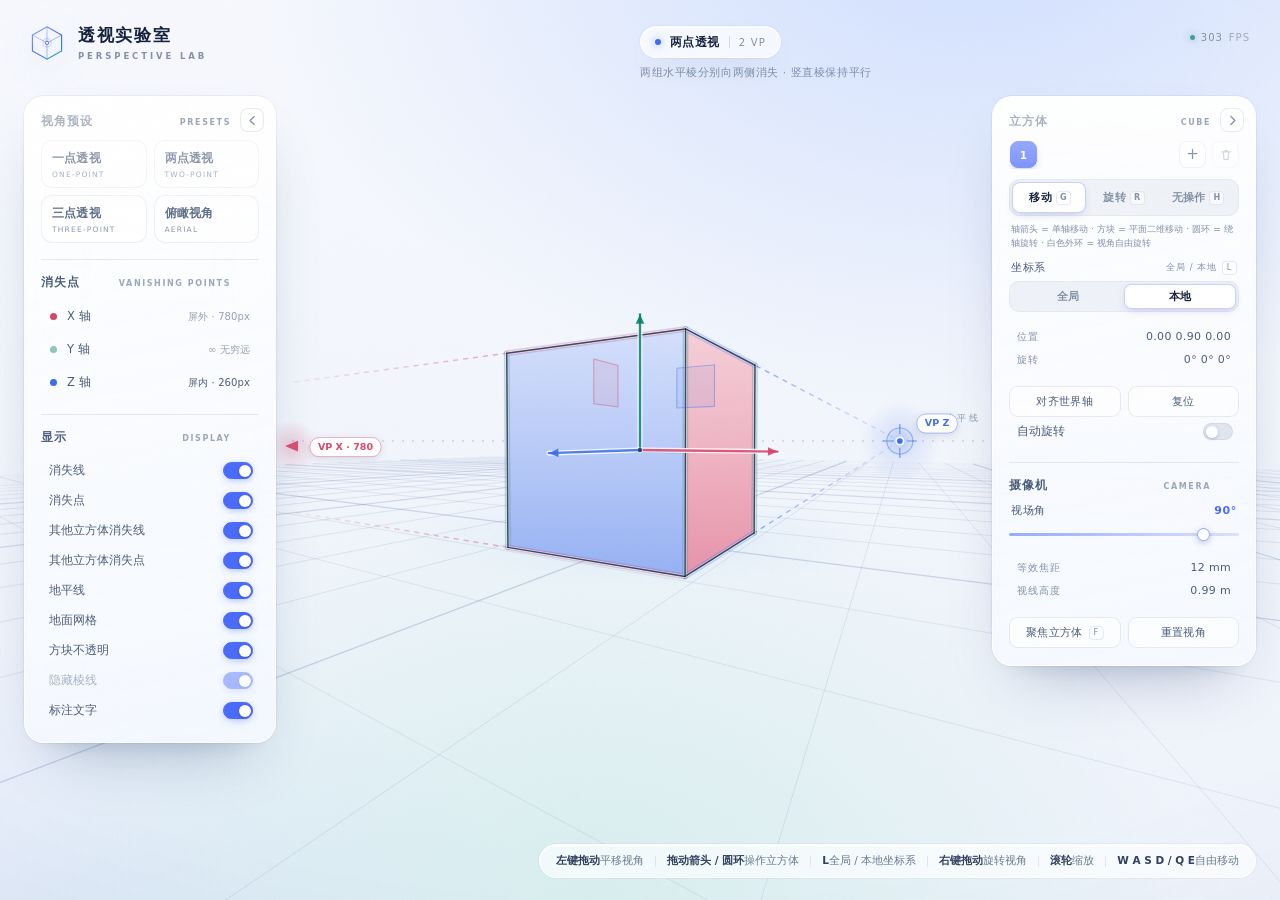
<file: index.html>
<!DOCTYPE html>
<html lang="zh-CN">
<head>
<meta charset="UTF-8">
<meta name="viewport" content="width=device-width, initial-scale=1, maximum-scale=1, user-scalable=no">
<meta name="color-scheme" content="light">
<meta name="theme-color" content="#f3f6fc">
<title>透视实验室 · Perspective Lab</title>
<link rel="stylesheet" href="css/style.css">
</head>
<body>
<div id="app">
  <canvas id="stage" aria-label="三维透视场景"></canvas>

  <header class="topbar">
    <div class="brand">
      <svg class="brand-mark" viewBox="0 0 48 48" fill="none" aria-hidden="true">
        <defs>
          <linearGradient id="brandGrad" x1="6" y1="4" x2="42" y2="44" gradientUnits="userSpaceOnUse">
            <stop stop-color="#7fa6ff"/>
            <stop offset=".55" stop-color="#4b6bfb"/>
            <stop offset="1" stop-color="#13a894"/>
          </linearGradient>
        </defs>
        <path d="M24 3.6 42.4 14v20L24 44.4 5.6 34V14L24 3.6Z" stroke="url(#brandGrad)" stroke-width="1.5"/>
        <path d="M24 3.6v20.2m0 0L5.6 14M24 23.8 42.4 14M24 23.8v20.6" stroke="url(#brandGrad)" stroke-width="1.05" opacity=".55"/>
        <circle cx="24" cy="23.8" r="2.1" fill="#ffffff" stroke="#4b6bfb" stroke-width="1.2"/>
        <circle cx="24" cy="23.8" r="5.2" stroke="#4b6bfb" stroke-opacity=".3"/>
      </svg>
      <div class="brand-text">
        <div class="brand-title">透视实验室</div>
        <div class="brand-sub">PERSPECTIVE&nbsp;LAB</div>
      </div>
    </div>

    <div class="badge" id="badge">
      <span class="badge-dot" id="badgeDot"></span>
      <span class="badge-text" id="badgeText">两点透视</span>
      <span class="badge-sep"></span>
      <span class="badge-meta" id="badgeMeta">2 VP</span>
    </div>
    <div class="badge-note" id="badgeNote">两组水平棱分别向两侧消失 · 竖直棱保持平行</div>

    <div class="top-meta">
      <span class="meta-dot"></span>
      <span id="fps">60</span><span class="meta-unit">FPS</span>
    </div>
  </header>

  <aside class="panel panel-left" id="panelLeft">
    <button class="panel-collapse" id="collapseLeft" type="button" title="收起左侧面板" aria-label="收起左侧面板" aria-expanded="true">
      <svg viewBox="0 0 16 16" fill="none" aria-hidden="true"><path d="M10 3 5 8l5 5" stroke="currentColor" stroke-width="1.6" stroke-linecap="round" stroke-linejoin="round"/></svg>
    </button>
    <section class="panel-section">
      <h2 class="section-title">视角预设<span>PRESETS</span></h2>
      <div class="preset-grid" id="presetGrid">
        <button class="preset" data-preset="one" type="button" title="一点透视（快捷键 1）">
          <span class="preset-name">一点透视</span><span class="preset-sub">ONE-POINT</span>
        </button>
        <button class="preset" data-preset="two" type="button" title="两点透视（快捷键 2）">
          <span class="preset-name">两点透视</span><span class="preset-sub">TWO-POINT</span>
        </button>
        <button class="preset" data-preset="three" type="button" title="三点透视（快捷键 3）">
          <span class="preset-name">三点透视</span><span class="preset-sub">THREE-POINT</span>
        </button>
        <button class="preset" data-preset="aerial" type="button" title="俯瞰视角（快捷键 4）">
          <span class="preset-name">俯瞰视角</span><span class="preset-sub">AERIAL</span>
        </button>
      </div>
    </section>

    <section class="panel-section">
      <h2 class="section-title">消失点<span>VANISHING POINTS</span></h2>
      <div class="vp-list" id="vpList">
        <button class="vp-row" data-axis="0" type="button" title="悬停高亮 X 轴消失线，点击固定高亮">
          <span class="dot"></span><span class="name">X 轴</span><span class="state">—</span>
        </button>
        <button class="vp-row" data-axis="1" type="button" title="悬停高亮 Y 轴消失线，点击固定高亮">
          <span class="dot"></span><span class="name">Y 轴</span><span class="state">—</span>
        </button>
        <button class="vp-row" data-axis="2" type="button" title="悬停高亮 Z 轴消失线，点击固定高亮">
          <span class="dot"></span><span class="name">Z 轴</span><span class="state">—</span>
        </button>
      </div>
    </section>

    <section class="panel-section">
      <h2 class="section-title">显示<span>DISPLAY</span></h2>
      <div class="toggle-list">
        <label class="toggle-row"><span>消失线</span><input type="checkbox" id="tgLines" checked><i class="switch"></i></label>
        <label class="toggle-row"><span>消失点</span><input type="checkbox" id="tgPoints" checked><i class="switch"></i></label>
        <label class="toggle-row" title="为未选中的立方体显示消失线"><span>其他立方体消失线</span><input type="checkbox" id="tgOtherLines" checked><i class="switch"></i></label>
        <label class="toggle-row" title="为未选中的立方体显示消失点"><span>其他立方体消失点</span><input type="checkbox" id="tgOtherPoints" checked><i class="switch"></i></label>
        <label class="toggle-row"><span>地平线</span><input type="checkbox" id="tgHorizon" checked><i class="switch"></i></label>
        <label class="toggle-row"><span>地面网格</span><input type="checkbox" id="tgGrid" checked><i class="switch"></i></label>
        <label class="toggle-row" title="关闭后立方体为半透明玻璃材质"><span>方块不透明</span><input type="checkbox" id="tgOpaque" checked><i class="switch"></i></label>
        <label class="toggle-row"><span>隐藏棱线</span><input type="checkbox" id="tgHidden" checked><i class="switch"></i></label>
        <label class="toggle-row"><span>标注文字</span><input type="checkbox" id="tgLabels" checked><i class="switch"></i></label>
      </div>
    </section>
  </aside>

  <aside class="panel panel-right" id="panelRight">
    <button class="panel-collapse" id="collapseRight" type="button" title="收起右侧面板" aria-label="收起右侧面板" aria-expanded="true">
      <svg viewBox="0 0 16 16" fill="none" aria-hidden="true"><path d="M6 3l5 5-5 5" stroke="currentColor" stroke-width="1.6" stroke-linecap="round" stroke-linejoin="round"/></svg>
    </button>
    <section class="panel-section">
      <h2 class="section-title">立方体<span>CUBE</span></h2>
      <div class="cube-toolbar">
        <div class="cube-list" id="cubeList" aria-label="立方体列表"></div>
        <button class="cube-btn" id="btnAddCube" type="button" title="添加立方体" aria-label="添加立方体">+</button>
        <button class="cube-btn danger" id="btnDeleteCube" type="button" title="删除选中的立方体" aria-label="删除选中的立方体">
          <svg viewBox="0 0 16 16" fill="none" aria-hidden="true"><path d="M3 4.5h10M6.5 4.5V3h3v1.5M5 4.5l.6 8.5h4.8l.6-8.5" stroke="currentColor" stroke-width="1.3" stroke-linecap="round" stroke-linejoin="round"/></svg>
        </button>
      </div>
      <div class="segmented mode-3" id="modeSeg">
        <button class="seg is-active" data-mode="move" type="button" title="移动立方体（G）">移动<kbd>G</kbd></button>
        <button class="seg" data-mode="rotate" type="button" title="旋转立方体（R）">旋转<kbd>R</kbd></button>
        <button class="seg" data-mode="none" type="button" title="隐藏变换手柄，仅观察（H）">无操作<kbd>H</kbd></button>
        <span class="seg-thumb" id="segThumb"></span>
      </div>

      <div class="gizmo-tip">轴箭头 = 单轴移动 · 方块 = 平面二维移动 · 圆环 = 绕轴旋转 · 白色外环 = 视角自由旋转</div>

      <div class="field-head">
        <span>坐标系</span>
        <span class="field-hint">全局 / 本地 <kbd>L</kbd></span>
      </div>
      <div class="segmented is-compact is-second" id="spaceSeg">
        <button class="seg" data-space="global" type="button" title="手柄沿世界坐标轴（快捷键 L 切换）">全局</button>
        <button class="seg is-active" data-space="local" type="button" title="手柄随立方体自身坐标轴（快捷键 L 切换）">本地</button>
        <span class="seg-thumb" id="spaceThumb"></span>
      </div>
      <div class="readouts">
        <div class="readout"><span class="readout-label">位置</span><span class="readout-value" id="cubePos">0.00&nbsp; 0.90&nbsp; 0.00</span></div>
        <div class="readout"><span class="readout-label">旋转</span><span class="readout-value" id="cubeRot">0°&nbsp; 0°&nbsp; 0°</span></div>
      </div>
      <div class="btn-row">
        <button class="btn" id="btnAlign" type="button" title="把立方体旋转回与世界轴对齐">对齐世界轴</button>
        <button class="btn" id="btnResetCube" type="button" title="立方体回到初始位置和角度">复位</button>
      </div>
      <label class="toggle-row" title="立方体缓慢自转，观察消失点实时变化"><span>自动旋转</span><input type="checkbox" id="tgSpin"><i class="switch"></i></label>
    </section>

    <section class="panel-section">
      <h2 class="section-title">摄像机<span>CAMERA</span></h2>
      <div class="slider-head"><span>视场角</span><b id="fovValue">90°</b></div>
      <input class="slider" id="fovRange" type="range" min="24" max="100" step="1" value="90" aria-label="视场角" title="镜头视场角：越大越广，消失点越靠近画面中心">
      <div class="readouts">
        <div class="readout"><span class="readout-label">等效焦距</span><span class="readout-value" id="focalValue">12 mm</span></div>
        <div class="readout"><span class="readout-label">视线高度</span><span class="readout-value" id="eyeValue">0.96 m</span></div>
      </div>
      <div class="btn-row">
        <button class="btn" id="btnFocus" type="button" title="把摄像机对准立方体（F）">聚焦立方体<kbd>F</kbd></button>
        <button class="btn" id="btnResetView" type="button" title="回到初始视角">重置视角</button>
      </div>
    </section>
  </aside>

  <footer class="hintbar" id="hintbar">
    <span class="hint"><b>左键拖动</b>平移视角</span>
    <span class="hint-sep"></span>
    <span class="hint"><b>拖动箭头 / 圆环</b>操作立方体</span>
    <span class="hint-sep"></span>
    <span class="hint"><b>L</b>全局 / 本地坐标系</span>
    <span class="hint-sep"></span>
    <span class="hint"><b>右键拖动</b>旋转视角</span>
    <span class="hint-sep"></span>
    <span class="hint"><b>滚轮</b>缩放</span>
    <span class="hint-sep"></span>
    <span class="hint"><b>W A S D / Q E</b>自由移动</span>
  </footer>

  <button class="panel-tab panel-tab-left" id="tabLeft" type="button" title="展开左侧面板" aria-label="展开左侧面板">
    <svg viewBox="0 0 16 16" fill="none" aria-hidden="true"><path d="M6 3l5 5-5 5" stroke="currentColor" stroke-width="1.6" stroke-linecap="round" stroke-linejoin="round"/></svg>
  </button>
  <button class="panel-tab panel-tab-right" id="tabRight" type="button" title="展开右侧面板" aria-label="展开右侧面板">
    <svg viewBox="0 0 16 16" fill="none" aria-hidden="true"><path d="M10 3 5 8l5 5" stroke="currentColor" stroke-width="1.6" stroke-linecap="round" stroke-linejoin="round"/></svg>
  </button>

  <button class="panel-toggle" id="panelToggle" type="button" aria-label="显示或隐藏控制面板" aria-expanded="false">
    <svg viewBox="0 0 20 20" fill="none" aria-hidden="true">
      <path d="M3 6h14M3 10h14M3 14h14" stroke="currentColor" stroke-width="1.5" stroke-linecap="round"/>
      <circle cx="7" cy="6" r="2" fill="currentColor"/>
      <circle cx="13" cy="10" r="2" fill="currentColor"/>
      <circle cx="9" cy="14" r="2" fill="currentColor"/>
    </svg>
  </button>
</div>

<script src="js/core.js"></script>
<script src="js/scene.js"></script>
<script src="js/render.js"></script>
<script src="js/app.js"></script>
</body>
</html>
</file>
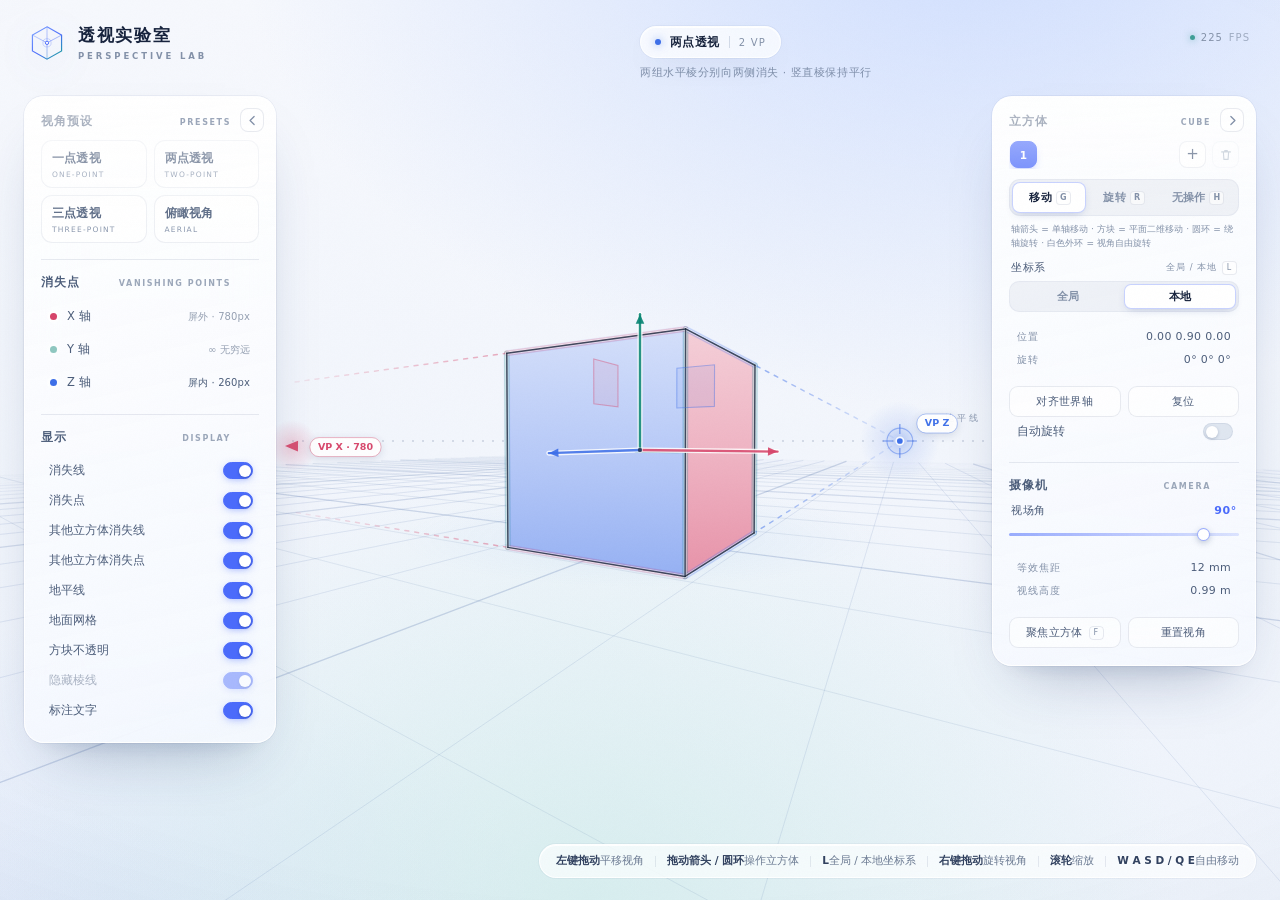
<file: perspective-lab.html>
<!DOCTYPE html>
<html lang="zh-CN">
<head>
<meta charset="UTF-8">
<meta name="viewport" content="width=device-width, initial-scale=1, maximum-scale=1, user-scalable=no">
<meta name="color-scheme" content="light">
<meta name="theme-color" content="#f3f6fc">
<title>透视实验室 · Perspective Lab</title>
<style>
/* ============================================================
   透视实验室 · Perspective Lab — visual system (light)
   ============================================================ */
:root {
  --x: #d6456a;
  --y: #0a8574;
  --z: #3d6fe8;
  --x-soft: rgba(214, 69, 106, .12);
  --y-soft: rgba(10, 133, 116, .12);
  --z-soft: rgba(61, 111, 232, .12);
  --accent: #4b6bfb;
  --accent-soft: rgba(75, 107, 251, .10);
  --ink: #17233d;
  --ink-2: #4d5e7b;
  --ink-3: #8492a9;
  --line: rgba(38, 66, 112, .10);
  --line-strong: rgba(38, 66, 112, .17);
  --glass: linear-gradient(168deg, rgba(255, 255, 255, .92) 0%, rgba(246, 249, 255, .84) 100%);
  --radius: 20px;
  --ease: cubic-bezier(.22, .61, .36, 1);
  --font: "Segoe UI Variable Display", "Segoe UI", "PingFang SC", "Hiragino Sans GB",
          "Microsoft YaHei", system-ui, -apple-system, sans-serif;
  color-scheme: light;
}

* { box-sizing: border-box; }

html, body {
  height: 100%;
  margin: 0;
  overflow: hidden;
}

body {
  background:
    radial-gradient(1150px 780px at 76% -10%, rgba(170, 197, 255, .52), transparent 64%),
    radial-gradient(900px 660px at 46% 100%, rgba(170, 226, 214, .34), transparent 66%),
    radial-gradient(760px 560px at 6% 108%, rgba(196, 214, 245, .38), transparent 62%),
    linear-gradient(180deg, #f6f8fd 0%, #eef3fb 100%);
  color: var(--ink);
  font-family: var(--font);
  -webkit-font-smoothing: antialiased;
  text-rendering: optimizeLegibility;
  user-select: none;
}

#app { position: fixed; inset: 0; isolation: isolate; }

/* 极淡的暗角与纸张颗粒 */
#app::after {
  content: "";
  position: fixed;
  inset: 0;
  z-index: 2;
  pointer-events: none;
  background: radial-gradient(125% 95% at 50% 44%, transparent 58%, rgba(48, 74, 122, .07) 100%);
}

body::after {
  content: "";
  position: fixed;
  inset: 0;
  z-index: 60;
  pointer-events: none;
  opacity: .018;
  mix-blend-mode: multiply;
  background-image: url("data:image/svg+xml,%3Csvg xmlns='http://www.w3.org/2000/svg' width='140' height='140'%3E%3Cfilter id='n'%3E%3CfeTurbulence type='fractalNoise' baseFrequency='.85' numOctaves='2' stitchTiles='stitch'/%3E%3C/filter%3E%3Crect width='100%25' height='100%25' filter='url(%23n)'/%3E%3C/svg%3E");
}

#stage {
  position: fixed;
  inset: 0;
  z-index: 1;
  display: block;
  width: 100%;
  height: 100%;
  touch-action: none;
  cursor: grab;
  opacity: 0;
  animation: stageIn .9s var(--ease) .1s both;
}
#stage.is-grabbing { cursor: grabbing; }
#stage.is-handle { cursor: pointer; }
#stage.is-rotate-handle { cursor: crosshair; }
#stage.is-cube-hover { cursor: pointer; }

@keyframes stageIn { from { opacity: 0; } to { opacity: 1; } }

/* ============================ top bar ============================ */
.topbar {
  position: fixed;
  top: 0; left: 0; right: 0;
  z-index: 20;
  display: flex;
  align-items: flex-start;
  justify-content: space-between;
  padding: 24px 28px 0;
  pointer-events: none;
}

.brand {
  display: flex;
  align-items: center;
  gap: 12px;
  pointer-events: auto;
  animation: fadeDown .8s var(--ease) .15s both;
}

.brand-mark {
  width: 38px;
  height: 38px;
  filter: drop-shadow(0 8px 18px rgba(76, 108, 180, .28));
}

.brand-title {
  font-size: 16.5px;
  font-weight: 680;
  letter-spacing: .10em;
  color: var(--ink);
}

.brand-sub {
  margin-top: 4px;
  font-size: 8.5px;
  font-weight: 600;
  letter-spacing: .34em;
  color: var(--ink-3);
}

.badge {
  position: absolute;
  top: 26px;
  left: 50%;
  transform: translateX(-50%);
  display: flex;
  align-items: center;
  gap: 9px;
  height: 32px;
  padding: 0 14px;
  border-radius: 99px;
  border: 1px solid rgba(255, 255, 255, .8);
  background: rgba(255, 255, 255, .72);
  backdrop-filter: blur(18px) saturate(140%);
  -webkit-backdrop-filter: blur(18px) saturate(140%);
  font-size: 11.5px;
  color: var(--ink-2);
  letter-spacing: .04em;
  box-shadow: 0 12px 28px -14px rgba(40, 66, 110, .35), 0 0 0 1px rgba(38, 66, 112, .045), 0 1px 0 rgba(255, 255, 255, .9) inset;
  animation: fadeDown .8s var(--ease) .25s both;
  white-space: nowrap;
}

.badge-dot {
  width: 6px; height: 6px; border-radius: 50%;
  background: var(--accent);
  box-shadow: 0 0 8px rgba(75, 107, 251, .7);
  animation: dotPulse 2.6s ease-in-out infinite;
}
.badge[data-type="1"] .badge-dot { background: var(--y); box-shadow: 0 0 8px rgba(10, 133, 116, .65); }
.badge[data-type="2"] .badge-dot { background: var(--z); box-shadow: 0 0 8px rgba(61, 111, 232, .65); }
.badge[data-type="3"] .badge-dot { background: var(--x); box-shadow: 0 0 8px rgba(214, 69, 106, .6); }
.badge-text { color: var(--ink); font-weight: 650; }
.badge-sep { width: 1px; height: 12px; background: var(--line-strong); }
.badge-meta { color: var(--ink-3); font-size: 10px; letter-spacing: .12em; font-variant-numeric: tabular-nums; }

@keyframes dotPulse { 0%, 100% { opacity: 1; } 50% { opacity: .45; } }

.badge-note {
  position: absolute;
  top: 66px;
  left: 50%;
  transform: translateX(-50%);
  z-index: 20;
  font-size: 10.5px;
  letter-spacing: .055em;
  color: rgba(90, 108, 137, .72);
  white-space: nowrap;
  pointer-events: none;
  animation: fadeDown .8s var(--ease) .32s both;
  transition: opacity .3s var(--ease);
}
@media (max-width: 1240px) { .badge-note { display: none; } }

.top-meta {
  position: absolute;
  top: 32px;
  right: 30px;
  display: flex;
  align-items: center;
  gap: 6px;
  font-size: 10px;
  color: var(--ink-3);
  letter-spacing: .1em;
  font-variant-numeric: tabular-nums;
  animation: fadeDown .8s var(--ease) .3s both;
}
.meta-dot { width: 5px; height: 5px; border-radius: 50%; background: rgba(10, 133, 116, .75); box-shadow: 0 0 7px rgba(10, 133, 116, .5); }
.meta-unit { opacity: .7; }

/* ============================ panels ============================ */
.panel {
  position: fixed;
  z-index: 10;
  width: 252px;
  padding: 17px 16px;
  border-radius: var(--radius);
  max-height: calc(100vh - 170px);
  overflow-y: auto;
  scrollbar-width: none;
  transition: transform .46s var(--ease), opacity .34s var(--ease);
  border: 1px solid rgba(255, 255, 255, .85);
  background: var(--glass);
  backdrop-filter: blur(24px) saturate(125%);
  -webkit-backdrop-filter: blur(24px) saturate(125%);
  box-shadow:
    0 30px 60px -30px rgba(32, 58, 104, .38),
    0 12px 26px -22px rgba(32, 58, 104, .28),
    0 0 0 1px rgba(38, 66, 112, .055),
    0 1px 0 rgba(255, 255, 255, .95) inset;
  animation: panelIn .8s var(--ease) both;
}
.panel::-webkit-scrollbar { display: none; }
.panel::before {
  content: "";
  position: absolute;
  inset: 0;
  border-radius: inherit;
  pointer-events: none;
  background: linear-gradient(180deg, rgba(255, 255, 255, .65), transparent 22%);
}
.panel-left { left: 24px; top: 96px; animation-delay: .12s; }
.panel-right { right: 24px; top: 96px; width: 264px; animation-delay: .2s; }

.panel-left.is-collapsed { transform: translateX(calc(-100% - 44px)); opacity: 0; pointer-events: none; }
.panel-right.is-collapsed { transform: translateX(calc(100% + 44px)); opacity: 0; pointer-events: none; }

.panel-collapse {
  position: absolute;
  top: 11px;
  right: 11px;
  z-index: 4;
  display: flex;
  align-items: center;
  justify-content: center;
  width: 24px;
  height: 24px;
  padding: 0;
  border-radius: 8px;
  border: 1px solid rgba(38, 66, 112, .1);
  background: rgba(255, 255, 255, .55);
  color: var(--ink-3);
  cursor: pointer;
  transition: background .2s var(--ease), color .2s var(--ease), border-color .2s var(--ease);
}
.panel-collapse svg { width: 13px; height: 13px; }
.panel-collapse:hover {
  background: rgba(75, 107, 251, .1);
  border-color: rgba(75, 107, 251, .25);
  color: var(--accent);
}

.panel-tab {
  display: none;
  align-items: center;
  justify-content: center;
  position: fixed;
  top: 96px;
  z-index: 14;
  width: 38px;
  height: 38px;
  padding: 0;
  border-radius: 12px;
  border: 1px solid rgba(255, 255, 255, .92);
  background: rgba(255, 255, 255, .8);
  backdrop-filter: blur(18px) saturate(125%);
  -webkit-backdrop-filter: blur(18px) saturate(125%);
  color: #4a5f86;
  cursor: pointer;
  box-shadow: 0 14px 30px -16px rgba(32, 58, 104, .5), 0 0 0 1px rgba(38, 66, 112, .05), 0 1px 0 rgba(255, 255, 255, .9) inset;
  transition: background .2s var(--ease), color .2s var(--ease), transform .2s var(--ease);
}
.panel-tab svg { width: 16px; height: 16px; }
.panel-tab.is-visible { display: flex; }
.panel-tab-left { left: 24px; }
.panel-tab-right { right: 24px; }
.panel-tab:hover { background: rgba(255, 255, 255, .98); color: var(--accent); transform: translateY(-1px); }

@keyframes panelIn {
  from { opacity: 0; transform: translateY(16px) scale(.985); }
  to   { opacity: 1; transform: none; }
}
@keyframes fadeDown {
  from { opacity: 0; transform: translateY(-8px); }
  to   { opacity: 1; transform: none; }
}

.panel-section + .panel-section {
  margin-top: 16px;
  padding-top: 15px;
  border-top: 1px solid var(--line);
}

.section-title {
  display: flex;
  align-items: baseline;
  gap: 10px;
  margin: 0 0 11px;
  padding-right: 28px;
  font-size: 11.5px;
  font-weight: 650;
  letter-spacing: .08em;
  color: var(--ink-2);
}
.section-title span {
  margin-left: auto;
  font-size: 8px;
  font-weight: 600;
  letter-spacing: .2em;
  color: var(--ink-3);
  opacity: .8;
}

/* ---------- cube list ---------- */.cube-toolbar {
  display: flex;
  align-items: center;
  gap: 6px;
  margin: 2px 0 10px;
}
.cube-list {
  flex: 1;
  display: flex;
  gap: 5px;
  padding: 1px;
  overflow-x: auto;
  scrollbar-width: none;
}
.cube-list::-webkit-scrollbar { display: none; }
.cube-chip {
  flex: none;
  width: 27px;
  height: 27px;
  padding: 0;
  border-radius: 8px;
  border: 1px solid rgba(38, 66, 112, .1);
  background: rgba(255, 255, 255, .6);
  color: var(--ink-2);
  font-family: inherit;
  font-size: 10.5px;
  font-weight: 600;
  cursor: pointer;
  transition: background .2s var(--ease), border-color .2s var(--ease),
              color .2s var(--ease), box-shadow .2s var(--ease), transform .2s var(--ease);
}
.cube-chip:hover {
  border-color: rgba(75, 107, 251, .3);
  background: rgba(75, 107, 251, .08);
  transform: translateY(-1px);
}
.cube-chip.is-active {
  background: var(--accent);
  border-color: var(--accent);
  color: #fff;
  box-shadow: 0 4px 10px -4px rgba(75, 107, 251, .7);
}
.cube-btn {
  flex: none;
  display: flex;
  align-items: center;
  justify-content: center;
  width: 27px;
  height: 27px;
  padding: 0;
  border-radius: 8px;
  border: 1px solid rgba(38, 66, 112, .1);
  background: rgba(255, 255, 255, .62);
  color: var(--ink-2);
  font-family: inherit;
  font-size: 15px;
  line-height: 1;
  cursor: pointer;
  transition: background .2s var(--ease), border-color .2s var(--ease),
              color .2s var(--ease), transform .2s var(--ease);
}
.cube-btn svg { width: 14px; height: 14px; }
.cube-btn:hover {
  background: rgba(75, 107, 251, .1);
  border-color: rgba(75, 107, 251, .3);
  color: var(--accent);
  transform: translateY(-1px);
}
.cube-btn.danger:hover {
  background: rgba(214, 69, 106, .09);
  border-color: rgba(214, 69, 106, .3);
  color: var(--x);
}
.cube-btn:disabled {
  opacity: .35;
  cursor: not-allowed;
  transform: none;
  background: rgba(255, 255, 255, .4);
  border-color: rgba(38, 66, 112, .08);
  color: var(--ink-3);
}

/* ---------- presets ---------- */
.preset-grid {
  display: grid;
  grid-template-columns: 1fr 1fr;
  gap: 7px;
}

.preset {
  display: flex;
  flex-direction: column;
  align-items: flex-start;
  gap: 3px;
  padding: 9px 10px 8px;
  border-radius: 11px;
  border: 1px solid rgba(38, 66, 112, .08);
  background: rgba(255, 255, 255, .6);
  color: var(--ink-2);
  font-family: inherit;
  text-align: left;
  cursor: pointer;
  transition: background .22s var(--ease), border-color .22s var(--ease),
              transform .22s var(--ease), color .22s var(--ease), box-shadow .22s var(--ease);
}
.preset:hover {
  background: rgba(75, 107, 251, .07);
  border-color: rgba(75, 107, 251, .24);
  color: var(--ink);
  transform: translateY(-1px);
  box-shadow: 0 8px 18px -12px rgba(43, 72, 140, .35);
}
.preset:active { transform: translateY(0) scale(.985); }
.preset.is-active {
  background: linear-gradient(150deg, rgba(75, 107, 251, .15), rgba(75, 107, 251, .045));
  border-color: rgba(75, 107, 251, .42);
  color: var(--ink);
  box-shadow: 0 8px 20px -14px rgba(75, 107, 251, .7), 0 0 0 1px rgba(75, 107, 251, .08) inset;
}
.preset-name { font-size: 12px; font-weight: 650; letter-spacing: .02em; }
.preset-sub { font-size: 7.5px; letter-spacing: .16em; color: var(--ink-3); }
.preset.is-active .preset-sub { color: rgba(62, 96, 190, .7); }

/* ---------- vanishing point list ---------- */
.vp-list { display: flex; flex-direction: column; gap: 2px; }

.vp-row {
  display: grid;
  grid-template-columns: 8px 46px 1fr;
  align-items: center;
  gap: 9px;
  padding: 7px 8px;
  border: 1px solid transparent;
  border-radius: 9px;
  background: transparent;
  color: inherit;
  font-family: inherit;
  text-align: left;
  cursor: pointer;
  transition: background .2s var(--ease), border-color .2s var(--ease);
}
.vp-row:hover, .vp-row.is-hot {
  background: rgba(38, 66, 112, .045);
  border-color: rgba(38, 66, 112, .06);
}
.vp-row .dot {
  width: 7px; height: 7px; border-radius: 50%;
  background: var(--c, var(--accent));
  box-shadow: 0 0 0 3px rgba(255, 255, 255, .55);
  opacity: .45;
  transition: opacity .25s var(--ease), transform .25s var(--ease);
}
.vp-row.is-finite .dot { opacity: 1; }
.vp-row[data-axis="0"] { --c: var(--x); }
.vp-row[data-axis="1"] { --c: var(--y); }
.vp-row[data-axis="2"] { --c: var(--z); }
.vp-row .name { font-size: 11.5px; color: var(--ink-2); letter-spacing: .02em; }
.vp-row .state {
  justify-self: end;
  font-size: 10px;
  color: var(--ink-3);
  font-variant-numeric: tabular-nums;
  letter-spacing: .01em;
}
.vp-row.is-finite .state { color: var(--ink-2); }
.vp-row.is-out .state { color: rgba(109, 124, 148, .72); }

/* ---------- toggles ---------- */
.toggle-list { display: flex; flex-direction: column; gap: 1px; }

.toggle-row {
  display: flex;
  align-items: center;
  justify-content: space-between;
  gap: 12px;
  padding: 6px 6px 6px 8px;
  border-radius: 9px;
  font-size: 11.5px;
  color: var(--ink-2);
  cursor: pointer;
  transition: background .18s var(--ease), color .18s var(--ease);
}
.toggle-row:hover { background: rgba(38, 66, 112, .04); color: var(--ink); }
.toggle-row.is-disabled { opacity: .45; }
.toggle-row.is-disabled:hover { background: transparent; color: var(--ink-2); }
.toggle-row input { position: absolute; opacity: 0; width: 0; height: 0; pointer-events: none; }

.switch {
  position: relative;
  flex: none;
  width: 30px;
  height: 17px;
  border-radius: 99px;
  background: #dfe6f0;
  border: 1px solid rgba(38, 66, 112, .08);
  transition: background .22s var(--ease), border-color .22s var(--ease), box-shadow .22s var(--ease);
}
.switch::after {
  content: "";
  position: absolute;
  top: 1.5px; left: 2px;
  width: 12px; height: 12px;
  border-radius: 50%;
  background: #ffffff;
  box-shadow: 0 1px 3px rgba(32, 55, 95, .25);
  transition: transform .24s var(--ease), background .24s var(--ease), box-shadow .24s var(--ease);
}
.toggle-row input:checked + .switch {
  background: #4b6bfb;
  border-color: #4b6bfb;
  box-shadow: 0 2px 8px -2px rgba(75, 107, 251, .55);
}
.toggle-row input:checked + .switch::after {
  transform: translateX(13px);
  background: #ffffff;
  box-shadow: 0 1px 3px rgba(20, 40, 100, .35);
}
.toggle-row input:focus-visible + .switch { outline: 2px solid rgba(75, 107, 251, .65); outline-offset: 2px; }

/* ---------- segmented control ---------- */
.segmented {
  position: relative;
  display: grid;
  grid-template-columns: 1fr 1fr;
  padding: 3px;
  border-radius: 11px;
  background: rgba(38, 66, 112, .055);
  border: 1px solid rgba(38, 66, 112, .05);
}
.seg {
  position: relative;
  z-index: 2;
  display: flex;
  align-items: center;
  justify-content: center;
  gap: 6px;
  height: 29px;
  border: 0;
  background: transparent;
  color: var(--ink-3);
  font-family: inherit;
  font-size: 11.5px;
  font-weight: 600;
  letter-spacing: .03em;
  cursor: pointer;
  transition: color .22s var(--ease);
}
.seg:hover { color: var(--ink-2); }
.seg.is-active { color: var(--ink); }
.seg kbd {
  font-family: inherit;
  font-size: 8.5px;
  line-height: 1;
  padding: 2px 4px;
  border-radius: 4px;
  border: 1px solid rgba(38, 66, 112, .1);
  background: rgba(255, 255, 255, .6);
  color: var(--ink-3);
}
.seg-thumb {
  position: absolute;
  z-index: 1;
  top: 3px; left: 3px;
  width: calc(50% - 3px);
  height: calc(100% - 6px);
  border-radius: 8px;
  background: #ffffff;
  border: 1px solid rgba(75, 107, 251, .3);
  box-shadow: 0 3px 10px -4px rgba(43, 72, 140, .35), 0 1px 0 rgba(255, 255, 255, .9) inset;
  transition: transform .32s var(--ease);
  pointer-events: none;
}
.segmented.is-rotate .seg-thumb { transform: translateX(100%); }
.segmented.is-second .seg-thumb { transform: translateX(100%); }
.segmented.is-none .seg-thumb { transform: translateX(200%); }

/* 三档模式（移动 / 旋转 / 无操作） */
.segmented.mode-3 { grid-template-columns: repeat(3, 1fr); }
.segmented.mode-3 .seg-thumb { width: calc(33.333% - 2px); top: 2px; left: 2px; height: calc(100% - 4px); }
.segmented.mode-3.is-rotate .seg-thumb { transform: translateX(100%); }
.segmented.mode-3.is-none .seg-thumb { transform: translateX(200%); }
.segmented.mode-3 .seg { gap: 4px; font-size: 10.5px; }
.segmented.mode-3 .seg kbd { font-size: 8px; padding: 2px 3px; }

.segmented.is-compact { padding: 2px; border-radius: 10px; }
.segmented.is-compact .seg { height: 25px; font-size: 11px; }
.segmented.is-compact .seg-thumb {
  top: 2px; left: 2px;
  width: calc(50% - 2px);
  height: calc(100% - 4px);
  border-radius: 7px;
}

.gizmo-tip {
  margin: 7px 2px 9px;
  font-size: 9px;
  line-height: 1.5;
  letter-spacing: .01em;
  color: var(--ink-3);
}

.field-head {
  display: flex;
  align-items: center;
  justify-content: space-between;
  margin: 11px 2px 6px;
  font-size: 10.5px;
  letter-spacing: .06em;
  color: var(--ink-2);
}
.field-hint {
  display: inline-flex;
  align-items: center;
  gap: 5px;
  font-size: 8.5px;
  letter-spacing: .1em;
  color: var(--ink-3);
  text-transform: uppercase;
}
.field-hint kbd {
  font-family: inherit;
  font-size: 8px;
  line-height: 1;
  padding: 2px 4px;
  border-radius: 4px;
  border: 1px solid rgba(38, 66, 112, .1);
  background: rgba(255, 255, 255, .65);
  color: var(--ink-3);
}

/* ---------- readouts ---------- */
.readouts {
  display: flex;
  flex-direction: column;
  gap: 1px;
  margin: 10px 0 11px;
  padding: 4px 2px;
}
.readout {
  display: flex;
  align-items: baseline;
  justify-content: space-between;
  gap: 10px;
  padding: 4px 6px;
  border-radius: 6px;
}
.readout-label {
  font-size: 10px;
  letter-spacing: .1em;
  color: var(--ink-3);
  white-space: nowrap;
}
.readout-value {
  font-size: 11px;
  color: var(--ink-2);
  font-variant-numeric: tabular-nums;
  letter-spacing: .03em;
  white-space: nowrap;
}

/* ---------- buttons ---------- */
.btn-row { display: grid; grid-template-columns: 1fr 1fr; gap: 7px; }
.btn {
  display: inline-flex;
  align-items: center;
  justify-content: center;
  gap: 6px;
  height: 31px;
  padding: 0 10px;
  border-radius: 9px;
  border: 1px solid rgba(38, 66, 112, .1);
  background: rgba(255, 255, 255, .62);
  color: var(--ink-2);
  font-family: inherit;
  font-size: 10.5px;
  letter-spacing: .03em;
  cursor: pointer;
  transition: background .2s var(--ease), border-color .2s var(--ease),
              color .2s var(--ease), transform .2s var(--ease), box-shadow .2s var(--ease);
}
.btn:hover {
  background: rgba(75, 107, 251, .08);
  border-color: rgba(75, 107, 251, .28);
  color: var(--ink);
  transform: translateY(-1px);
  box-shadow: 0 6px 14px -10px rgba(43, 72, 140, .5);
}
.btn:active { transform: translateY(0) scale(.985); }
.btn kbd {
  font-family: inherit;
  font-size: 8px;
  line-height: 1;
  padding: 2px 4px;
  border-radius: 4px;
  border: 1px solid rgba(38, 66, 112, .1);
  color: var(--ink-3);
}

/* ---------- slider ---------- */
.slider-head {
  display: flex;
  align-items: baseline;
  justify-content: space-between;
  margin: 2px 2px 7px;
  font-size: 10.5px;
  color: var(--ink-2);
  letter-spacing: .06em;
}
.slider-head b { font-size: 11px; color: var(--accent); font-weight: 650; font-variant-numeric: tabular-nums; }

.slider {
  -webkit-appearance: none;
  appearance: none;
  display: block;
  width: 100%;
  height: 18px;
  margin: 0 0 4px;
  background: transparent;
  cursor: pointer;
}
.slider::-webkit-slider-runnable-track {
  height: 3px;
  border-radius: 99px;
  background: linear-gradient(90deg, rgba(75, 107, 251, .55), rgba(75, 107, 251, .16));
}
.slider::-webkit-slider-thumb {
  -webkit-appearance: none;
  width: 13px; height: 13px;
  margin-top: -5px;
  border-radius: 50%;
  background: #ffffff;
  border: 1px solid rgba(75, 107, 251, .55);
  box-shadow: 0 2px 6px rgba(40, 66, 110, .28);
  transition: box-shadow .2s var(--ease);
}
.slider:hover::-webkit-slider-thumb { box-shadow: 0 0 0 4px rgba(75, 107, 251, .15), 0 2px 8px rgba(40, 66, 110, .3); }
.slider::-moz-range-track { height: 3px; border-radius: 99px; background: rgba(75, 107, 251, .28); }
.slider::-moz-range-thumb { width: 13px; height: 13px; border: 1px solid rgba(75, 107, 251, .6); border-radius: 50%; background: #fff; box-shadow: 0 2px 6px rgba(40, 66, 110, .3); }

/* ---------- hints ---------- */
.hintbar {
  position: fixed;
  right: 24px;
  bottom: 22px;
  bottom: max(22px, env(safe-area-inset-bottom, 22px));
  transform: none;
  z-index: 10;
  display: flex;
  align-items: center;
  gap: 11px;
  padding: 9px 16px;
  border-radius: 99px;
  border: 1px solid rgba(255, 255, 255, .9);
  background: rgba(255, 255, 255, .68);
  backdrop-filter: blur(18px) saturate(130%);
  -webkit-backdrop-filter: blur(18px) saturate(130%);
  box-shadow: 0 14px 34px -18px rgba(32, 58, 104, .45), 0 0 0 1px rgba(38, 66, 112, .04), 0 1px 0 rgba(255, 255, 255, .9) inset;
  font-size: 10.5px;
  color: #6b7a92;
  white-space: nowrap;
  animation: panelIn .8s var(--ease) .35s both;
}
.hint b { color: #31415f; font-weight: 600; }
.hint-sep { width: 1px; height: 11px; background: var(--line); flex: none; }

.corner-note {
  display: none;
}

/* ---------- focus ---------- */
button:focus-visible, input:focus-visible {
  outline: 2px solid rgba(75, 107, 251, .55);
  outline-offset: 2px;
}

/* ---------- mobile panel toggle ---------- */
.panel-toggle { display: none; }

/* ---------- responsive ---------- */
@media (max-width: 1240px) {
  .hintbar { gap: 8px; padding: 8px 13px; }
  .hint:nth-child(n+7), .hint-sep:nth-child(n+7) { display: none; }
}

@media (max-width: 1080px) {
  .panel { width: 228px; padding: 15px 13px; }
  .panel-right { width: 238px; }
  .hintbar { display: none; }
}

@media (max-width: 900px) {
  .panel-left { display: none; }
  .panel-collapse, .panel-tab { display: none !important; }
  .panel-right {
    top: auto;
    right: 12px;
    bottom: 74px;
    width: min(282px, calc(100vw - 24px));
    max-height: min(58vh, 540px);
    overflow-y: auto;
    scrollbar-width: none;
    animation: none;
    opacity: 0;
    transform: translateY(calc(100% + 120px));
    pointer-events: none;
    transition: transform .42s var(--ease), opacity .3s var(--ease);
    z-index: 25;
  }
  .panel-right::-webkit-scrollbar { display: none; }
  .panel-right.is-open { opacity: 1; transform: none; pointer-events: auto; }

  .panel-toggle {
    display: flex;
    align-items: center;
    justify-content: center;
    position: fixed;
    right: 14px;
    bottom: 16px;
    z-index: 30;
    width: 46px;
    height: 46px;
    border-radius: 15px;
    border: 1px solid rgba(255, 255, 255, .95);
    background: rgba(255, 255, 255, .78);
    backdrop-filter: blur(18px) saturate(130%);
    -webkit-backdrop-filter: blur(18px) saturate(130%);
    color: #4a5f86;
    cursor: pointer;
    box-shadow: 0 14px 30px -14px rgba(32, 58, 104, .45), 0 0 0 1px rgba(38, 66, 112, .045), 0 1px 0 rgba(255, 255, 255, .9) inset;
    transition: background .22s var(--ease), color .22s var(--ease), transform .22s var(--ease);
  }
  .panel-toggle:hover { background: rgba(255, 255, 255, .95); color: var(--accent); }
  .panel-toggle:active { transform: scale(.95); }
  .panel-toggle[aria-expanded="true"] {
    background: rgba(75, 107, 251, .1);
    border-color: rgba(75, 107, 251, .35);
    color: var(--accent);
  }
  .panel-toggle svg { width: 20px; height: 20px; }

  .topbar { padding: 18px 18px 0; }
  .top-meta { right: 20px; }
  .brand-sub { display: none; }
  .badge { top: 20px; height: 28px; padding: 0 11px; font-size: 10.5px; }
}

@media (max-width: 640px) {
  .brand-title { font-size: 14px; }
  .badge { left: auto; right: 18px; transform: none; }
  .top-meta { display: none; }
  .panel-right .readouts { display: none; }
  .panel-right .btn-row { grid-template-columns: 1fr; }
}

@media (prefers-reduced-motion: reduce) {
  *, *::before, *::after { animation-duration: .001s !important; transition-duration: .001s !important; }
}

</style>
</head>
<body>
<div id="app">
  <canvas id="stage" aria-label="三维透视场景"></canvas>

  <header class="topbar">
    <div class="brand">
      <svg class="brand-mark" viewBox="0 0 48 48" fill="none" aria-hidden="true">
        <defs>
          <linearGradient id="brandGrad" x1="6" y1="4" x2="42" y2="44" gradientUnits="userSpaceOnUse">
            <stop stop-color="#7fa6ff"/>
            <stop offset=".55" stop-color="#4b6bfb"/>
            <stop offset="1" stop-color="#13a894"/>
          </linearGradient>
        </defs>
        <path d="M24 3.6 42.4 14v20L24 44.4 5.6 34V14L24 3.6Z" stroke="url(#brandGrad)" stroke-width="1.5"/>
        <path d="M24 3.6v20.2m0 0L5.6 14M24 23.8 42.4 14M24 23.8v20.6" stroke="url(#brandGrad)" stroke-width="1.05" opacity=".55"/>
        <circle cx="24" cy="23.8" r="2.1" fill="#ffffff" stroke="#4b6bfb" stroke-width="1.2"/>
        <circle cx="24" cy="23.8" r="5.2" stroke="#4b6bfb" stroke-opacity=".3"/>
      </svg>
      <div class="brand-text">
        <div class="brand-title">透视实验室</div>
        <div class="brand-sub">PERSPECTIVE&nbsp;LAB</div>
      </div>
    </div>

    <div class="badge" id="badge">
      <span class="badge-dot" id="badgeDot"></span>
      <span class="badge-text" id="badgeText">两点透视</span>
      <span class="badge-sep"></span>
      <span class="badge-meta" id="badgeMeta">2 VP</span>
    </div>
    <div class="badge-note" id="badgeNote">两组水平棱分别向两侧消失 · 竖直棱保持平行</div>

    <div class="top-meta">
      <span class="meta-dot"></span>
      <span id="fps">60</span><span class="meta-unit">FPS</span>
    </div>
  </header>

  <aside class="panel panel-left" id="panelLeft">
    <button class="panel-collapse" id="collapseLeft" type="button" title="收起左侧面板" aria-label="收起左侧面板" aria-expanded="true">
      <svg viewBox="0 0 16 16" fill="none" aria-hidden="true"><path d="M10 3 5 8l5 5" stroke="currentColor" stroke-width="1.6" stroke-linecap="round" stroke-linejoin="round"/></svg>
    </button>
    <section class="panel-section">
      <h2 class="section-title">视角预设<span>PRESETS</span></h2>
      <div class="preset-grid" id="presetGrid">
        <button class="preset" data-preset="one" type="button" title="一点透视（快捷键 1）">
          <span class="preset-name">一点透视</span><span class="preset-sub">ONE-POINT</span>
        </button>
        <button class="preset" data-preset="two" type="button" title="两点透视（快捷键 2）">
          <span class="preset-name">两点透视</span><span class="preset-sub">TWO-POINT</span>
        </button>
        <button class="preset" data-preset="three" type="button" title="三点透视（快捷键 3）">
          <span class="preset-name">三点透视</span><span class="preset-sub">THREE-POINT</span>
        </button>
        <button class="preset" data-preset="aerial" type="button" title="俯瞰视角（快捷键 4）">
          <span class="preset-name">俯瞰视角</span><span class="preset-sub">AERIAL</span>
        </button>
      </div>
    </section>

    <section class="panel-section">
      <h2 class="section-title">消失点<span>VANISHING POINTS</span></h2>
      <div class="vp-list" id="vpList">
        <button class="vp-row" data-axis="0" type="button" title="悬停高亮 X 轴消失线，点击固定高亮">
          <span class="dot"></span><span class="name">X 轴</span><span class="state">—</span>
        </button>
        <button class="vp-row" data-axis="1" type="button" title="悬停高亮 Y 轴消失线，点击固定高亮">
          <span class="dot"></span><span class="name">Y 轴</span><span class="state">—</span>
        </button>
        <button class="vp-row" data-axis="2" type="button" title="悬停高亮 Z 轴消失线，点击固定高亮">
          <span class="dot"></span><span class="name">Z 轴</span><span class="state">—</span>
        </button>
      </div>
    </section>

    <section class="panel-section">
      <h2 class="section-title">显示<span>DISPLAY</span></h2>
      <div class="toggle-list">
        <label class="toggle-row"><span>消失线</span><input type="checkbox" id="tgLines" checked><i class="switch"></i></label>
        <label class="toggle-row"><span>消失点</span><input type="checkbox" id="tgPoints" checked><i class="switch"></i></label>
        <label class="toggle-row" title="为未选中的立方体显示消失线"><span>其他立方体消失线</span><input type="checkbox" id="tgOtherLines" checked><i class="switch"></i></label>
        <label class="toggle-row" title="为未选中的立方体显示消失点"><span>其他立方体消失点</span><input type="checkbox" id="tgOtherPoints" checked><i class="switch"></i></label>
        <label class="toggle-row"><span>地平线</span><input type="checkbox" id="tgHorizon" checked><i class="switch"></i></label>
        <label class="toggle-row"><span>地面网格</span><input type="checkbox" id="tgGrid" checked><i class="switch"></i></label>
        <label class="toggle-row" title="关闭后立方体为半透明玻璃材质"><span>方块不透明</span><input type="checkbox" id="tgOpaque" checked><i class="switch"></i></label>
        <label class="toggle-row"><span>隐藏棱线</span><input type="checkbox" id="tgHidden" checked><i class="switch"></i></label>
        <label class="toggle-row"><span>标注文字</span><input type="checkbox" id="tgLabels" checked><i class="switch"></i></label>
      </div>
    </section>
  </aside>

  <aside class="panel panel-right" id="panelRight">
    <button class="panel-collapse" id="collapseRight" type="button" title="收起右侧面板" aria-label="收起右侧面板" aria-expanded="true">
      <svg viewBox="0 0 16 16" fill="none" aria-hidden="true"><path d="M6 3l5 5-5 5" stroke="currentColor" stroke-width="1.6" stroke-linecap="round" stroke-linejoin="round"/></svg>
    </button>
    <section class="panel-section">
      <h2 class="section-title">立方体<span>CUBE</span></h2>
      <div class="cube-toolbar">
        <div class="cube-list" id="cubeList" aria-label="立方体列表"></div>
        <button class="cube-btn" id="btnAddCube" type="button" title="添加立方体" aria-label="添加立方体">+</button>
        <button class="cube-btn danger" id="btnDeleteCube" type="button" title="删除选中的立方体" aria-label="删除选中的立方体">
          <svg viewBox="0 0 16 16" fill="none" aria-hidden="true"><path d="M3 4.5h10M6.5 4.5V3h3v1.5M5 4.5l.6 8.5h4.8l.6-8.5" stroke="currentColor" stroke-width="1.3" stroke-linecap="round" stroke-linejoin="round"/></svg>
        </button>
      </div>
      <div class="segmented mode-3" id="modeSeg">
        <button class="seg is-active" data-mode="move" type="button" title="移动立方体（G）">移动<kbd>G</kbd></button>
        <button class="seg" data-mode="rotate" type="button" title="旋转立方体（R）">旋转<kbd>R</kbd></button>
        <button class="seg" data-mode="none" type="button" title="隐藏变换手柄，仅观察（H）">无操作<kbd>H</kbd></button>
        <span class="seg-thumb" id="segThumb"></span>
      </div>

      <div class="gizmo-tip">轴箭头 = 单轴移动 · 方块 = 平面二维移动 · 圆环 = 绕轴旋转 · 白色外环 = 视角自由旋转</div>

      <div class="field-head">
        <span>坐标系</span>
        <span class="field-hint">全局 / 本地 <kbd>L</kbd></span>
      </div>
      <div class="segmented is-compact is-second" id="spaceSeg">
        <button class="seg" data-space="global" type="button" title="手柄沿世界坐标轴（快捷键 L 切换）">全局</button>
        <button class="seg is-active" data-space="local" type="button" title="手柄随立方体自身坐标轴（快捷键 L 切换）">本地</button>
        <span class="seg-thumb" id="spaceThumb"></span>
      </div>
      <div class="readouts">
        <div class="readout"><span class="readout-label">位置</span><span class="readout-value" id="cubePos">0.00&nbsp; 0.90&nbsp; 0.00</span></div>
        <div class="readout"><span class="readout-label">旋转</span><span class="readout-value" id="cubeRot">0°&nbsp; 0°&nbsp; 0°</span></div>
      </div>
      <div class="btn-row">
        <button class="btn" id="btnAlign" type="button" title="把立方体旋转回与世界轴对齐">对齐世界轴</button>
        <button class="btn" id="btnResetCube" type="button" title="立方体回到初始位置和角度">复位</button>
      </div>
      <label class="toggle-row" title="立方体缓慢自转，观察消失点实时变化"><span>自动旋转</span><input type="checkbox" id="tgSpin"><i class="switch"></i></label>
    </section>

    <section class="panel-section">
      <h2 class="section-title">摄像机<span>CAMERA</span></h2>
      <div class="slider-head"><span>视场角</span><b id="fovValue">90°</b></div>
      <input class="slider" id="fovRange" type="range" min="24" max="100" step="1" value="90" aria-label="视场角" title="镜头视场角：越大越广，消失点越靠近画面中心">
      <div class="readouts">
        <div class="readout"><span class="readout-label">等效焦距</span><span class="readout-value" id="focalValue">12 mm</span></div>
        <div class="readout"><span class="readout-label">视线高度</span><span class="readout-value" id="eyeValue">0.96 m</span></div>
      </div>
      <div class="btn-row">
        <button class="btn" id="btnFocus" type="button" title="把摄像机对准立方体（F）">聚焦立方体<kbd>F</kbd></button>
        <button class="btn" id="btnResetView" type="button" title="回到初始视角">重置视角</button>
      </div>
    </section>
  </aside>

  <footer class="hintbar" id="hintbar">
    <span class="hint"><b>左键拖动</b>平移视角</span>
    <span class="hint-sep"></span>
    <span class="hint"><b>拖动箭头 / 圆环</b>操作立方体</span>
    <span class="hint-sep"></span>
    <span class="hint"><b>L</b>全局 / 本地坐标系</span>
    <span class="hint-sep"></span>
    <span class="hint"><b>右键拖动</b>旋转视角</span>
    <span class="hint-sep"></span>
    <span class="hint"><b>滚轮</b>缩放</span>
    <span class="hint-sep"></span>
    <span class="hint"><b>W A S D / Q E</b>自由移动</span>
  </footer>

  <button class="panel-tab panel-tab-left" id="tabLeft" type="button" title="展开左侧面板" aria-label="展开左侧面板">
    <svg viewBox="0 0 16 16" fill="none" aria-hidden="true"><path d="M6 3l5 5-5 5" stroke="currentColor" stroke-width="1.6" stroke-linecap="round" stroke-linejoin="round"/></svg>
  </button>
  <button class="panel-tab panel-tab-right" id="tabRight" type="button" title="展开右侧面板" aria-label="展开右侧面板">
    <svg viewBox="0 0 16 16" fill="none" aria-hidden="true"><path d="M10 3 5 8l5 5" stroke="currentColor" stroke-width="1.6" stroke-linecap="round" stroke-linejoin="round"/></svg>
  </button>

  <button class="panel-toggle" id="panelToggle" type="button" aria-label="显示或隐藏控制面板" aria-expanded="false">
    <svg viewBox="0 0 20 20" fill="none" aria-hidden="true">
      <path d="M3 6h14M3 10h14M3 14h14" stroke="currentColor" stroke-width="1.5" stroke-linecap="round"/>
      <circle cx="7" cy="6" r="2" fill="currentColor"/>
      <circle cx="13" cy="10" r="2" fill="currentColor"/>
      <circle cx="9" cy="14" r="2" fill="currentColor"/>
    </svg>
  </button>
</div>

<script>
/* ---- core.js ---- */
/* ============================================================
   透视实验室 · Perspective Lab
   core.js — 数学 / 四元数 / 摄像机 / 透视投影 / 屏幕裁剪
   DOM-free：可在 Node 中直接测试。
   ============================================================ */
(function (global) {
  'use strict';

  var DEG = Math.PI / 180;
  var TAU = Math.PI * 2;

  function clamp(v, lo, hi) { return v < lo ? lo : v > hi ? hi : v; }
  function lerp(a, b, t) { return a + (b - a) * t; }
  function easeInOut(t) {
    return t < 0.5 ? 4 * t * t * t : 1 - Math.pow(-2 * t + 2, 3) / 2;
  }
  function damp(rate, dt) { return 1 - Math.exp(-rate * dt); }
  function smoothstep(e0, e1, x) {
    var t = clamp((x - e0) / (e1 - e0), 0, 1);
    return t * t * (3 - 2 * t);
  }

  /* ============================ vec3 ============================ */
  function v3(x, y, z) { return [x || 0, y || 0, z || 0]; }
  function vAdd(a, b) { return [a[0] + b[0], a[1] + b[1], a[2] + b[2]]; }
  function vSub(a, b) { return [a[0] - b[0], a[1] - b[1], a[2] - b[2]]; }
  function vScale(a, s) { return [a[0] * s, a[1] * s, a[2] * s]; }
  function vDot(a, b) { return a[0] * b[0] + a[1] * b[1] + a[2] * b[2]; }
  function vCross(a, b) {
    return [
      a[1] * b[2] - a[2] * b[1],
      a[2] * b[0] - a[0] * b[2],
      a[0] * b[1] - a[1] * b[0]
    ];
  }
  function vLen(a) { return Math.sqrt(a[0] * a[0] + a[1] * a[1] + a[2] * a[2]); }
  function vNorm(a) {
    var l = vLen(a);
    return l > 1e-12 ? [a[0] / l, a[1] / l, a[2] / l] : [0, 0, 0];
  }
  function vLerp(a, b, t) {
    return [a[0] + (b[0] - a[0]) * t, a[1] + (b[1] - a[1]) * t, a[2] + (b[2] - a[2]) * t];
  }
  function vDist(a, b) { return vLen(vSub(a, b)); }
  function vCopy(a) { return [a[0], a[1], a[2]]; }

  /* ============================ quaternion [x,y,z,w] ============================ */
  function qIdentity() { return [0, 0, 0, 1]; }
  function qFromAxisAngle(axis, angle) {
    var a = vNorm(axis), s = Math.sin(angle * 0.5);
    return [a[0] * s, a[1] * s, a[2] * s, Math.cos(angle * 0.5)];
  }
  function qMul(a, b) {
    var ax = a[0], ay = a[1], az = a[2], aw = a[3];
    var bx = b[0], by = b[1], bz = b[2], bw = b[3];
    return [
      aw * bx + ax * bw + ay * bz - az * by,
      aw * by - ax * bz + ay * bw + az * bx,
      aw * bz + ax * by - ay * bx + az * bw,
      aw * bw - ax * bx - ay * by - az * bz
    ];
  }
  function qNormalize(q) {
    var l = Math.sqrt(q[0] * q[0] + q[1] * q[1] + q[2] * q[2] + q[3] * q[3]) || 1;
    return [q[0] / l, q[1] / l, q[2] / l, q[3] / l];
  }
  function qRotate(q, v) {
    var x = q[0], y = q[1], z = q[2], w = q[3];
    var vx = v[0], vy = v[1], vz = v[2];
    var tx = 2 * (y * vz - z * vy);
    var ty = 2 * (z * vx - x * vz);
    var tz = 2 * (x * vy - y * vx);
    return [
      vx + w * tx + (y * tz - z * ty),
      vy + w * ty + (z * tx - x * tz),
      vz + w * tz + (x * ty - y * tx)
    ];
  }
  function qSlerp(a, b, t) {
    var d = a[0] * b[0] + a[1] * b[1] + a[2] * b[2] + a[3] * b[3];
    var bb = b.slice();
    if (d < 0) { d = -d; bb = [-b[0], -b[1], -b[2], -b[3]]; }
    if (d > 0.9995) {
      return qNormalize([
        lerp(a[0], bb[0], t), lerp(a[1], bb[1], t),
        lerp(a[2], bb[2], t), lerp(a[3], bb[3], t)
      ]);
    }
    var theta = Math.acos(clamp(d, -1, 1));
    var s = Math.sin(theta);
    var wa = Math.sin((1 - t) * theta) / s;
    var wb = Math.sin(t * theta) / s;
    return qNormalize([
      a[0] * wa + bb[0] * wb,
      a[1] * wa + bb[1] * wb,
      a[2] * wa + bb[2] * wb,
      a[3] * wa + bb[3] * wb
    ]);
  }
  /* Euler XYZ（与 three.js 约定一致），返回角度制 [x,y,z] */
  function qToEuler(q) {
    var x = q[0], y = q[1], z = q[2], w = q[3];
    var m00 = 1 - 2 * (y * y + z * z);
    var m01 = 2 * (x * y - z * w);
    var m02 = 2 * (x * z + y * w);
    var m12 = 2 * (y * z - x * w);
    var m22 = 1 - 2 * (x * x + y * y);
    var m11 = 1 - 2 * (x * x + z * z);
    var m21 = 2 * (x * y + z * w);
    var ey = Math.asin(clamp(m02, -1, 1));
    var ex, ez;
    if (Math.abs(m02) < 0.9999999) {
      ex = Math.atan2(-m12, m22);
      ez = Math.atan2(-m01, m00);
    } else {
      ex = Math.atan2(m21, m11);
      ez = 0;
    }
    return [ex / DEG, ey / DEG, ez / DEG];
  }

  /* ============================ camera frame ============================ */
  /**
   * 摄像机参数：
   *   target   [x,y,z] 观察目标
   *   yaw      绕世界 Y 的方位角（0 = 摄像机位于目标 +Z 方向）
   *   pitch    俯仰角（>0 表示摄像机高于目标、向下看）
   *   distance 摄像机到目标距离
   *   fov      垂直视场角（弧度）
   */
  function makeCamera(opts) {
    opts = opts || {};
    return {
      target: opts.target ? vCopy(opts.target) : [0, 0.9, 0],
      yaw: opts.yaw || 0,
      pitch: opts.pitch || 0,
      distance: opts.distance || 8,
      fov: opts.fov || 45 * DEG
    };
  }

  function makeFrame(cam, width, height) {
    var yaw = cam.yaw, pitch = cam.pitch;
    var cp = Math.cos(pitch), sp = Math.sin(pitch);
    var toCam = [Math.sin(yaw) * cp, sp, Math.cos(yaw) * cp];
    var distance = cam.distance;
    var pos = [
      cam.target[0] + toCam[0] * distance,
      cam.target[1] + toCam[1] * distance,
      cam.target[2] + toCam[2] * distance
    ];
    var forward = [-toCam[0], -toCam[1], -toCam[2]];
    var right = vCross(forward, [0, 1, 0]);
    if (vLen(right) < 1e-6) right = [1, 0, 0];
    right = vNorm(right);
    var up = vCross(right, forward);

    var focal = (height * 0.5) / Math.tan(cam.fov * 0.5);
    var cx = width * 0.5;
    var cy = height * 0.5;
    var near = 0.06;

    function projectCam(cc) {
      var invZ = 1 / cc[2];
      return { x: cx + focal * cc[0] * invZ, y: cy - focal * cc[1] * invZ, depth: cc[2] };
    }
    function toCamSpace(p) {
      var dx = p[0] - pos[0], dy = p[1] - pos[1], dz = p[2] - pos[2];
      return [
        right[0] * dx + right[1] * dy + right[2] * dz,
        up[0] * dx + up[1] * dy + up[2] * dz,
        forward[0] * dx + forward[1] * dy + forward[2] * dz
      ];
    }
    function dirToCam(d) {
      return [
        right[0] * d[0] + right[1] * d[1] + right[2] * d[2],
        up[0] * d[0] + up[1] * d[1] + up[2] * d[2],
        forward[0] * d[0] + forward[1] * d[1] + forward[2] * d[2]
      ];
    }

    var frame = {
      width: width,
      height: height,
      cx: cx,
      cy: cy,
      focal: focal,
      near: near,
      pos: pos,
      target: vCopy(cam.target),
      forward: forward,
      right: right,
      up: up,
      fov: cam.fov,
      distance: distance,
      yaw: yaw,
      pitch: pitch,
      toCamSpace: toCamSpace,
      dirToCam: dirToCam,
      projectCam: projectCam,

      project: function (p) {
        var cc = toCamSpace(p);
        if (cc[2] <= near) return null;
        return projectCam(cc);
      },

      /* 方向 d 的消失点（齐次投影）。infinite=true 表示方向平行于画面。 */
      projectDir: function (d) {
        var cc = dirToCam(d);
        if (Math.abs(cc[2]) < 1e-6) {
          return { x: NaN, y: NaN, infinite: true, camZ: cc[2], camX: cc[0], camY: cc[1] };
        }
        return {
          x: cx + focal * cc[0] / cc[2],
          y: cy - focal * cc[1] / cc[2],
          infinite: false,
          camZ: cc[2],
          camX: cc[0],
          camY: cc[1]
        };
      },

      /* 世界线段 → 屏幕线段（对近裁剪面裁剪） */
      projectSegment: function (a, b) {
        var ca = toCamSpace(a), cb = toCamSpace(b);
        if (ca[2] <= near && cb[2] <= near) return null;
        if (ca[2] <= near) {
          var t1 = (near - ca[2]) / (cb[2] - ca[2]);
          ca = [ca[0] + (cb[0] - ca[0]) * t1, ca[1] + (cb[1] - ca[1]) * t1, near];
        } else if (cb[2] <= near) {
          var t2 = (near - cb[2]) / (ca[2] - cb[2]);
          cb = [cb[0] + (ca[0] - cb[0]) * t2, cb[1] + (ca[1] - cb[1]) * t2, near];
        }
        return [projectCam(ca), projectCam(cb)];
      },

      /* 地平面消失线（地平线）。摄像机水平时经过画面中心。 */
      horizon: function () {
        var n = [0, 1, 0];
        var nc = dirToCam(n);
        if (Math.abs(nc[1]) < 1e-4) return null;
        function yAt(x) {
          var X = x - cx;
          var Y = -(nc[0] * X + nc[2] * focal) / nc[1];
          return cy - Y;
        }
        return [{ x: 0, y: yAt(0) }, { x: width, y: yAt(width) }];
      },

      /* 屏幕点 → 世界射线 {origin, dir} */
      unproject: function (sx, sy) {
        var a = (sx - cx) / focal;
        var b = -(sy - cy) / focal;
        var d = [
          right[0] * a + up[0] * b + forward[0],
          right[1] * a + up[1] * b + forward[1],
          right[2] * a + up[2] * b + forward[2]
        ];
        return { origin: pos, dir: vNorm(d) };
      }
    };
    return frame;
  }

  /* ============================ geometry helpers ============================ */
  function distPointSegment(px, py, ax, ay, bx, by) {
    var dx = bx - ax, dy = by - ay;
    var l2 = dx * dx + dy * dy;
    if (l2 < 1e-9) return Math.hypot(px - ax, py - ay);
    var t = clamp(((px - ax) * dx + (py - ay) * dy) / l2, 0, 1);
    return Math.hypot(px - (ax + dx * t), py - (ay + dy * t));
  }

  function pointInPolygon(px, py, pts) {
    var inside = false;
    for (var i = 0, j = pts.length - 1; i < pts.length; j = i++) {
      var xi = pts[i][0], yi = pts[i][1], xj = pts[j][0], yj = pts[j][1];
      if (((yi > py) !== (yj > py)) && (px < (xj - xi) * (py - yi) / (yj - yi) + xi)) inside = !inside;
    }
    return inside;
  }

  /* Liang–Barsky 裁剪 */
  function clipSegmentRect(p0, p1, xmin, ymin, xmax, ymax) {
    var t0 = 0, t1 = 1;
    var dx = p1[0] - p0[0], dy = p1[1] - p0[1];
    var p = [-dx, dx, -dy, dy];
    var q = [p0[0] - xmin, xmax - p0[0], p0[1] - ymin, ymax - p0[1]];
    for (var i = 0; i < 4; i++) {
      if (p[i] === 0) {
        if (q[i] < 0) return null;
      } else {
        var r = q[i] / p[i];
        if (p[i] < 0) {
          if (r > t1) return null;
          if (r > t0) t0 = r;
        } else {
          if (r < t0) return null;
          if (r < t1) t1 = r;
        }
      }
    }
    return [
      [p0[0] + dx * t0, p0[1] + dy * t0],
      [p0[0] + dx * t1, p0[1] + dy * t1]
    ];
  }

  /* 射线与直线最近点：返回直线参数 t（P = lineA + t·lineDir） */
  function rayLineParam(rayO, rayD, lineA, lineDir) {
    var u = vNorm(lineDir), v = rayD;
    var w0 = vSub(lineA, rayO);
    var a = vDot(u, u), b = vDot(u, v), c = vDot(v, v);
    var d = vDot(u, w0), e = vDot(v, w0);
    var den = a * c - b * b;
    if (Math.abs(den) < 1e-7) return null;
    return (b * e - c * d) / den;
  }

  /* 射线与平面求交 */
  function rayPlane(rayO, rayD, planeNormal, planePoint) {
    var den = vDot(planeNormal, rayD);
    if (Math.abs(den) < 1e-7) return null;
    var t = vDot(planeNormal, vSub(planePoint, rayO)) / den;
    return vAdd(rayO, vScale(rayD, t));
  }

  function perpendicular(v) {
    var ax = Math.abs(v[0]), ay = Math.abs(v[1]), az = Math.abs(v[2]);
    var axis = ax < ay ? (ax < az ? [1, 0, 0] : [0, 0, 1]) : (ay < az ? [0, 1, 0] : [0, 0, 1]);
    return vNorm(vCross(v, axis));
  }

  var PL = {
    DEG: DEG,
    TAU: TAU,
    clamp: clamp,
    lerp: lerp,
    easeInOut: easeInOut,
    damp: damp,
    smoothstep: smoothstep,

    v3: v3, vAdd: vAdd, vSub: vSub, vScale: vScale, vDot: vDot, vCross: vCross,
    vLen: vLen, vNorm: vNorm, vLerp: vLerp, vDist: vDist, vCopy: vCopy,

    qIdentity: qIdentity, qFromAxisAngle: qFromAxisAngle, qMul: qMul,
    qNormalize: qNormalize, qRotate: qRotate, qSlerp: qSlerp, qToEuler: qToEuler,

    makeCamera: makeCamera,
    makeFrame: makeFrame,

    distPointSegment: distPointSegment,
    pointInPolygon: pointInPolygon,
    clipSegmentRect: clipSegmentRect,
    rayLineParam: rayLineParam,
    rayPlane: rayPlane,
    perpendicular: perpendicular
  };

  if (typeof module !== 'undefined' && module.exports) module.exports = PL;
  global.PL = PL;
})(typeof window !== 'undefined' ? window : globalThis);

</script>
<script>
/* ---- scene.js ---- */
/* ============================================================
   透视实验室 · Perspective Lab
   scene.js — 立方体模型、消失点 / 消失线推导、变换手柄
   ============================================================ */
(function (global) {
  'use strict';

  var PL = global.PL;
  var vAdd = PL.vAdd, vSub = PL.vSub, vScale = PL.vScale, vDot = PL.vDot;
  var vCross = PL.vCross, vNorm = PL.vNorm, vLen = PL.vLen;
  var qRotate = PL.qRotate;

  /* 轴的最小“透视有效性”：方向与画面夹角过小则视为消失于无穷远 */
  var INFINITE_COS = 0.105;

  /* ------------------------------------------------------------------
   * 立方体静态模型
   * ------------------------------------------------------------------ */
  function buildCube(half) {
    var h = half;
    var verts = [
      [-h, -h, -h], [h, -h, -h], [h, h, -h], [-h, h, -h],
      [-h, -h, h], [h, -h, h], [h, h, h], [-h, h, h]
    ];
    var faces = [
      { idx: [0, 3, 2, 1], normal: [0, 0, -1], axis: 2, sign: -1 }, // 后
      { idx: [4, 5, 6, 7], normal: [0, 0, 1], axis: 2, sign: 1 },   // 前
      { idx: [0, 4, 7, 3], normal: [-1, 0, 0], axis: 0, sign: -1 }, // 左
      { idx: [1, 2, 6, 5], normal: [1, 0, 0], axis: 0, sign: 1 },   // 右
      { idx: [0, 1, 5, 4], normal: [0, -1, 0], axis: 1, sign: -1 }, // 下
      { idx: [3, 7, 6, 2], normal: [0, 1, 0], axis: 1, sign: 1 }    // 上
    ];
    var edges = [];
    for (var i = 0; i < 8; i++) {
      for (var j = i + 1; j < 8; j++) {
        var a = verts[i], b = verts[j];
        var diff = 0, axis = -1;
        for (var k = 0; k < 3; k++) {
          if (Math.abs(a[k] - b[k]) > 1e-9) { diff++; axis = k; }
        }
        if (diff !== 1) continue;
        var adj = [];
        for (var f = 0; f < faces.length; f++) {
          var n = faces[f].normal;
          if (Math.abs(vDot(n, a) - h) < 1e-9 && Math.abs(vDot(n, b) - h) < 1e-9) adj.push(f);
        }
        edges.push({ a: i, b: j, axis: axis, faces: adj });
      }
    }
    return { half: half, verts: verts, faces: faces, edges: edges };
  }

  function getAxes(quat) {
    return [
      qRotate(quat, [1, 0, 0]),
      qRotate(quat, [0, 1, 0]),
      qRotate(quat, [0, 0, 1])
    ];
  }

  /* 世界空间立方体 + 可见性 */
  function cubeWorld(model, position, quat) {
    var points = [];
    for (var i = 0; i < model.verts.length; i++) {
      points.push(vAdd(qRotate(quat, model.verts[i]), position));
    }
    var faces = [];
    for (var f = 0; f < model.faces.length; f++) {
      var mf = model.faces[f];
      var center = [0, 0, 0];
      for (var k = 0; k < 4; k++) {
        var p = points[mf.idx[k]];
        center[0] += p[0] * 0.25; center[1] += p[1] * 0.25; center[2] += p[2] * 0.25;
      }
      faces.push({
        idx: mf.idx,
        normal: mf.normal,
        axis: mf.axis,
        sign: mf.sign,
        normalWorld: qRotate(quat, mf.normal),
        center: center,
        visible: false,
        depth: 0
      });
    }
    var edges = [];
    for (var e = 0; e < model.edges.length; e++) {
      var me = model.edges[e];
      edges.push({
        a: me.a,
        b: me.b,
        axis: me.axis,
        faces: me.faces,
        visible: false
      });
    }
    return { points: points, faces: faces, edges: edges, position: position, quat: quat, half: model.half };
  }

  function updateVisibility(world, camPos, frame) {
    var i;
    for (i = 0; i < world.faces.length; i++) {
      var face = world.faces[i];
      face.visible = vDot(face.normalWorld, vSub(camPos, face.center)) > 1e-6;
      if (frame) {
        var d = 0;
        for (var k = 0; k < 4; k++) {
          d += frame.toCamSpace(world.points[face.idx[k]])[2];
        }
        face.depth = d * 0.25;
      }
    }
    for (i = 0; i < world.edges.length; i++) {
      var edge = world.edges[i];
      edge.visible = false;
      for (var f = 0; f < edge.faces.length; f++) {
        if (world.faces[edge.faces[f]].visible) { edge.visible = true; break; }
      }
    }
  }

  /* ------------------------------------------------------------------
   * 消失点：立方体三个轴向在屏幕上的投影
   * ------------------------------------------------------------------ */
  function computeVPs(frame, quat) {
    var axes = getAxes(quat);
    var list = [];
    var finiteCount = 0;
    for (var i = 0; i < 3; i++) {
      var d = axes[i];
      var proj = frame.projectDir(d);
      var absZ = Math.abs(proj.camZ);
      var infinite = absZ < INFINITE_COS;
      var dist = infinite ? Infinity : Math.hypot(proj.x - frame.cx, proj.y - frame.cy);
      var onScreen = !infinite && proj.x > -50 && proj.x < frame.width + 50 &&
                     proj.y > -50 && proj.y < frame.height + 50;
      if (!infinite) finiteCount++;
      list.push({
        axis: i,
        dir: d,
        x: infinite ? NaN : proj.x,
        y: infinite ? NaN : proj.y,
        infinite: infinite,
        absZ: absZ,
        dist: dist,
        onScreen: onScreen,
        /* 消失点位于摄像机前方(= 该轴朝远离视线方向延伸)？仅用于文案 */
        receding: proj.camZ < 0
      });
    }
    return {
      axes: list,
      finiteCount: finiteCount,
      type: finiteCount === 1 ? 'one' : finiteCount === 2 ? 'two' : finiteCount === 3 ? 'three' : 'free'
    };
  }

  /* ------------------------------------------------------------------
   * 消失线：从每条棱的远端延伸到对应消失点
   * ------------------------------------------------------------------ */
  function vanishingLines(frame, world, vps, opts) {
    opts = opts || {};
    var margin = 90;
    var rect = opts.safeRect;
    var xmin = rect ? rect.left + 2 : -margin;
    var ymin = rect ? rect.top + 2 : -margin;
    var xmax = rect ? rect.right - 2 : frame.width + margin;
    var ymax = rect ? rect.bottom - 2 : frame.height + margin;
    var out = [];
    for (var a = 0; a < 3; a++) {
      var vp = vps.axes[a];
      if (vp.infinite) continue;
      for (var e = 0; e < world.edges.length; e++) {
        var edge = world.edges[e];
        if (edge.axis !== a) continue;
        if (!edge.visible && !opts.showHidden) continue;

        var pa = frame.project(world.points[edge.a]);
        var pb = frame.project(world.points[edge.b]);
        if (!pa || !pb) continue;

        var da = Math.hypot(pa.x - vp.x, pa.y - vp.y);
        var db = Math.hypot(pb.x - vp.x, pb.y - vp.y);
        if (!isFinite(da) || !isFinite(db)) continue;

        var start = da >= db ? pa : pb;
        var clipped = PL.clipSegmentRect(
          [start.x, start.y], [vp.x, vp.y],
          xmin, ymin, xmax, ymax
        );
        if (!clipped) continue;
        var len = Math.hypot(clipped[1][0] - clipped[0][0], clipped[1][1] - clipped[0][1]);
        if (len < 7) continue;

        out.push({
          axis: a,
          x0: clipped[0][0],
          y0: clipped[0][1],
          x1: clipped[1][0],
          y1: clipped[1][1],
          visible: edge.visible,
          edge: e
        });
      }
    }
    return out;
  }

  /* ------------------------------------------------------------------
   * 变换手柄（世界轴）：移动箭头 / 旋转圆环
   * ------------------------------------------------------------------ */
  function buildGizmo(frame, center, half, mode, axes) {
    var ax = axes || [[1, 0, 0], [0, 1, 0], [0, 0, 1]];
    var handles = [];
    var length = half * 1.5;
    var radius = half * 1.34;

    if (mode === 'move') {
      var o = frame.project(center);
      if (!o) return handles;
      for (var i = 0; i < 3; i++) {
        var tip = vAdd(center, vScale(ax[i], length));
        var p = frame.project(tip);
        if (!p) continue;
        var screenLen = Math.hypot(p.x - o.x, p.y - o.y);
        if (screenLen < 9) {
          /* 该轴几乎正对镜头：退化为中心的“深度环” */
          handles.push({
            mode: 'move', axis: i, degenerate: true,
            ox: o.x, oy: o.y, tx: o.x, ty: o.y, length: 0,
            axisDir: ax[i].slice()
          });
        } else {
          handles.push({
            mode: 'move', axis: i,
            ox: o.x, oy: o.y, tx: p.x, ty: p.y,
            length: screenLen,
            axisDir: ax[i].slice()
          });
        }
      }

      /* 平面二维移动手柄（XY / YZ / ZX 三个象限方块） */
      var pairs = [[0, 1, 2], [1, 2, 0], [2, 0, 1]];
      var quad = [[0.30, 0.30], [0.58, 0.30], [0.58, 0.58], [0.30, 0.58]];
      for (var pi = 0; pi < pairs.length; pi++) {
        var pa = pairs[pi][0], pb = pairs[pi][1], pn = pairs[pi][2];
        var quadPts = [];
        var quadOk = true;
        for (var qi = 0; qi < quad.length; qi++) {
          var wp = vAdd(center, vAdd(
            vScale(ax[pa], quad[qi][0] * length),
            vScale(ax[pb], quad[qi][1] * length)
          ));
          var sp = frame.project(wp);
          if (!sp) { quadOk = false; break; }
          quadPts.push({ x: sp.x, y: sp.y });
        }
        if (!quadOk) continue;
        handles.push({
          mode: 'move-plane', axis: pn, plane: [pa, pb], normalAxis: pn,
          u: ax[pa].slice(), v: ax[pb].slice(), n: ax[pn].slice(),
          points: quadPts, label: 'XYZ'[pa] + 'XYZ'[pb]
        });
      }
    } else {
      var cenDepth = frame.toCamSpace(center)[2];
      var oc = frame.project(center);
      var ringScreenMax = 0;
      for (var j = 0; j < 3; j++) {
        var u = PL.perpendicular(ax[j]);
        var w = vCross(ax[j], u);
        var pts = [];
        var N = 64;
        for (var k = 0; k <= N; k++) {
          var t = k / N * PL.TAU;
          var p3 = [
            center[0] + (u[0] * Math.cos(t) + w[0] * Math.sin(t)) * radius,
            center[1] + (u[1] * Math.cos(t) + w[1] * Math.sin(t)) * radius,
            center[2] + (u[2] * Math.cos(t) + w[2] * Math.sin(t)) * radius
          ];
          var pp = frame.project(p3);
          pts.push(pp ? { x: pp.x, y: pp.y, depth: pp.depth } : null);
          if (pp && oc) {
            ringScreenMax = Math.max(ringScreenMax, Math.hypot(pp.x - oc.x, pp.y - oc.y));
          }
        }
        handles.push({
          mode: 'rotate', axis: j,
          points: pts, radius: radius, centerDepth: cenDepth,
          axisDir: ax[j].slice()
        });
      }

      /* 最外层白色自由旋转外环：绕摄像机 right / up 两个轴旋转 */
      if (oc) {
        var screenR = ringScreenMax > 0 ? ringScreenMax + 10 : 70;
        handles.push({
          mode: 'rotate-view', axis: -1,
          ox: oc.x, oy: oc.y, radius: screenR
        });
      }
    }
    return handles;
  }

  function hitTestGizmo(mx, my, handles) {
    var i;
    /* 优先命中屏幕退化的“深度环” */
    for (i = 0; i < handles.length; i++) {
      var hd = handles[i];
      if (hd.mode === 'move' && hd.degenerate) {
        if (Math.hypot(mx - hd.ox, my - hd.oy) < 13) return hd;
      }
    }
    /* 平面移动方块 */
    for (i = 0; i < handles.length; i++) {
      var hp = handles[i];
      if (hp.mode === 'move-plane' && PL.pointInPolygon(mx, my, hp.points.map(function (p) {
        return [p.x, p.y];
      }))) return hp;
    }
    /* 最外层白色自由旋转环：命中环带 */
    for (i = 0; i < handles.length; i++) {
      var hv = handles[i];
      if (hv.mode === 'rotate-view') {
        var hvDist = Math.hypot(mx - hv.ox, my - hv.oy);
        if (Math.abs(hvDist - hv.radius) < 11) return hv;
      }
    }
    var best = null, bestDist = 11;
    for (var h = 0; h < handles.length; h++) {
      var handle = handles[h];
      if (handle.degenerate || handle.mode === 'move-plane' || handle.mode === 'rotate-view') continue;
      if (handle.mode === 'move') {
        var d = PL.distPointSegment(mx, my, handle.ox, handle.oy, handle.tx, handle.ty);
        if (d < bestDist) { bestDist = d; best = handle; }
      } else if (handle.mode === 'rotate') {
        var pts = handle.points;
        for (i = 0; i < pts.length - 1; i++) {
          var p0 = pts[i], p1 = pts[i + 1];
          if (!p0 || !p1) continue;
          var dd = PL.distPointSegment(mx, my, p0.x, p0.y, p1.x, p1.y);
          if (dd < bestDist) { bestDist = dd; best = handle; }
        }
      }
    }
    return best;
  }

  function hitTestCube(mx, my, frame, world) {
    for (var i = 0; i < world.faces.length; i++) {
      var face = world.faces[i];
      if (!face.visible) continue;
      var poly = [];
      var ok = true;
      for (var k = 0; k < 4; k++) {
        var p = frame.project(world.points[face.idx[k]]);
        if (!p) { ok = false; break; }
        poly.push([p.x, p.y]);
      }
      if (ok && PL.pointInPolygon(mx, my, poly)) return true;
    }
    return false;
  }

  global.PLScene = {
    INFINITE_COS: INFINITE_COS,
    buildCube: buildCube,
    getAxes: getAxes,
    cubeWorld: cubeWorld,
    updateVisibility: updateVisibility,
    computeVPs: computeVPs,
    vanishingLines: vanishingLines,
    buildGizmo: buildGizmo,
    hitTestGizmo: hitTestGizmo,
    hitTestCube: hitTestCube
  };
})(typeof window !== 'undefined' ? window : globalThis);

</script>
<script>
/* ---- render.js ---- */
/* ============================================================
   透视实验室 · Perspective Lab
   render.js — Canvas 2D 矢量渲染：氛围 / 网格 / 地平线 / 消失线 /
               玻璃立方体 / 消失点 / 变换手柄 / 标注
   ============================================================ */
(function (global) {
  'use strict';

  var PL = global.PL;

  var AXIS_HEX = ['#d6456a', '#0a8574', '#3d6fe8'];
  var AXIS_RGB = [[214, 69, 106], [10, 133, 116], [61, 111, 232]];
  var FONT = '"Segoe UI", "PingFang SC", "Hiragino Sans GB", "Microsoft YaHei", system-ui, sans-serif';
  var FONT_MONO = '"Cascadia Code", "JetBrains Mono", "SF Mono", Consolas, monospace';

  function rgba(rgb, a) {
    return 'rgba(' + rgb[0] + ',' + rgb[1] + ',' + rgb[2] + ',' + (a < 0 ? 0 : a > 1 ? 1 : a).toFixed(3) + ')';
  }
  function mixWhite(rgb, t) {
    return [
      Math.round(rgb[0] + (255 - rgb[0]) * t),
      Math.round(rgb[1] + (255 - rgb[1]) * t),
      Math.round(rgb[2] + (255 - rgb[2]) * t)
    ];
  }
  function roundRect(ctx, x, y, w, h, r) {
    r = Math.min(r, w * 0.5, h * 0.5);
    ctx.beginPath();
    ctx.moveTo(x + r, y);
    ctx.arcTo(x + w, y, x + w, y + h, r);
    ctx.arcTo(x + w, y + h, x, y + h, r);
    ctx.arcTo(x, y + h, x, y, r);
    ctx.arcTo(x, y, x + w, y, r);
    ctx.closePath();
  }
  function fmtDist(n) {
    if (!isFinite(n)) return '∞';
    if (n >= 10000) return (n / 1000).toFixed(1) + 'k';
    return String(Math.round(n));
  }

  function Renderer(canvas) {
    this.canvas = canvas;
    this.ctx = canvas.getContext('2d', { alpha: true });
    this.w = 1;
    this.h = 1;
    this.dpr = 1;
    this.safe = { left: 40, right: 1200, top: 100, bottom: 800 };
    this.resize();
  }

  Renderer.prototype.resize = function () {
    var dpr = Math.min(global.devicePixelRatio || 1, 2);
    var w = global.innerWidth;
    var h = global.innerHeight;
    if (w === this.w && h === this.h && dpr === this.dpr) return;
    this.w = w;
    this.h = h;
    this.dpr = dpr;
    this.canvas.width = Math.round(w * dpr);
    this.canvas.height = Math.round(h * dpr);
    this.canvas.style.width = w + 'px';
    this.canvas.style.height = h + 'px';
    this.ctx.setTransform(dpr, 0, 0, dpr, 0, 0);
  };

  Renderer.prototype.clear = function () {
    this.ctx.clearRect(0, 0, this.w, this.h);
  };

  /* ============================ 场景主绘制 ============================ */
  Renderer.prototype.draw = function (scene, time, safe) {
    this.clear();
    this.safe = safe || this.safe;
    this.lastScene = scene;
    this.lastStats = { lineSets: 0, vpMarkers: 0 };
    var frame = scene.frame;
    var worlds = scene.worlds || [scene.world];
    var i;

    this.drawAtmosphere(frame, scene);
    if (scene.show.grid) this.drawGrid(frame, scene);
    if (scene.show.horizon && scene.horizon) this.drawHorizon(scene.horizon, scene.show.labels);

    var views = scene.cubeViews || [{ lines: scene.lines, selected: true }];
    for (i = 0; i < views.length; i++) this.drawShadow(frame, views[i].world || scene.world);

    if (scene.show.lines) {
      var vi;
      if (scene.show.otherLines) {
        for (vi = 0; vi < views.length; vi++) {
          if (views[vi].selected !== false) continue;
          this.drawVanishingLines(views[vi].lines, -1, this.safe, 0.6);
          this.lastStats.lineSets++;
        }
      }
      for (vi = 0; vi < views.length; vi++) {
        if (!views[vi].selected) continue;
        this.drawVanishingLines(views[vi].lines, scene.highlightAxis, this.safe, 1);
        this.lastStats.lineSets++;
      }
    }

    var sorted = worlds.slice().sort(function (a, b) {
      return frame.toCamSpace(b.position)[2] - frame.toCamSpace(a.position)[2];
    });
    for (i = 0; i < sorted.length; i++) {
      this.drawCube(frame, sorted[i], time, sorted[i].selected, scene.show.hidden, scene.show.opaque);
    }
    if (worlds.length > 1) this.drawCubeBadges(scene);
    if (scene.show.points) this.lastStats.vpMarkers = this.drawVanishingPoints(scene, time);
    this.drawGizmo(scene);
    if (scene.dragInfo) this.drawDragInfo(scene.dragInfo);
  };

  /* ============================ 氛围光 ============================ */
  Renderer.prototype.drawAtmosphere = function (frame, scene) {
    var ctx = this.ctx;
    /* 地面光晕（局部绘制，避免全屏渐变开销） */
    var ground = frame.project([scene.world.position[0], 0.002, scene.world.position[2]]);
    if (!ground) return;
    var r = Math.min(frame.focal * 2.4 / Math.max(ground.depth, 0.3), Math.max(this.w, this.h) * 0.8);
    var squash = PL.clamp(Math.sin(frame.pitch) + 0.18, 0.18, 1);
    ctx.save();
    ctx.translate(ground.x, ground.y);
    ctx.scale(1, squash);
    var fg = ctx.createRadialGradient(0, 0, 0, 0, 0, r);
    fg.addColorStop(0, 'rgba(96,156,232,0.10)');
    fg.addColorStop(0.5, 'rgba(96,156,232,0.04)');
    fg.addColorStop(1, 'rgba(96,156,232,0)');
    ctx.fillStyle = fg;
    ctx.beginPath();
    ctx.arc(0, 0, r, 0, PL.TAU);
    ctx.fill();
    ctx.restore();
  };

  /* ============================ 地面网格 ============================ */
  Renderer.prototype.drawGrid = function (frame, scene) {
    var ctx = this.ctx;
    var w = this.w, h = this.h;
    var center = scene.gridCenter;
    var R = 20;
    ctx.save();
    ctx.lineCap = 'round';

    function paint(a, b, alpha, width) {
      if (alpha < 0.006) return;
      var seg = frame.projectSegment(a, b);
      if (!seg) return;
      var clip = PL.clipSegmentRect([seg[0].x, seg[0].y], [seg[1].x, seg[1].y], -80, -80, w + 80, h + 80);
      if (!clip) return;
      ctx.strokeStyle = 'rgba(64,98,158,' + alpha.toFixed(3) + ')';
      ctx.lineWidth = width;
      ctx.beginPath();
      ctx.moveTo(clip[0][0], clip[0][1]);
      ctx.lineTo(clip[1][0], clip[1][1]);
      ctx.stroke();
    }

    for (var k = -R; k <= R; k++) {
      var major = k % 5 === 0;
      var fadeX = 1 - PL.smoothstep(8, R - 2, Math.abs(k - center[0]));
      var fadeZ = 1 - PL.smoothstep(8, R - 2, Math.abs(k - center[2]));
      var ax = (0.018 + 0.10 * fadeX) * (major ? 1.6 : 1);
      var az = (0.017 + 0.093 * fadeZ) * (major ? 1.6 : 1);
      paint([k, 0, -R], [k, 0, R], ax, major ? 1.25 : 1);
      paint([-R, 0, k], [R, 0, k], az, major ? 1.25 : 1);
    }

    /* 世界轴在地面上的参考线 */
    paint([-R, 0, 0], [R, 0, 0], 0.05, 1.1);
    paint([0, 0, -R], [0, 0, R], 0.05, 1.1);
    ctx.restore();
  };

  /* ============================ 地平线 ============================ */
  Renderer.prototype.drawHorizon = function (horizon, showLabels) {
    var ctx = this.ctx;
    var safe = this.safe;
    var p0 = horizon[0], p1 = horizon[1];

    var clip = PL.clipSegmentRect([p0.x, p0.y], [p1.x, p1.y],
      safe.left, safe.top, safe.right, safe.bottom);
    if (!clip) return;

    ctx.save();
    ctx.setLineDash([2, 8]);
    ctx.lineWidth = 1;
    ctx.strokeStyle = 'rgba(58,82,126,0.32)';
    ctx.beginPath();
    ctx.moveTo(clip[0][0], clip[0][1]);
    ctx.lineTo(clip[1][0], clip[1][1]);
    ctx.stroke();
    ctx.restore();

    if (!showLabels) return;
    var ly = p0.y + (p1.y - p0.y) * 0.5;
    if (ly < safe.top + 18 || ly > safe.bottom - 8) return;
    ctx.save();
    ctx.font = '500 9px ' + FONT;
    ctx.textAlign = 'right';
    ctx.textBaseline = 'middle';
    ctx.fillStyle = 'rgba(80,98,132,0.6)';
    ctx.fillText('地 平 线', safe.right - 10, ly - 22);
    ctx.restore();
  };

  /* ============================ 消失线 ============================ */
  Renderer.prototype.drawVanishingLines = function (lines, highlightAxis, safe, opacity) {
    if (opacity === 0) return;
    opacity = opacity === undefined ? 1 : opacity;
    var ctx = this.ctx;
    ctx.save();
    ctx.lineCap = 'round';
    ctx.setLineDash([4, 6]);

    for (var i = 0; i < lines.length; i++) {
      var line = lines[i];
      var rgb = AXIS_RGB[line.axis];
      var hot = highlightAxis === line.axis;
      var strength = (line.visible ? 1 : 0.62) * (hot ? 1.55 : 1) * opacity;
      var grad = ctx.createLinearGradient(line.x0, line.y0, line.x1, line.y1);
      grad.addColorStop(0, rgba(rgb, 0.88 * strength));
      grad.addColorStop(0.35, rgba(rgb, 0.5 * strength));
      grad.addColorStop(1, rgba(rgb, 0.1 * strength));
      ctx.strokeStyle = grad;
      ctx.lineWidth = hot ? 2.1 : (opacity < 1 ? 1.1 : 1.45);
      ctx.beginPath();
      ctx.moveTo(line.x0, line.y0);
      ctx.lineTo(line.x1, line.y1);
      ctx.stroke();
    }
    ctx.restore();
  };

  /* ============================ 立方体阴影 ============================ */
  Renderer.prototype.drawShadow = function (frame, world) {
    var pos = world.position;
    var ground = [pos[0], 0.002, pos[2]];
    var p = frame.project(ground);
    if (!p) return;
    var vis = PL.smoothstep(0.02, 0.2, Math.abs(Math.sin(frame.pitch)));
    if (vis < 0.01) return;
    var ctx = this.ctx;
    var squash = PL.clamp(Math.sin(frame.pitch) + 0.16, 0.16, 1);
    var lift = PL.clamp(1.1 - (pos[1] - 0.9) * 0.26, 0.25, 1.15) * vis;
    var r1 = frame.focal * (world.half || 0.9) * 2.0 / Math.max(p.depth, 0.3);
    var r2 = frame.focal * (world.half || 0.9) * 1.05 / Math.max(p.depth, 0.3);

    ctx.save();
    ctx.translate(p.x, p.y);
    ctx.scale(1, squash);

    var soft = ctx.createRadialGradient(0, 0, 0, 0, 0, r1);
    soft.addColorStop(0, 'rgba(70,86,118,' + (0.06 * lift).toFixed(3) + ')');
    soft.addColorStop(0.6, 'rgba(70,86,118,' + (0.024 * lift).toFixed(3) + ')');
    soft.addColorStop(1, 'rgba(70,86,118,0)');
    ctx.fillStyle = soft;
    ctx.beginPath();
    ctx.arc(0, 0, r1, 0, PL.TAU);
    ctx.fill();

    var contact = ctx.createRadialGradient(0, 0, 0, 0, 0, r2);
    contact.addColorStop(0, 'rgba(62,78,108,' + (0.13 * lift).toFixed(3) + ')');
    contact.addColorStop(0.7, 'rgba(62,78,108,' + (0.045 * lift).toFixed(3) + ')');
    contact.addColorStop(1, 'rgba(62,78,108,0)');
    ctx.fillStyle = contact;
    ctx.beginPath();
    ctx.arc(0, 0, r2, 0, PL.TAU);
    ctx.fill();
    ctx.restore();
  };

  /* ============================ 立方体 ============================ */
  Renderer.prototype.drawCube = function (frame, world, time, selected, showHidden, opaque) {
    var ctx = this.ctx;
    var faces = world.faces.slice().sort(function (a, b) { return b.depth - a.depth; });
    var light = PL.vNorm([-0.38, 0.88, 0.5]);

    var i, k;
    for (i = 0; i < faces.length; i++) {
      var face = faces[i];
      if (opaque && !face.visible) continue;
      var poly = [];
      var ok = true;
      var minY = 1e9, maxY = -1e9;
      for (k = 0; k < 4; k++) {
        var pr = frame.project(world.points[face.idx[k]]);
        if (!pr) { ok = false; break; }
        poly.push([pr.x, pr.y]);
        if (pr.y < minY) minY = pr.y;
        if (pr.y > maxY) maxY = pr.y;
      }
      if (!ok) continue;

      var rgb = AXIS_RGB[face.axis];
      var lambert = 0.5 + 0.5 * Math.max(0, PL.vDot(face.normalWorld, light));
      var grad = ctx.createLinearGradient(0, minY, 0, maxY);

      if (opaque) {
        var topC = mixWhite(rgb, 0.66 + 0.16 * lambert);
        var botC = mixWhite(rgb, 0.34 + 0.16 * lambert);
        grad.addColorStop(0, 'rgb(' + topC[0] + ',' + topC[1] + ',' + topC[2] + ')');
        grad.addColorStop(0.55, 'rgb(' + Math.round((topC[0] + botC[0]) / 2) + ',' +
          Math.round((topC[1] + botC[1]) / 2) + ',' + Math.round((topC[2] + botC[2]) / 2) + ')');
        grad.addColorStop(1, 'rgb(' + botC[0] + ',' + botC[1] + ',' + botC[2] + ')');
      } else {
        var baseA = face.visible ? 0.065 + 0.135 * lambert : 0.02;
        grad.addColorStop(0, rgba(rgb, baseA * 1.55));
        grad.addColorStop(0.48, rgba(rgb, baseA));
        grad.addColorStop(1, rgba(rgb, baseA * 0.35));
      }

      ctx.beginPath();
      ctx.moveTo(poly[0][0], poly[0][1]);
      for (k = 1; k < 4; k++) ctx.lineTo(poly[k][0], poly[k][1]);
      ctx.closePath();
      ctx.fillStyle = grad;
      ctx.fill();

      if (!opaque && face.visible) {
        var sheen = ctx.createLinearGradient(0, minY, 0, minY + (maxY - minY) * 0.75);
        sheen.addColorStop(0, 'rgba(255,255,255,0.30)');
        sheen.addColorStop(0.5, 'rgba(255,255,255,0.06)');
        sheen.addColorStop(1, 'rgba(255,255,255,0)');
        ctx.fillStyle = sheen;
        ctx.fill();

        /* 面边缘极淡的描边，增强实体感 */
        ctx.strokeStyle = 'rgba(32,48,80,0.06)';
        ctx.lineWidth = 1;
        ctx.stroke();
      }
    }

    /* 选中状态：呼吸光 */
    if (selected) {
      var pulse = 0.55 + 0.45 * Math.sin(time * 2.2);
      ctx.save();
      ctx.lineJoin = 'round';
      ctx.lineWidth = 6.5;
      ctx.strokeStyle = 'rgba(75,107,251,' + (0.06 * pulse).toFixed(3) + ')';
      for (i = 0; i < world.edges.length; i++) {
        if (!world.edges[i].visible) continue;
        var s0 = frame.projectSegment(world.points[world.edges[i].a], world.points[world.edges[i].b]);
        if (!s0) continue;
        ctx.beginPath();
        ctx.moveTo(s0[0].x, s0[0].y);
        ctx.lineTo(s0[1].x, s0[1].y);
        ctx.stroke();
      }
      ctx.restore();
    }

    /* 隐藏棱（按轴着色） */
    if (!opaque && showHidden) {
      ctx.save();
      ctx.setLineDash([3, 5]);
      ctx.lineWidth = 1;
      for (i = 0; i < world.edges.length; i++) {
        var eh = world.edges[i];
        if (eh.visible) continue;
        var sh = frame.projectSegment(world.points[eh.a], world.points[eh.b]);
        if (!sh) continue;
        ctx.strokeStyle = rgba(AXIS_RGB[eh.axis], 0.32);
        ctx.beginPath();
        ctx.moveTo(sh[0].x, sh[0].y);
        ctx.lineTo(sh[1].x, sh[1].y);
        ctx.stroke();
      }
      ctx.restore();
    }

    /* 可见棱：彩色光晕 + 白色亮芯 */
    ctx.save();
    ctx.lineJoin = 'round';
    ctx.lineCap = 'round';
    for (i = 0; i < world.edges.length; i++) {
      var ev = world.edges[i];
      if (!ev.visible) continue;
      var sv = frame.projectSegment(world.points[ev.a], world.points[ev.b]);
      if (!sv) continue;
      ctx.strokeStyle = rgba(AXIS_RGB[ev.axis], 0.22);
      ctx.lineWidth = 5.5;
      ctx.beginPath();
      ctx.moveTo(sv[0].x, sv[0].y);
      ctx.lineTo(sv[1].x, sv[1].y);
      ctx.stroke();
    }
    ctx.strokeStyle = 'rgba(255,255,255,0.55)';
    ctx.lineWidth = 3;
    for (i = 0; i < world.edges.length; i++) {
      var ev1 = world.edges[i];
      if (!ev1.visible) continue;
      var sv1 = frame.projectSegment(world.points[ev1.a], world.points[ev1.b]);
      if (!sv1) continue;
      ctx.beginPath();
      ctx.moveTo(sv1[0].x, sv1[0].y);
      ctx.lineTo(sv1[1].x, sv1[1].y);
      ctx.stroke();
    }
    ctx.lineWidth = 1.5;
    ctx.strokeStyle = 'rgba(28,40,64,0.82)';
    for (i = 0; i < world.edges.length; i++) {
      var ev2 = world.edges[i];
      if (!ev2.visible) continue;
      var sv2 = frame.projectSegment(world.points[ev2.a], world.points[ev2.b]);
      if (!sv2) continue;
      ctx.beginPath();
      ctx.moveTo(sv2[0].x, sv2[0].y);
      ctx.lineTo(sv2[1].x, sv2[1].y);
      ctx.stroke();
    }
    ctx.restore();
  };

  /* ============================ 消失点 ============================ */
  /* ============================ 立方体编号 ============================ */
  Renderer.prototype.drawCubeBadges = function (scene) {
    var ctx = this.ctx;
    var frame = scene.frame;
    for (var i = 0; i < scene.worlds.length; i++) {
      var w = scene.worlds[i];
      var minX = Infinity, maxX = -Infinity, minY = Infinity, count = 0;
      for (var k = 0; k < w.points.length; k++) {
        var p = frame.project(w.points[k]);
        if (!p) continue;
        if (p.x < minX) minX = p.x;
        if (p.x > maxX) maxX = p.x;
        if (p.y < minY) minY = p.y;
        count++;
      }
      if (count < 4) continue;
      var cx = (minX + maxX) * 0.5;
      var cy = minY - 17;
      if (cx < 16 || cx > this.w - 16 || cy < 16 || cy > this.h - 16) continue;
      var selected = w.selected;
      var r = 10;
      ctx.save();
      ctx.shadowColor = 'rgba(30,50,90,0.18)';
      ctx.shadowBlur = 8;
      ctx.shadowOffsetY = 2;
      ctx.beginPath();
      ctx.arc(cx, cy, r, 0, PL.TAU);
      ctx.fillStyle = selected ? 'rgba(75,107,251,0.96)' : 'rgba(255,255,255,0.95)';
      ctx.fill();
      ctx.shadowColor = 'transparent';
      ctx.shadowBlur = 0;
      ctx.shadowOffsetY = 0;
      ctx.lineWidth = 1;
      ctx.strokeStyle = selected ? 'rgba(255,255,255,0.85)' : 'rgba(38,66,112,0.18)';
      ctx.stroke();
      ctx.fillStyle = selected ? '#ffffff' : '#41537a';
      ctx.font = '600 9.5px ' + FONT;
      ctx.textAlign = 'center';
      ctx.textBaseline = 'middle';
      ctx.fillText(String(i + 1), cx, cy + 0.5);
      ctx.restore();
    }
  };

  Renderer.prototype.drawVanishingPoints = function (scene, time) {
    var ctx = this.ctx;
    var frame = scene.frame;
    var safe = this.safe;
    var pulse = 0.5 + 0.5 * Math.sin(time * 2.4);
    var views = scene.cubeViews || [{ vps: scene.vps, selected: true, world: scene.world }];
    var entries = [];
    var seen = Object.create(null);
    for (var vi = 0; vi < views.length; vi++) {
      var cv = views[vi];
      if (!cv.selected && !scene.show.otherPoints) continue;
      var cpv = frame.project(cv.world ? cv.world.position : scene.world.position) ||
        { x: frame.cx, y: frame.cy };
      for (var ai = 0; ai < cv.vps.axes.length; ai++) {
        var pert = cv.vps.axes[ai];
        if (pert.infinite) continue;
        var key = ai + '|' + Math.round(pert.x) + '|' + Math.round(pert.y);
        var exist = seen[key];
        if (exist) {
          if (cv.selected) { exist.selected = true; exist.cp = cpv; }
          continue;
        }
        exist = { axis: ai, vp: pert, selected: !!cv.selected, cp: cpv };
        seen[key] = exist;
        entries.push(exist);
      }
    }
    entries.sort(function (a, b) { return (a.selected ? 1 : 0) - (b.selected ? 1 : 0); });

    for (var ei = 0; ei < entries.length; ei++) {
      var entry = entries[ei];
      var vp = entry.vp;
      var i = entry.axis;
      var cp = entry.cp;
      var isSel = entry.selected;
      var rgb = AXIS_RGB[i];
      var color = AXIS_HEX[i];
      var letter = 'XYZ'[i];
      var isHot = isSel && scene.highlightAxis === i;

      if (isSel && vp.onScreen) {
        var x = vp.x, y = vp.y;
        ctx.save();
        var glow = ctx.createRadialGradient(x, y, 0, x, y, 40);
        glow.addColorStop(0, rgba(rgb, isHot ? 0.5 : 0.34));
        glow.addColorStop(0.4, rgba(rgb, isHot ? 0.17 : 0.11));
        glow.addColorStop(1, rgba(rgb, 0));
        ctx.fillStyle = glow;
        ctx.beginPath();
        ctx.arc(x, y, 40, 0, PL.TAU);
        ctx.fill();

        ctx.strokeStyle = rgba(rgb, 0.72);
        ctx.lineWidth = 1.1;
        ctx.beginPath();
        ctx.moveTo(x - 17, y); ctx.lineTo(x - 7, y);
        ctx.moveTo(x + 7, y); ctx.lineTo(x + 17, y);
        ctx.moveTo(x, y - 17); ctx.lineTo(x, y - 7);
        ctx.moveTo(x, y + 7); ctx.lineTo(x, y + 17);
        ctx.stroke();

        ctx.beginPath();
        ctx.arc(x, y, 10.5 + pulse * 2.5, 0, PL.TAU);
        ctx.strokeStyle = rgba(rgb, 0.46);
        ctx.lineWidth = 1.1;
        ctx.stroke();

        ctx.beginPath();
        ctx.arc(x, y, 3.7, 0, PL.TAU);
        ctx.fillStyle = color;
        ctx.fill();
        ctx.strokeStyle = 'rgba(255,255,255,0.95)';
        ctx.lineWidth = 1.7;
        ctx.stroke();
        ctx.restore();

        if (scene.show.labels) {
          var text = 'VP ' + letter;
          var tw = 0;
          ctx.save();
          ctx.font = '600 10px ' + FONT;
          tw = ctx.measureText(text).width + 16;
          ctx.restore();
          var lx = x + 17;
          if (lx + tw > safe.right - 6) lx = x - tw - 17;
          this.chip(lx, y - 27, text, rgba(rgb, 0.98), rgba(rgb, 0.38));
        }
      } else if (isSel) {
        /* 屏幕外（绘图区外）：沿方向在安全区边缘放置指示器 */
        var dx = vp.x - cp.x, dy = vp.y - cp.y;
        var len = Math.hypot(dx, dy);
        if (len < 1) continue;
        dx /= len; dy /= len;
        var tx = dx > 0 ? (safe.right - cp.x) / dx : dx < 0 ? (safe.left - cp.x) / dx : Infinity;
        var ty = dy > 0 ? (safe.bottom - cp.y) / dy : dy < 0 ? (safe.top - cp.y) / dy : Infinity;
        var t = Math.min(tx, ty);
        if (!isFinite(t) || t <= 0) continue;
        var ex = cp.x + dx * t, ey = cp.y + dy * t;
        var ang = Math.atan2(dy, dx);

        ctx.save();
        var glow2 = ctx.createRadialGradient(ex, ey, 0, ex, ey, 26);
        glow2.addColorStop(0, rgba(rgb, isHot ? 0.4 : 0.24));
        glow2.addColorStop(1, rgba(rgb, 0));
        ctx.fillStyle = glow2;
        ctx.beginPath();
        ctx.arc(ex, ey, 26, 0, PL.TAU);
        ctx.fill();

        ctx.translate(ex, ey);
        ctx.rotate(ang);
        ctx.beginPath();
        ctx.moveTo(7, 0);
        ctx.lineTo(-6, 5.4);
        ctx.lineTo(-6, -5.4);
        ctx.closePath();
        ctx.fillStyle = rgba(rgb, 0.92);
        ctx.fill();
        ctx.restore();

        if (scene.show.labels) {
          var ctext = 'VP ' + letter + ' · ' + fmtDist(vp.dist);
          ctx.save();
          ctx.font = '600 9.5px ' + FONT;
          var cw = ctx.measureText(ctext).width + 16;
          ctx.restore();
          var cx2 = ex - dx * (cw * 0.5 + 18);
          var cy2 = ey - dy * (cw * 0.5 + 18);
          /* 保持在安全区内 */
          cx2 = PL.clamp(cx2, safe.left + cw * 0.5 + 4, safe.right - cw * 0.5 - 4);
          cy2 = PL.clamp(cy2, safe.top + 12, safe.bottom - 12);
          this.chip(cx2 - cw * 0.5, cy2 - 9, ctext, rgba(rgb, 0.98), rgba(rgb, 0.38));
        }
      } else if (vp.onScreen) {
        /* 未选中立方体：较小的消失点标记 */
        var ox = vp.x, oy = vp.y;
        ctx.save();
        var glowO = ctx.createRadialGradient(ox, oy, 0, ox, oy, 24);
        glowO.addColorStop(0, rgba(rgb, 0.22));
        glowO.addColorStop(1, rgba(rgb, 0));
        ctx.fillStyle = glowO;
        ctx.beginPath();
        ctx.arc(ox, oy, 24, 0, PL.TAU);
        ctx.fill();
        ctx.beginPath();
        ctx.arc(ox, oy, 7, 0, PL.TAU);
        ctx.strokeStyle = rgba(rgb, 0.6);
        ctx.lineWidth = 1.2;
        ctx.stroke();
        ctx.beginPath();
        ctx.arc(ox, oy, 3, 0, PL.TAU);
        ctx.fillStyle = rgba(rgb, 0.92);
        ctx.fill();
        ctx.restore();
      } else {
        /* 未选中立方体：屏幕外的小箭头 */
        var dxO = vp.x - cp.x, dyO = vp.y - cp.y;
        var lenO = Math.hypot(dxO, dyO);
        if (lenO < 1) continue;
        dxO /= lenO; dyO /= lenO;
        var txO = dxO > 0 ? (safe.right - cp.x) / dxO : dxO < 0 ? (safe.left - cp.x) / dxO : Infinity;
        var tyO = dyO > 0 ? (safe.bottom - cp.y) / dyO : dyO < 0 ? (safe.top - cp.y) / dyO : Infinity;
        var tO = Math.min(txO, tyO);
        if (!isFinite(tO) || tO <= 0) continue;
        var exO = cp.x + dxO * tO, eyO = cp.y + dyO * tO;
        var angO = Math.atan2(dyO, dxO);
        ctx.save();
        var gO = ctx.createRadialGradient(exO, eyO, 0, exO, eyO, 16);
        gO.addColorStop(0, rgba(rgb, 0.16));
        gO.addColorStop(1, rgba(rgb, 0));
        ctx.fillStyle = gO;
        ctx.beginPath();
        ctx.arc(exO, eyO, 16, 0, PL.TAU);
        ctx.fill();
        ctx.translate(exO, eyO);
        ctx.rotate(angO);
        ctx.beginPath();
        ctx.moveTo(5.5, 0);
        ctx.lineTo(-4.8, 4);
        ctx.lineTo(-4.8, -4);
        ctx.closePath();
        ctx.fillStyle = rgba(rgb, 0.62);
        ctx.fill();
        ctx.restore();
      }
    }
    return entries.length;
  };

  Renderer.prototype.chip = function (x, y, text, color, border) {
    var ctx = this.ctx;
    ctx.save();
    ctx.font = '600 9.5px ' + FONT;
    var tw = ctx.measureText(text).width;
    var padX = 8, hgt = 19;
    var w = tw + padX * 2;
    ctx.shadowColor = 'rgba(30,50,90,0.16)';
    ctx.shadowBlur = 8;
    ctx.shadowOffsetY = 2;
    roundRect(ctx, x, y, w, hgt, 9);
    ctx.fillStyle = 'rgba(255,255,255,0.95)';
    ctx.fill();
    ctx.shadowColor = 'transparent';
    ctx.shadowBlur = 0;
    ctx.shadowOffsetY = 0;
    ctx.strokeStyle = border || 'rgba(38,66,112,0.14)';
    ctx.lineWidth = 1;
    ctx.stroke();
    ctx.fillStyle = color;
    ctx.textAlign = 'center';
    ctx.textBaseline = 'middle';
    ctx.fillText(text, x + w * 0.5, y + hgt * 0.5 + 0.5);
    ctx.restore();
  };

  /* ============================ 变换手柄 ============================ */
  Renderer.prototype.drawGizmo = function (scene) {
    var gizmo = scene.gizmo;
    if (!gizmo || !gizmo.length) return;
    var ctx = this.ctx;
    var hover = scene.hoverHandle;
    var active = scene.activeHandle;
    var ref = active || hover;
    var spaceCN = scene.space === 'local' ? '本地' : '全局';

    if (scene.mode === 'move') {
      /* 平面二维移动手柄（半透明方块） */
      for (var pi = 0; pi < gizmo.length; pi++) {
        var ph = gizmo[pi];
        if (ph.mode !== 'move-plane') continue;
        var prgb = AXIS_RGB[ph.axis];
        var plit = ref && ref.mode === 'move-plane' && ref.plane &&
          ref.plane[0] === ph.plane[0] && ref.plane[1] === ph.plane[1];
        var pdim = ref && !plit ? 0.35 : 1;
        var pts0 = ph.points;
        ctx.save();
        ctx.beginPath();
        ctx.moveTo(pts0[0].x, pts0[0].y);
        for (var pk = 1; pk < pts0.length; pk++) ctx.lineTo(pts0[pk].x, pts0[pk].y);
        ctx.closePath();
        ctx.fillStyle = rgba(prgb, (plit ? 0.22 : 0.085) * pdim);
        ctx.fill();
        ctx.strokeStyle = rgba(prgb, (plit ? 0.9 : 0.4) * pdim);
        ctx.lineWidth = plit ? 1.8 : 1.1;
        if (plit) { ctx.shadowColor = rgba(prgb, 0.8); ctx.shadowBlur = 12; }
        ctx.stroke();
        ctx.restore();
        if (plit && scene.show.labels) {
          var pcx = 0, pcy = 0;
          for (var pj = 0; pj < pts0.length; pj++) { pcx += pts0[pj].x; pcy += pts0[pj].y; }
          pcx /= pts0.length; pcy /= pts0.length;
          this.chip(pcx + 8, pcy - 30, ph.label + ' · ' + spaceCN + '平面移动', rgba(prgb, 0.98), rgba(prgb, 0.42));
        }
      }

      for (var i = 0; i < gizmo.length; i++) {
        var handle = gizmo[i];
        if (handle.mode !== 'move') continue;
        var rgb = AXIS_RGB[handle.axis];
        var lit = !!(ref && ref.mode === 'move' && ref.axis === handle.axis);
        var dim = ref && !lit ? 0.3 : 1;

        if (handle.degenerate) {
          ctx.save();
          ctx.strokeStyle = rgba(rgb, (lit ? 1 : 0.85) * dim);
          ctx.lineWidth = lit ? 2.6 : 1.9;
          if (lit) { ctx.shadowColor = rgba(rgb, 0.9); ctx.shadowBlur = 14; }
          ctx.beginPath();
          ctx.arc(handle.ox, handle.oy, 10, 0, PL.TAU);
          ctx.stroke();
          ctx.beginPath();
          ctx.arc(handle.ox, handle.oy, 3.2, 0, PL.TAU);
          ctx.fillStyle = rgba(rgb, (lit ? 1 : 0.9) * dim);
          ctx.fill();
          ctx.restore();

          ctx.save();
          ctx.font = '700 8.5px ' + FONT;
          ctx.textAlign = 'center';
          ctx.textBaseline = 'middle';
          ctx.fillStyle = rgba(rgb, (lit ? 1 : 0.85));
          ctx.fillText('XYZ'[handle.axis], handle.ox - 16, handle.oy - 14);
          ctx.restore();

          if (lit && scene.show.labels) {
            this.chip(handle.ox + 22, handle.oy - 30, 'XYZ'[handle.axis] + ' 轴 · ' + spaceCN + '深度', rgba(rgb, 0.98), rgba(rgb, 0.42));
          }
          continue;
        }

        var dx = handle.tx - handle.ox, dy = handle.ty - handle.oy;
        if (Math.hypot(dx, dy) < 4) continue;

        ctx.save();
        ctx.lineCap = 'round';
        /* 白色描边，保证在浅色场景中清晰 */
        ctx.strokeStyle = 'rgba(255,255,255,0.85)';
        ctx.lineWidth = lit ? 6 : 5;
        ctx.beginPath();
        ctx.moveTo(handle.ox, handle.oy);
        ctx.lineTo(handle.tx, handle.ty);
        ctx.stroke();

        ctx.strokeStyle = rgba(rgb, (lit ? 1 : 0.88) * dim);
        ctx.lineWidth = lit ? 3 : 2.4;
        if (lit) { ctx.shadowColor = rgba(rgb, 0.9); ctx.shadowBlur = 14; }
        ctx.beginPath();
        ctx.moveTo(handle.ox, handle.oy);
        ctx.lineTo(handle.tx, handle.ty);
        ctx.stroke();

        var ang = Math.atan2(dy, dx);
        var size = lit ? 12 : 10.5;
        ctx.beginPath();
        ctx.moveTo(handle.tx, handle.ty);
        ctx.lineTo(handle.tx - Math.cos(ang - 0.42) * size, handle.ty - Math.sin(ang - 0.42) * size);
        ctx.lineTo(handle.tx - Math.cos(ang + 0.42) * size, handle.ty - Math.sin(ang + 0.42) * size);
        ctx.closePath();
        ctx.fillStyle = rgba(rgb, (lit ? 1 : 0.92) * dim);
        ctx.fill();
        ctx.restore();

        if (lit && scene.show.labels) {
          this.chip(handle.tx + 11, handle.ty - 28, 'XYZ'[handle.axis] + ' 轴 · ' + spaceCN + '移动', rgba(rgb, 0.98), rgba(rgb, 0.42));
        }
      }

      /* 中心点 */
      var ox = gizmo[0] ? gizmo[0].ox : null;
      if (ox !== null) {
        ctx.save();
        ctx.fillStyle = 'rgba(35,50,80,0.85)';
        ctx.beginPath();
        ctx.arc(ox, gizmo[0].oy, 2.2, 0, PL.TAU);
        ctx.fill();
        ctx.restore();
      }
    } else {
      var passes = [0, 1]; /* 0 = 背面, 1 = 正面 */
      for (var p = 0; p < 2; p++) {
        for (var j = 0; j < gizmo.length; j++) {
          var ring = gizmo[j];
          if (ring.mode !== 'rotate') continue;
          var rgb2 = AXIS_RGB[ring.axis];
          var lit2 = !!(ref && ref.mode === 'rotate' && ref.axis === ring.axis);
          var dim2 = ref && ref.mode !== 'rotate-view' && !lit2 ? 0.26 : 1;
          ctx.save();
          ctx.lineWidth = lit2 ? 2.8 : 1.8;
          ctx.strokeStyle = rgba(rgb2, (lit2 ? 1 : p === 1 ? 0.7 : 0.22) * dim2);
          if (lit2) { ctx.shadowColor = rgba(rgb2, 0.85); ctx.shadowBlur = 12; }
          ctx.beginPath();
          var started = false;
          for (var k = 0; k < ring.points.length - 1; k++) {
            var a0 = ring.points[k], a1 = ring.points[k + 1];
            if (!a0 || !a1) { started = false; continue; }
            var front = a0.depth <= ring.centerDepth && a1.depth <= ring.centerDepth;
            if ((p === 0 && front) || (p === 1 && !front)) { started = false; continue; }
            if (!started) { ctx.moveTo(a0.x, a0.y); started = true; }
            ctx.lineTo(a1.x, a1.y);
          }
          ctx.stroke();
          ctx.restore();

          if (lit2 && scene.show.labels && p === 1) {
            var labelPt = ring.points[Math.floor(ring.points.length * 0.125)];
            if (labelPt) this.chip(labelPt.x + 12, labelPt.y - 26, 'XYZ'[ring.axis] + ' 轴 · ' + spaceCN + '旋转', rgba(rgb2, 0.98), rgba(rgb2, 0.42));
          }
        }
      }

      /* 最外层白色自由旋转外环 */
      for (var vj = 0; vj < gizmo.length; vj++) {
        var vh = gizmo[vj];
        if (vh.mode !== 'rotate-view') continue;
        var vlit = !!(ref && ref.mode === 'rotate-view');
        ctx.save();
        ctx.beginPath();
        ctx.arc(vh.ox, vh.oy, vh.radius, 0, PL.TAU);
        ctx.strokeStyle = vlit ? 'rgba(75,107,251,0.5)' : 'rgba(40,60,100,0.22)';
        ctx.lineWidth = vlit ? 5.5 : 4.2;
        ctx.stroke();
        ctx.beginPath();
        ctx.arc(vh.ox, vh.oy, vh.radius, 0, PL.TAU);
        ctx.strokeStyle = vlit ? 'rgba(255,255,255,1)' : 'rgba(255,255,255,0.92)';
        ctx.lineWidth = vlit ? 3 : 2.1;
        ctx.shadowColor = vlit ? 'rgba(75,107,251,0.6)' : 'rgba(30,50,90,0.18)';
        ctx.shadowBlur = vlit ? 12 : 5;
        ctx.stroke();
        ctx.restore();
        if (vlit && scene.show.labels) {
          this.chip(vh.ox + vh.radius * 0.66, vh.oy - vh.radius * 0.66 - 28,
            '自由旋转 · 视角方向', rgba([40, 58, 96], 0.95), 'rgba(75,107,251,0.45)');
        }
      }
    }
  };

  Renderer.prototype.drawDragInfo = function (info) {
    var ctx = this.ctx;
    var rgb = AXIS_RGB[info.axis] || [75, 107, 251];
    ctx.save();
    ctx.font = '600 11px ' + FONT_MONO;
    var tw = ctx.measureText(info.text).width;
    var w = tw + 22, h = 26;
    var x = info.x + 18, y = info.y - 38;
    roundRect(ctx, x, y, w, h, 9);
    ctx.fillStyle = 'rgba(255,255,255,0.96)';
    ctx.fill();
    ctx.strokeStyle = rgba(rgb, 0.5);
    ctx.lineWidth = 1;
    ctx.stroke();
    ctx.fillStyle = rgba(rgb, 1);
    ctx.textAlign = 'center';
    ctx.textBaseline = 'middle';
    ctx.fillText(info.text, x + w * 0.5, y + h * 0.5 + 0.5);
    ctx.restore();
  };

  global.PLRenderer = Renderer;
  global.PL_AXIS_HEX = AXIS_HEX;
  global.PL_AXIS_RGB = AXIS_RGB;
})(typeof window !== 'undefined' ? window : globalThis);

</script>
<script>
/* ---- app.js ---- */
/* ============================================================
   透视实验室 · Perspective Lab
   app.js — 状态、自由摄像机、立方体变换、预设动画、交互与 HUD
   ============================================================ */
(function () {
  'use strict';

  var PL = window.PL;
  var S = window.PLScene;
  var Renderer = window.PLRenderer;
  var DEG = PL.DEG;

  var CUBE_HALF = 0.9;
  var AXES = [[1, 0, 0], [0, 1, 0], [0, 0, 1]];
  var AXIS_LETTER = ['X', 'Y', 'Z'];
  var HOME_POS = [0, 0.9, 0];
  var HOME_QUAT = PL.qIdentity();
  var DEFAULT_YAW = 30 * DEG;
  var DEFAULT_PITCH = 0.02;
  var DEFAULT_FOV = 90 * DEG;
  /* 预设相机距离：让立方体始终占画面高度的固定比例（与视场角无关） */
  var FRAME_RATIO = 0.10;
  function presetDistance(fov) {
    return CUBE_HALF / (2 * FRAME_RATIO * Math.tan(fov * 0.5));
  }
  var TYPE_TEXT = { one: '一点透视', two: '两点透视', three: '三点透视', free: '自由视角' };
  var TYPE_META = { one: '1 VP', two: '2 VP', three: '3 VP', free: '0 VP' };
  var TYPE_NOTE = {
    one: '正对立方体：深度方向汇聚于一点，其余两组棱与画面平行',
    two: '两组水平棱分别向两侧消失 · 竖直棱保持平行',
    three: '三组棱同时收缩，三个消失点共同决定画面空间',
    free: '转动摄像机或立方体，观察消失点如何随之移动'
  };

  /* ------------------------------------------------------------------
   * DOM
   * ------------------------------------------------------------------ */
  var canvas = document.getElementById('stage');
  var renderer = new Renderer(canvas);
  var cubeModel = S.buildCube(CUBE_HALF);

  var ui = {
    fps: document.getElementById('fps'),
    badge: document.getElementById('badge'),
    badgeText: document.getElementById('badgeText'),
    badgeMeta: document.getElementById('badgeMeta'),
    badgeNote: document.getElementById('badgeNote'),
    presetButtons: Array.prototype.slice.call(document.querySelectorAll('.preset')),
    vpRows: Array.prototype.slice.call(document.querySelectorAll('.vp-row')),
    modeSeg: document.getElementById('modeSeg'),
    segThumb: document.getElementById('segThumb'),
    modeButtons: Array.prototype.slice.call(document.querySelectorAll('#modeSeg .seg')),
    spaceSeg: document.getElementById('spaceSeg'),
    spaceButtons: Array.prototype.slice.call(document.querySelectorAll('#spaceSeg .seg')),
    cubePos: document.getElementById('cubePos'),
    cubeRot: document.getElementById('cubeRot'),
    fovValue: document.getElementById('fovValue'),
    focalValue: document.getElementById('focalValue'),
    eyeValue: document.getElementById('eyeValue'),
    fovRange: document.getElementById('fovRange'),
    tgLines: document.getElementById('tgLines'),
    tgPoints: document.getElementById('tgPoints'),
    tgOtherLines: document.getElementById('tgOtherLines'),
    tgOtherPoints: document.getElementById('tgOtherPoints'),
    tgHorizon: document.getElementById('tgHorizon'),
    tgGrid: document.getElementById('tgGrid'),
    tgOpaque: document.getElementById('tgOpaque'),
    tgHidden: document.getElementById('tgHidden'),
    tgLabels: document.getElementById('tgLabels'),
    tgSpin: document.getElementById('tgSpin'),
    btnAlign: document.getElementById('btnAlign'),
    btnResetCube: document.getElementById('btnResetCube'),
    btnFocus: document.getElementById('btnFocus'),
    btnResetView: document.getElementById('btnResetView'),
    panelToggle: document.getElementById('panelToggle'),
    panelLeft: document.getElementById('panelLeft'),
    panelRight: document.getElementById('panelRight'),
    collapseLeft: document.getElementById('collapseLeft'),
    collapseRight: document.getElementById('collapseRight'),
    tabLeft: document.getElementById('tabLeft'),
    tabRight: document.getElementById('tabRight'),
    cubeList: document.getElementById('cubeList'),
    btnAddCube: document.getElementById('btnAddCube'),
    btnDeleteCube: document.getElementById('btnDeleteCube')
  };

  /* ------------------------------------------------------------------
   * State
   * ------------------------------------------------------------------ */
  var state = {
    mode: 'move',
    space: 'local',
    show: { lines: true, points: true, otherLines: true, otherPoints: true, horizon: true, grid: true, hidden: true, opaque: true, labels: true },
    selected: true,
    spin: false,
    hover: null,
    hoverCube: -1,
    active: null,
    dragInfo: null,
    rowAxis: -1,
    pinAxis: -1,
    anim: null,
    time: 0,
    fps: 60
  };
  var cubes = [{ position: HOME_POS.slice(), quat: HOME_QUAT.slice() }];
  var selectedIndex = 0;
  var cube = cubes[0];
  var camD = {
    target: cube.position.slice(), yaw: DEFAULT_YAW, pitch: DEFAULT_PITCH,
    distance: presetDistance(DEFAULT_FOV), fov: DEFAULT_FOV
  };
  var camNow = {
    target: camD.target.slice(), yaw: camD.yaw, pitch: camD.pitch,
    distance: camD.distance, fov: camD.fov
  };

  var view = null;
  var safeRect = computeSafe(renderer.w, renderer.h);
  var lastHud = 0;
  var ready = false;

  /* ------------------------------------------------------------------
   * 工具
   * ------------------------------------------------------------------ */
  function clampPitch(p) { return PL.clamp(p, -1.45, 1.45); }
  function shortestAngle(a) {
    a = (a + Math.PI) % (Math.PI * 2);
    if (a < 0) a += Math.PI * 2;
    return a - Math.PI;
  }
  function copyCam(dst, src) {
    dst.target = src.target.slice();
    dst.yaw = src.yaw;
    dst.pitch = src.pitch;
    dst.distance = src.distance;
    dst.fov = src.fov;
  }
  function fmtK(n) {
    if (!isFinite(n)) return '∞';
    if (n >= 10000) return (n / 1000).toFixed(1) + 'k';
    return String(Math.round(n));
  }
  function panelCollapsed(side) {
    var p = side === 'left' ? ui.panelLeft : ui.panelRight;
    return !!(p && p.classList.contains('is-collapsed'));
  }

  function computeSafe(w, h) {
    if (w > 1080) {
      return {
        left: panelCollapsed('left') ? 26 : 292,
        right: w - (panelCollapsed('right') ? 26 : 292),
        top: 98,
        bottom: h - 96
      };
    }
    if (w > 900) {
      return {
        left: panelCollapsed('left') ? 26 : 264,
        right: w - (panelCollapsed('right') ? 26 : 264),
        top: 96,
        bottom: h - 92
      };
    }
    if (w > 640) return { left: 30, right: w - 30, top: 92, bottom: h - 96 };
    return { left: 26, right: w - 26, top: 84, bottom: h - 64 };
  }

  /* ------------------------------------------------------------------
   * 场景计算
   * ------------------------------------------------------------------ */
  function updateScene() {
    safeRect = computeSafe(renderer.w, renderer.h);
    var frame = PL.makeFrame(camNow, renderer.w, renderer.h);
    var worlds = [];
    var cubeViews = [];
    var selectedView = null;
    for (var i = 0; i < cubes.length; i++) {
      var w = S.cubeWorld(cubeModel, cubes[i].position, cubes[i].quat);
      S.updateVisibility(w, frame.pos, frame);
      w.index = i;
      w.selected = i === selectedIndex;
      worlds.push(w);
      var vps = S.computeVPs(frame, cubes[i].quat);
      for (var j = 0; j < vps.axes.length; j++) {
        var a = vps.axes[j];
        a.onScreen = !a.infinite &&
          a.x > safeRect.left + 12 && a.x < safeRect.right - 12 &&
          a.y > safeRect.top + 12 && a.y < safeRect.bottom - 12;
      }
      var lines = S.vanishingLines(frame, w, vps, {
        showHidden: state.show.hidden && !state.show.opaque,
        safeRect: safeRect
      });
      var cv = { world: w, vps: vps, lines: lines, selected: i === selectedIndex, index: i };
      cubeViews.push(cv);
      if (i === selectedIndex) selectedView = cv;
    }
    if (!selectedView) selectedView = cubeViews[0];
    var world = selectedView.world;
    var vps = selectedView.vps;
    var lines = selectedView.lines;
    var horizon = frame.horizon();
    var gizmoAxes = state.space === 'local' ? S.getAxes(cube.quat) : [[1, 0, 0], [0, 1, 0], [0, 0, 1]];
    var gizmo = state.mode === 'none' ? [] : S.buildGizmo(frame, cube.position, CUBE_HALF, state.mode, gizmoAxes);
    view = {
      frame: frame, worlds: worlds, world: world, vps: vps, lines: lines,
      cubeViews: cubeViews, horizon: horizon, gizmo: gizmo, space: state.space
    };
  }

  /* ------------------------------------------------------------------
   * 摄像机平滑 & 动画
   * ------------------------------------------------------------------ */
  function smoothCamera(dt) {
    if (state.anim) return;
    var k = 1 - Math.exp(-16 * dt);
    camNow.target = PL.vLerp(camNow.target, camD.target, k);
    camNow.yaw += shortestAngle(camD.yaw - camNow.yaw) * k;
    camNow.pitch = PL.lerp(camNow.pitch, camD.pitch, k);
    camNow.distance = PL.lerp(camNow.distance, camD.distance, k);
    camNow.fov = PL.lerp(camNow.fov, camD.fov, k);
  }

  function animateTo(target, dur) {
    var toCam = target.cam ? {
      target: target.cam.target.slice(), yaw: target.cam.yaw, pitch: target.cam.pitch,
      distance: target.cam.distance, fov: target.cam.fov
    } : null;
    var toPos = target.pos ? target.pos.slice() : null;
    var toQuat = target.quat ? target.quat.slice() : null;
    if (!toCam && !toPos && !toQuat) return;

    state.anim = {
      t: 0,
      dur: dur || 1.0,
      fromCam: {
        target: camNow.target.slice(), yaw: camNow.yaw, pitch: camNow.pitch,
        distance: camNow.distance, fov: camNow.fov
      },
      toCam: toCam,
      fromPos: cube.position.slice(),
      toPos: toPos,
      fromQuat: cube.quat.slice(),
      toQuat: toQuat
    };
  }

  function cancelAnim() {
    if (!state.anim) return;
    state.anim = null;
    copyCam(camD, camNow);
  }

  function updateAnim(dt) {
    var a = state.anim;
    if (!a) return;
    a.t = Math.min(1, a.t + dt / a.dur);
    var e = PL.easeInOut(a.t);
    if (a.toCam) {
      var yawTo = a.fromCam.yaw + shortestAngle(a.toCam.yaw - a.fromCam.yaw);
      camNow.target = PL.vLerp(a.fromCam.target, a.toCam.target, e);
      camNow.yaw = PL.lerp(a.fromCam.yaw, yawTo, e);
      camNow.pitch = PL.lerp(a.fromCam.pitch, a.toCam.pitch, e);
      camNow.distance = PL.lerp(a.fromCam.distance, a.toCam.distance, e);
      camNow.fov = PL.lerp(a.fromCam.fov, a.toCam.fov, e);
      copyCam(camD, camNow);
    }
    if (a.toPos) cube.position = PL.vLerp(a.fromPos, a.toPos, e);
    if (a.toQuat) cube.quat = PL.qSlerp(a.fromQuat, a.toQuat, e);
    if (a.t >= 1) {
      if (a.toCam) copyCam(camNow, camD);
      if (a.toPos) cube.position = a.toPos.slice();
      if (a.toQuat) cube.quat = a.toQuat.slice();
      state.anim = null;
    }
  }

  /* ------------------------------------------------------------------
   * 预设
   * ------------------------------------------------------------------ */
  /* 预设视角只改变摄像机：方向定义在立方体本地坐标系中，
     因此立方体被移动 / 旋转后，预设依然以它为中心并保持相同的透视类型。 */
  var PRESETS = {
    one: { dir: [0, 0, 1] },
    two: {
      dir: [Math.sin(35 * DEG), 0, Math.cos(35 * DEG)]
    },
    three: {
      dir: [
        Math.sin(28 * DEG) * Math.cos(20 * DEG),
        Math.sin(20 * DEG),
        Math.cos(28 * DEG) * Math.cos(20 * DEG)
      ]
    },
    aerial: {
      dir: [
        Math.sin(32 * DEG) * Math.cos(50 * DEG),
        Math.sin(50 * DEG),
        Math.cos(32 * DEG) * Math.cos(50 * DEG)
      ]
    }
  };

  function cameraFromLocalDir(localDir, fov) {
    var d = PL.vNorm(PL.qRotate(cube.quat, localDir));
    var yaw = Math.atan2(d[0], d[2]);
    var pitch = Math.asin(PL.clamp(d[1], -1, 1));
    return {
      target: cube.position.slice(),
      yaw: yaw,
      pitch: pitch,
      distance: presetDistance(fov),
      fov: fov
    };
  }

  function setPresetActive(name) {
    ui.presetButtons.forEach(function (b) {
      b.classList.toggle('is-active', b.getAttribute('data-preset') === name);
    });
  }
  function clearPreset() { setPresetActive(null); }

  function applyPreset(name) {
    var p = PRESETS[name];
    if (!p) return;
    if (state.spin) { state.spin = false; ui.tgSpin.checked = false; }
    setPresetActive(name);
    animateTo({ cam: cameraFromLocalDir(p.dir, camD.fov) }, 1.05);
  }

  /* ------------------------------------------------------------------
   * 视角操作
   * ------------------------------------------------------------------ */
  function focusCube() {
    clearPreset();
    animateTo({
      cam: {
        target: cube.position.slice(),
        yaw: camNow.yaw,
        pitch: camNow.pitch,
        distance: PL.clamp(camNow.distance, 1.6, 24),
        fov: camNow.fov
      }
    }, 0.6);
  }

  function resetView() {
    clearPreset();
    var dir = [
      Math.sin(DEFAULT_YAW) * Math.cos(DEFAULT_PITCH),
      Math.sin(DEFAULT_PITCH),
      Math.cos(DEFAULT_YAW) * Math.cos(DEFAULT_PITCH)
    ];
    animateTo({ cam: cameraFromLocalDir(dir, DEFAULT_FOV) }, 0.8);
  }

  function resetCube() {
    clearPreset();
    animateTo({ pos: HOME_POS, quat: HOME_QUAT }, 0.7);
  }

  function alignCube() {
    clearPreset();
    animateTo({ quat: PL.qIdentity() }, 0.7);
  }

  /* ------------------------------------------------------------------
   * 多立方体
   * ------------------------------------------------------------------ */
  function updateCubeUI() {
    if (!ui.cubeList) return;
    ui.cubeList.innerHTML = '';
    cubes.forEach(function (c, i) {
      var b = document.createElement('button');
      b.type = 'button';
      b.className = 'cube-chip' + (i === selectedIndex ? ' is-active' : '');
      b.textContent = String(i + 1);
      b.title = '选择立方体 ' + (i + 1);
      b.setAttribute('aria-pressed', i === selectedIndex ? 'true' : 'false');
      b.addEventListener('click', function () { selectCube(i); });
      ui.cubeList.appendChild(b);
    });
    if (ui.btnDeleteCube) ui.btnDeleteCube.disabled = cubes.length <= 1;
  }

  function selectCube(index) {
    if (index < 0 || index >= cubes.length || index === selectedIndex) return;
    cancelAnim();
    clearPreset();
    selectedIndex = index;
    cube = cubes[index];
    state.hover = null;
    state.hoverCube = -1;
    canvas.classList.remove('is-cube-hover');
    updateCubeUI();
  }

  function addCube() {
    cancelAnim();
    clearPreset();
    var base = cube;
    var right = view ? view.frame.right : [1, 0, 0];
    var pos = [
      base.position[0] + right[0] * 2.8,
      base.position[1],
      base.position[2] + right[2] * 2.8
    ];
    cubes.push({ position: pos, quat: PL.qIdentity() });
    selectedIndex = cubes.length - 1;
    cube = cubes[selectedIndex];
    state.hover = null;
    state.hoverCube = -1;
    updateCubeUI();

    /* 把所有立方体纳入取景范围：目标点取中心，必要时拉远镜头 */
    var cx = 0, cy = 0, cz = 0;
    for (var i = 0; i < cubes.length; i++) {
      cx += cubes[i].position[0];
      cy += cubes[i].position[1];
      cz += cubes[i].position[2];
    }
    cx /= cubes.length; cy /= cubes.length; cz /= cubes.length;
    var maxR = 0;
    for (i = 0; i < cubes.length; i++) {
      var dx = cubes[i].position[0] - cx;
      var dy = cubes[i].position[1] - cy;
      var dz = cubes[i].position[2] - cz;
      maxR = Math.max(maxR, Math.hypot(dx, dy, dz));
    }
    maxR += CUBE_HALF * 1.5;
    camD.target = [cx, cy, cz];
    camD.distance = Math.max(camD.distance, maxR / Math.tan(camD.fov * 0.5) * 1.25);
  }

  function deleteCube() {
    if (cubes.length <= 1) return;
    cancelAnim();
    clearPreset();
    cubes.splice(selectedIndex, 1);
    selectedIndex = Math.min(selectedIndex, cubes.length - 1);
    cube = cubes[selectedIndex];
    state.hover = null;
    state.hoverCube = -1;
    canvas.classList.remove('is-cube-hover');
    updateCubeUI();
  }

  /* ------------------------------------------------------------------
   * 指针交互
   * ------------------------------------------------------------------ */
  var pointers = new Map();
  var drag = null;

  function pickCubeAt(x, y) {
    if (!view) return -1;
    var best = -1, bestDepth = Infinity;
    for (var i = 0; i < view.worlds.length; i++) {
      var w = view.worlds[i];
      if (S.hitTestCube(x, y, view.frame, w)) {
        var d = view.frame.toCamSpace(w.position)[2];
        if (d < bestDepth) { bestDepth = d; best = i; }
      }
    }
    return best;
  }

  function hitTest(x, y, radius) {
    if (!view) return null;
    var handle = S.hitTestGizmo(x, y, view.gizmo);
    if (handle) return { type: 'gizmo', handle: handle };
    var index = pickCubeAt(x, y);
    if (index >= 0) return { type: 'cube', index: index };
    return null;
  }

  function beginTransform(handle, e) {
    var frame = view.frame;
    var ray = frame.unproject(e.clientX, e.clientY);
    var center = cube.position.slice();
    var axisDir = handle.axisDir ? handle.axisDir.slice() : null;

    if (handle.mode === 'move') {
      if (!axisDir) axisDir = AXES[handle.axis].slice();
      if (handle.degenerate) {
        state.active = {
          mode: 'move', axis: handle.axis, handle: handle, degenerate: true,
          axisDir: axisDir, startPos: center, startQuat: cube.quat.slice(), startY: e.clientY
        };
      } else {
        var t = PL.rayLineParam(ray.origin, ray.dir, center, axisDir);
        if (t === null) return;
        state.active = {
          mode: 'move', axis: handle.axis, handle: handle,
          axisDir: axisDir, startT: t, startPos: center, startQuat: cube.quat.slice()
        };
      }
    } else if (handle.mode === 'move-plane') {
      var planeHit = PL.rayPlane(ray.origin, ray.dir, handle.n, center);
      if (!planeHit) return;
      state.active = {
        mode: 'move-plane', axis: handle.axis, handle: handle,
        startPos: center, startQuat: cube.quat.slice(), startHit: planeHit,
        u: handle.u.slice(), v: handle.v.slice(), n: handle.n.slice(), label: handle.label
      };
    } else if (handle.mode === 'rotate-view') {
      state.active = {
        mode: 'rotate-view', axis: -1, handle: handle,
        startQuat: cube.quat.slice(),
        right: frame.right.slice(), up: frame.up.slice(),
        startX: e.clientX, startY: e.clientY
      };
    } else {
      if (!axisDir) axisDir = AXES[handle.axis].slice();
      var hit = PL.rayPlane(ray.origin, ray.dir, axisDir, center);
      if (!hit) return;
      var v = PL.vNorm(PL.vSub(hit, center));
      if (PL.vLen(v) < 0.5) return;
      state.active = {
        mode: 'rotate', axis: handle.axis, handle: handle,
        axisDir: axisDir, startVec: v, startQuat: cube.quat.slice(), center: center
      };
    }
    drag = { kind: 'transform', mode: state.active.mode, axis: state.active.axis, lastX: e.clientX, lastY: e.clientY };
    canvas.classList.add('is-grabbing');
  }

  function updateTransform(e) {
    var frame = view.frame;
    var ray = frame.unproject(e.clientX, e.clientY);
    var act = state.active;
    var spaceTag = state.space === 'local' ? ' · 本地' : '';

    if (act.mode === 'move') {
      var axisDir = act.axisDir;
      var delta;
      if (act.degenerate) {
        var k = 2 * camD.distance * Math.tan(camD.fov * 0.5) / Math.max(1, renderer.h) * 1.15;
        delta = (act.startY - e.clientY) * k;
      } else {
        var t = PL.rayLineParam(ray.origin, ray.dir, act.startPos, axisDir);
        if (t === null) return;
        delta = t - act.startT;
      }
      if (e.shiftKey) delta = Math.round(delta / 0.25) * 0.25;
      cube.position = [
        act.startPos[0] + axisDir[0] * delta,
        act.startPos[1] + axisDir[1] * delta,
        act.startPos[2] + axisDir[2] * delta
      ];
      state.dragInfo = {
        text: AXIS_LETTER[act.axis] + '  ' + (delta >= 0 ? '+' : '') + delta.toFixed(2) + spaceTag,
        x: e.clientX, y: e.clientY, axis: act.axis
      };
    } else if (act.mode === 'move-plane') {
      var ph = PL.rayPlane(ray.origin, ray.dir, act.n, act.startPos);
      if (!ph) return;
      var diff = PL.vSub(ph, act.startHit);
      var du = PL.vDot(diff, act.u);
      var dv = PL.vDot(diff, act.v);
      if (e.shiftKey) {
        du = Math.round(du / 0.25) * 0.25;
        dv = Math.round(dv / 0.25) * 0.25;
      }
      cube.position = [
        act.startPos[0] + act.u[0] * du + act.v[0] * dv,
        act.startPos[1] + act.u[1] * du + act.v[1] * dv,
        act.startPos[2] + act.u[2] * du + act.v[2] * dv
      ];
      state.dragInfo = {
        text: act.label + '  ' + (du >= 0 ? '+' : '') + du.toFixed(2) +
          ' / ' + (dv >= 0 ? '+' : '') + dv.toFixed(2) + spaceTag,
        x: e.clientX, y: e.clientY, axis: act.axis
      };
    } else if (act.mode === 'rotate-view') {
      var dx = e.clientX - act.startX;
      var dy = e.clientY - act.startY;
      var angY = dx * 0.006;
      var angX = dy * 0.006;
      var qr = PL.qFromAxisAngle(act.right, angX);
      var qu = PL.qFromAxisAngle(act.up, angY);
      cube.quat = PL.qNormalize(PL.qMul(qu, PL.qMul(qr, act.startQuat)));
      state.dragInfo = {
        text: '自由旋转  ' + Math.round(dx * 0.006 / DEG) + '° / ' + Math.round(dy * 0.006 / DEG) + '°',
        x: e.clientX, y: e.clientY, axis: -1
      };
    } else {
      var hit = PL.rayPlane(ray.origin, ray.dir, act.axisDir, act.center);
      if (!hit) return;
      var v = PL.vNorm(PL.vSub(hit, act.center));
      if (PL.vLen(v) < 0.5) return;
      var ang = Math.atan2(
        PL.vDot(PL.vCross(act.startVec, v), act.axisDir),
        PL.vDot(act.startVec, v)
      );
      if (e.shiftKey) ang = Math.round(ang / (15 * DEG)) * (15 * DEG);
      cube.quat = PL.qNormalize(PL.qMul(PL.qFromAxisAngle(act.axisDir, ang), act.startQuat));
      var deg = Math.round(ang / DEG);
      state.dragInfo = {
        text: AXIS_LETTER[act.axis] + '  ' + (deg >= 0 ? '+' : '') + deg + '°' + spaceTag,
        x: e.clientX, y: e.clientY, axis: act.axis
      };
    }
  }

  function updateHover(x, y) {
    if (!view) return;
    var hit = hitTest(x, y);
    state.hover = hit && hit.type === 'gizmo' ? hit.handle : null;
    state.hoverCube = hit && hit.type === 'cube' ? hit.index : -1;
    var hm = state.hover ? state.hover.mode : null;
    canvas.classList.toggle('is-handle', hm === 'move' || hm === 'move-plane');
    canvas.classList.toggle('is-rotate-handle', hm === 'rotate' || hm === 'rotate-view');
    canvas.classList.toggle('is-cube-hover', state.hoverCube >= 0 && !state.hover);
  }

  function beginPinch() {
    var pts = Array.from(pointers.values());
    if (pts.length < 2) return;
    var a = pts[0], b = pts[1];
    var dx = a.x - b.x, dy = a.y - b.y;
    drag = {
      kind: 'pinch',
      startDist: Math.max(30, Math.hypot(dx, dy)),
      startMid: { x: (a.x + b.x) * 0.5, y: (a.y + b.y) * 0.5 },
      startDistance: camD.distance,
      startTarget: camD.target.slice(),
      right: view ? view.frame.right.slice() : [1, 0, 0],
      up: view ? view.frame.up.slice() : [0, 1, 0],
      k: 2 * camD.distance * Math.tan(camD.fov * 0.5) / Math.max(1, renderer.h)
    };
    state.active = null;
    state.dragInfo = null;
  }

  function updatePinch() {
    var pts = Array.from(pointers.values());
    if (pts.length < 2) return;
    var a = pts[0], b = pts[1];
    var dist = Math.max(30, Math.hypot(a.x - b.x, a.y - b.y));
    var mid = { x: (a.x + b.x) * 0.5, y: (a.y + b.y) * 0.5 };
    var scale = drag.startDist / dist;
    camD.distance = PL.clamp(drag.startDistance * scale, 2.4, 28);
    var dx = mid.x - drag.startMid.x;
    var dy = mid.y - drag.startMid.y;
    var k = drag.k;
    camD.target = [
      drag.startTarget[0] - drag.right[0] * dx * k + drag.up[0] * dy * k,
      drag.startTarget[1] - drag.right[1] * dx * k + drag.up[1] * dy * k,
      drag.startTarget[2] - drag.right[2] * dx * k + drag.up[2] * dy * k
    ];
  }

  function onPointerDown(e) {
    if (e.button > 2) return;
    e.preventDefault();
    cancelAnim();
    clearPreset();
    try { canvas.setPointerCapture(e.pointerId); } catch (err) { /* ignore */ }
    pointers.set(e.pointerId, { x: e.clientX, y: e.clientY, button: e.button });

    if (pointers.size === 2) {
      beginPinch();
      return;
    }
    if (pointers.size > 2) return;

    /* 右键：旋转视角 */
    if (e.button === 2) {
      drag = {
        kind: 'orbit', lastX: e.clientX, lastY: e.clientY,
        startX: e.clientX, startY: e.clientY, clickCube: -1, canSelect: false
      };
      canvas.classList.add('is-grabbing');
      state.hover = null;
      canvas.classList.remove('is-handle', 'is-rotate-handle');
      return;
    }

    var hit = hitTest(e.clientX, e.clientY, 12);
    if (e.button === 0 && hit && hit.type === 'gizmo') {
      beginTransform(hit.handle, e);
      return;
    }

    /* 触屏 / 手写笔：单指旋转；鼠标：左键或中键平移 */
    var touchLike = e.pointerType && e.pointerType !== 'mouse';
    drag = {
      kind: (e.button === 0 && touchLike) ? 'orbit' : 'pan',
      lastX: e.clientX, lastY: e.clientY,
      startX: e.clientX, startY: e.clientY,
      clickCube: hit && hit.type === 'cube' ? hit.index : -1,
      canSelect: e.button === 0
    };
    canvas.classList.add('is-grabbing');
    state.hover = null;
    canvas.classList.remove('is-handle', 'is-rotate-handle');
  }

  function onPointerMove(e) {
    if (!pointers.has(e.pointerId)) {
      if (e.target === canvas && !drag) updateHover(e.clientX, e.clientY);
      return;
    }
    var p = pointers.get(e.pointerId);
    p.x = e.clientX;
    p.y = e.clientY;

    if (!drag) { updateHover(e.clientX, e.clientY); return; }

    if (drag.kind === 'pinch') { updatePinch(); return; }

    if (drag.kind === 'orbit') {
      var dx = e.clientX - drag.lastX;
      var dy = e.clientY - drag.lastY;
      drag.lastX = e.clientX;
      drag.lastY = e.clientY;
      camD.yaw -= dx * 0.0042;
      camD.pitch = clampPitch(camD.pitch + dy * 0.0042);
      return;
    }

    if (drag.kind === 'pan') {
      var pdx = e.clientX - drag.lastX;
      var pdy = e.clientY - drag.lastY;
      drag.lastX = e.clientX;
      drag.lastY = e.clientY;
      var frame = view.frame;
      var k = 2 * camD.distance * Math.tan(camD.fov * 0.5) / Math.max(1, renderer.h);
      camD.target = [
        camD.target[0] - frame.right[0] * pdx * k + frame.up[0] * pdy * k,
        camD.target[1] - frame.right[1] * pdx * k + frame.up[1] * pdy * k,
        camD.target[2] - frame.right[2] * pdx * k + frame.up[2] * pdy * k
      ];
      return;
    }

    if (drag.kind === 'transform' && state.active) {
      updateTransform(e);
      return;
    }
  }

  function onPointerUp(e) {
    pointers.delete(e.pointerId);
    var finished = drag;
    if (state.active && drag && drag.kind === 'transform') {
      state.active = null;
      state.dragInfo = null;
    }
    if (pointers.size === 0) {
      if (finished && finished.canSelect && finished.clickCube >= 0) {
        var moved = Math.hypot(e.clientX - finished.startX, e.clientY - finished.startY);
        if (moved < 6) selectCube(finished.clickCube);
      }
      drag = null;
      canvas.classList.remove('is-grabbing');
      updateHover(e.clientX, e.clientY);
    } else if (pointers.size === 1) {
      var p = Array.from(pointers.values())[0];
      drag = {
        kind: 'orbit', lastX: p.x, lastY: p.y,
        startX: p.x, startY: p.y, clickCube: -1, canSelect: false
      };
    } else {
      drag = null;
    }
  }

  function onWheel(e) {
    e.preventDefault();
    cancelAnim();
    clearPreset();
    var delta = e.deltaY;
    if (e.deltaMode === 1) delta *= 18;
    else if (e.deltaMode === 2) delta *= 400;
    camD.distance = PL.clamp(camD.distance * Math.exp(delta * 0.00115), 2.4, 28);
  }

  /* ------------------------------------------------------------------
   * 键盘
   * ------------------------------------------------------------------ */
  var keys = Object.create(null);

  function isTypingTarget(el) {
    if (!el) return false;
    var tag = el.tagName;
    if (el.isContentEditable) return true;
    if (tag === 'TEXTAREA') return true;
    if (tag === 'INPUT') {
      var type = (el.type || 'text').toLowerCase();
      return type !== 'range' && type !== 'checkbox' && type !== 'radio' && type !== 'button';
    }
    return false;
  }

  function onKeyDown(e) {
    if (isTypingTarget(e.target)) return;
    var k = e.key.toLowerCase();
    keys[k] = true;
    if (e.repeat) return;
    if (k === 'g') setMode('move');
    else if (k === 'r') setMode('rotate');
    else if (k === 'h') setMode('none');
    else if (k === 'l') setSpace(state.space === 'local' ? 'global' : 'local');
    else if (k === 'f') focusCube();
    else if (k === '1') applyPreset('one');
    else if (k === '2') applyPreset('two');
    else if (k === '3') applyPreset('three');
    else if (k === '4') applyPreset('aerial');
    else if (k === 'delete' || k === 'backspace') {
      if (cubes.length > 1) { deleteCube(); e.preventDefault(); }
    }
    else if (k === 'escape') { cancelAnim(); state.dragInfo = null; }
    else if (k === ' ') {
      state.spin = !state.spin;
      ui.tgSpin.checked = state.spin;
      if (state.spin) clearPreset();
      e.preventDefault();
      return;
    }
    if (k === 'w' || k === 'a' || k === 's' || k === 'd' || k === 'q' || k === 'e') {
      cancelAnim();
      clearPreset();
    }
  }

  function onKeyUp(e) {
    keys[e.key.toLowerCase()] = false;
  }

  function updateMovement(dt) {
    if (!view) return;
    var f = view.frame;
    var fx = f.forward[0], fz = f.forward[2];
    var fl = Math.hypot(fx, fz) || 1;
    fx /= fl; fz /= fl;
    var rx = f.right[0], rz = f.right[2];
    var rl = Math.hypot(rx, rz) || 1;
    rx /= rl; rz /= rl;
    var speed = camD.distance * 0.9 * ((keys['shift']) ? 2.2 : 1) * dt;
    var mx = 0, mz = 0, my = 0;
    if (keys['w']) { mx += fx; mz += fz; }
    if (keys['s']) { mx -= fx; mz -= fz; }
    if (keys['d']) { mx += rx; mz += rz; }
    if (keys['a']) { mx -= rx; mz -= rz; }
    if (keys['e']) my += 1;
    if (keys['q']) my -= 1;
    if (mx || mz || my) {
      camD.target[0] += mx * speed;
      camD.target[1] += my * speed;
      camD.target[2] += mz * speed;
    }
  }

  /* ------------------------------------------------------------------
   * 模式 / 显示
   * ------------------------------------------------------------------ */
  function setMode(mode) {
    state.mode = mode === 'rotate' || mode === 'none' ? mode : 'move';
    ui.modeSeg.classList.toggle('is-rotate', state.mode === 'rotate');
    ui.modeSeg.classList.toggle('is-none', state.mode === 'none');
    ui.modeButtons.forEach(function (b) {
      b.classList.toggle('is-active', b.getAttribute('data-mode') === state.mode);
    });
    state.hover = null;
    state.active = null;
    state.dragInfo = null;
  }

  function setSpace(space) {
    state.space = space === 'local' ? 'local' : 'global';
    ui.spaceSeg.classList.toggle('is-second', state.space === 'local');
    ui.spaceButtons.forEach(function (b) {
      b.classList.toggle('is-active', b.getAttribute('data-space') === state.space);
    });
    state.hover = null;
  }

  function setPanelCollapsed(side, collapsed) {
    var panel = side === 'left' ? ui.panelLeft : ui.panelRight;
    var tab = side === 'left' ? ui.tabLeft : ui.tabRight;
    var btn = side === 'left' ? ui.collapseLeft : ui.collapseRight;
    if (!panel) return;
    if (collapsed) panel.style.animation = 'none';
    panel.classList.toggle('is-collapsed', collapsed);
    if (tab) tab.classList.toggle('is-visible', collapsed);
    if (btn) btn.setAttribute('aria-expanded', collapsed ? 'false' : 'true');
  }

  /* 不透明模式下隐藏棱线没有意义，置灰对应开关 */
  function syncOpaqueUI() {
    if (!ui.tgHidden) return;
    ui.tgHidden.disabled = !!state.show.opaque;
    var row = ui.tgHidden.closest('.toggle-row');
    if (row) row.classList.toggle('is-disabled', !!state.show.opaque);
  }

  /* ------------------------------------------------------------------
   * HUD
   * ------------------------------------------------------------------ */
  function updateHud(force) {
    if (!view) return;
    var vps = view.vps;
    var frame = view.frame;

    ui.badge.setAttribute('data-type', vps.finiteCount === 1 ? '1' : vps.finiteCount === 2 ? '2' : vps.finiteCount === 3 ? '3' : '0');
    ui.badgeText.textContent = TYPE_TEXT[vps.type] || '自由视角';
    ui.badgeMeta.textContent = TYPE_META[vps.type] || '0 VP';
    if (ui.badgeNote) ui.badgeNote.textContent = TYPE_NOTE[vps.type] || '';

    for (var i = 0; i < ui.vpRows.length; i++) {
      var vp = vps.axes[i];
      var row = ui.vpRows[i];
      var stateEl = row.querySelector('.state');
      var txt;
      if (vp.infinite) {
        txt = '∞ 无穷远';
        row.classList.remove('is-finite', 'is-out');
        row.classList.add('is-out');
      } else {
        row.classList.add('is-finite');
        row.classList.toggle('is-out', !vp.onScreen);
        if (!vp.onScreen) txt = '屏外 · ' + fmtK(vp.dist) + 'px';
        else if (vp.dist < 6) txt = '屏内 · 中心';
        else txt = '屏内 · ' + fmtK(vp.dist) + 'px';
      }
      if (stateEl.textContent !== txt) stateEl.textContent = txt;
      row.classList.toggle('is-hot', state.rowAxis === i || state.pinAxis === i);
      row.classList.toggle('is-finite', !vp.infinite);
    }

    var p = cube.position;
    ui.cubePos.textContent = p[0].toFixed(2) + '  ' + p[1].toFixed(2) + '  ' + p[2].toFixed(2);
    var e = PL.qToEuler(cube.quat);
    function deg(v) { var r = Math.round(v); return (r === -0 ? 0 : r) + '°'; }
    ui.cubeRot.textContent = deg(e[0]) + '  ' + deg(e[1]) + '  ' + deg(e[2]);

    var fovDeg = Math.round(camNow.fov / DEG);
    ui.fovValue.textContent = fovDeg + '°';
    if (document.activeElement !== ui.fovRange) ui.fovRange.value = String(fovDeg);
    ui.focalValue.textContent = Math.round(12 / Math.tan(camNow.fov * 0.5)) + ' mm';
    var eyeY = frame.pos[1];
    ui.eyeValue.textContent = (eyeY >= 0 ? '' : '−') + Math.abs(eyeY).toFixed(2) + ' m';
    ui.fps.textContent = String(Math.round(state.fps));
  }

  /* ------------------------------------------------------------------
   * 主循环
   * ------------------------------------------------------------------ */
  var lastTime = 0;

  function tick(now) {
    requestAnimationFrame(tick);
    if (!lastTime) lastTime = now;
    var dt = Math.min((now - lastTime) / 1000, 0.05);
    lastTime = now;
    if (dt <= 0) dt = 0.0001;
    state.time += dt;
    state.fps = state.fps * 0.92 + (1 / dt) * 0.08;

    updateAnim(dt);
    smoothCamera(dt);
    updateMovement(dt);
    if (state.spin && !state.anim && !state.active) {
      cube.quat = PL.qNormalize(PL.qMul(PL.qFromAxisAngle([0, 1, 0], 0.42 * dt), cube.quat));
    }
    updateScene();

    var highlight = state.rowAxis >= 0 ? state.rowAxis : state.pinAxis >= 0 ? state.pinAxis :
      (state.hover ? state.hover.axis : -1);

    renderer.draw({
      frame: view.frame,
      worlds: view.worlds,
      world: view.world,
      cubeViews: view.cubeViews,
      vps: view.vps,
      lines: view.lines,
      horizon: view.horizon,
      gizmo: view.gizmo,
      show: state.show,
      selected: state.selected,
      mode: state.mode,
      space: state.space,
      hoverHandle: state.hover,
      activeHandle: state.active ? state.active.handle : null,
      highlightAxis: highlight,
      dragInfo: state.dragInfo,
      gridCenter: [cube.position[0], 0, cube.position[2]]
    }, state.time, safeRect);

    if (now - lastHud > 90) {
      lastHud = now;
      updateHud();
    }

    if (!ready) {
      ready = true;
      window.__PLAB_READY__ = true;
    }
  }

  /* ------------------------------------------------------------------
   * 初始化
   * ------------------------------------------------------------------ */
  function bindEvents() {
    canvas.addEventListener('pointerdown', onPointerDown);
    window.addEventListener('pointermove', onPointerMove);
    window.addEventListener('pointerup', onPointerUp);
    window.addEventListener('pointercancel', onPointerUp);
    canvas.addEventListener('wheel', onWheel, { passive: false });
    canvas.addEventListener('contextmenu', function (e) { e.preventDefault(); });
    window.addEventListener('contextmenu', function (e) {
      var tag = e.target && e.target.tagName;
      if (tag === 'INPUT' || tag === 'TEXTAREA') return;
      e.preventDefault();
    });
    canvas.addEventListener('dblclick', function (e) {
      e.preventDefault();
      var index = pickCubeAt(e.clientX, e.clientY);
      if (index >= 0) selectCube(index);
      focusCube();
    });
    canvas.addEventListener('pointerleave', function () {
      if (!drag) {
        state.hover = null;
        state.hoverCube = -1;
        canvas.classList.remove('is-handle', 'is-rotate-handle', 'is-cube-hover');
      }
    });
    window.addEventListener('keydown', onKeyDown);
    window.addEventListener('keyup', onKeyUp);
    window.addEventListener('blur', function () {
      keys = Object.create(null);
      pointers.clear();
      drag = null;
      canvas.classList.remove('is-grabbing');
    });
    window.addEventListener('resize', function () {
      renderer.resize();
      safeRect = computeSafe(renderer.w, renderer.h);
      if (renderer.w <= 900) {
        setPanelCollapsed('left', false);
        setPanelCollapsed('right', false);
      }
    });

    ui.presetButtons.forEach(function (b) {
      b.addEventListener('click', function () { applyPreset(b.getAttribute('data-preset')); });
    });

    ui.modeButtons.forEach(function (b) {
      b.addEventListener('click', function () { setMode(b.getAttribute('data-mode')); });
    });

    ui.spaceButtons.forEach(function (b) {
      b.addEventListener('click', function () { setSpace(b.getAttribute('data-space')); });
    });

    ui.vpRows.forEach(function (row, i) {
      row.addEventListener('pointerenter', function () { state.rowAxis = i; });
      row.addEventListener('pointerleave', function () {
        if (state.rowAxis === i) state.rowAxis = -1;
      });
      row.addEventListener('click', function () {
        state.pinAxis = state.pinAxis === i ? -1 : i;
      });
    });

    ui.fovRange.addEventListener('input', function () {
      cancelAnim();
      clearPreset();
      camD.fov = PL.clamp(parseFloat(ui.fovRange.value) || 90, 24, 100) * DEG;
    });

    ui.tgLines.addEventListener('change', function () { state.show.lines = ui.tgLines.checked; });
    ui.tgPoints.addEventListener('change', function () { state.show.points = ui.tgPoints.checked; });
    ui.tgOtherLines.addEventListener('change', function () { state.show.otherLines = ui.tgOtherLines.checked; });
    ui.tgOtherPoints.addEventListener('change', function () { state.show.otherPoints = ui.tgOtherPoints.checked; });
    ui.tgHorizon.addEventListener('change', function () { state.show.horizon = ui.tgHorizon.checked; });
    ui.tgGrid.addEventListener('change', function () { state.show.grid = ui.tgGrid.checked; });
    ui.tgOpaque.addEventListener('change', function () {
      state.show.opaque = ui.tgOpaque.checked;
      syncOpaqueUI();
    });
    ui.tgHidden.addEventListener('change', function () { state.show.hidden = ui.tgHidden.checked; });
    ui.tgLabels.addEventListener('change', function () { state.show.labels = ui.tgLabels.checked; });
    ui.tgSpin.addEventListener('change', function () {
      state.spin = ui.tgSpin.checked;
      if (state.spin) clearPreset();
    });

    ui.btnAlign.addEventListener('click', alignCube);
    ui.btnResetCube.addEventListener('click', resetCube);
    ui.btnFocus.addEventListener('click', focusCube);
    ui.btnResetView.addEventListener('click', resetView);
    if (ui.btnAddCube) ui.btnAddCube.addEventListener('click', addCube);
    if (ui.btnDeleteCube) ui.btnDeleteCube.addEventListener('click', deleteCube);

    if (ui.panelToggle) {
      ui.panelToggle.addEventListener('click', function () {
        var open = document.querySelector('.panel-right').classList.toggle('is-open');
        ui.panelToggle.setAttribute('aria-expanded', open ? 'true' : 'false');
      });
    }

    if (ui.collapseLeft) {
      ui.collapseLeft.addEventListener('click', function () { setPanelCollapsed('left', true); });
      ui.tabLeft.addEventListener('click', function () { setPanelCollapsed('left', false); });
    }
    if (ui.collapseRight) {
      ui.collapseRight.addEventListener('click', function () { setPanelCollapsed('right', true); });
      ui.tabRight.addEventListener('click', function () { setPanelCollapsed('right', false); });
    }
  }

  function start() {
    setMode('move');
    setSpace('local');
    bindEvents();
    syncOpaqueUI();
    updateCubeUI();
    updateScene();
    updateHud(true);
    requestAnimationFrame(tick);
  }

  /* 调试 / 自动化接口 */
  window.__PLAB__ = {
    state: state,
    cubes: cubes,
    get cube() { return cube; },
    get selectedIndex() { return selectedIndex; },
    get safeRect() { return safeRect; },
    camera: camNow,
    cameraDesired: camD,
    renderer: renderer,
    get view() { return view; },
    setPreset: applyPreset,
    setMode: setMode,
    setSpace: setSpace,
    addCube: addCube,
    deleteCube: deleteCube,
    selectCube: selectCube,
    focus: focusCube,
    resetView: resetView,
    resetCube: resetCube,
    align: alignCube,
    setCamera: function (o) {
      cancelAnim();
      clearPreset();
      if (o.target) camD.target = o.target.slice();
      if (o.yaw !== undefined) camD.yaw = o.yaw;
      if (o.pitch !== undefined) camD.pitch = o.pitch;
      if (o.distance !== undefined) camD.distance = o.distance;
      if (o.fov !== undefined) camD.fov = o.fov;
      copyCam(camNow, camD);
    },
    setCube: function (position, quat) {
      cancelAnim();
      clearPreset();
      if (position) cube.position = position.slice();
      if (quat) cube.quat = quat.slice();
    },
    show: function (patch) { Object.assign(state.show, patch); },
    fps: function () { return state.fps; }
  };

  start();
})();

</script>
</body>
</html>
</file>
<file: css/style.css>
/* ============================================================
   透视实验室 · Perspective Lab — visual system (light)
   ============================================================ */
:root {
  --x: #d6456a;
  --y: #0a8574;
  --z: #3d6fe8;
  --x-soft: rgba(214, 69, 106, .12);
  --y-soft: rgba(10, 133, 116, .12);
  --z-soft: rgba(61, 111, 232, .12);
  --accent: #4b6bfb;
  --accent-soft: rgba(75, 107, 251, .10);
  --ink: #17233d;
  --ink-2: #4d5e7b;
  --ink-3: #8492a9;
  --line: rgba(38, 66, 112, .10);
  --line-strong: rgba(38, 66, 112, .17);
  --glass: linear-gradient(168deg, rgba(255, 255, 255, .92) 0%, rgba(246, 249, 255, .84) 100%);
  --radius: 20px;
  --ease: cubic-bezier(.22, .61, .36, 1);
  --font: "Segoe UI Variable Display", "Segoe UI", "PingFang SC", "Hiragino Sans GB",
          "Microsoft YaHei", system-ui, -apple-system, sans-serif;
  color-scheme: light;
}

* { box-sizing: border-box; }

html, body {
  height: 100%;
  margin: 0;
  overflow: hidden;
}

body {
  background:
    radial-gradient(1150px 780px at 76% -10%, rgba(170, 197, 255, .52), transparent 64%),
    radial-gradient(900px 660px at 46% 100%, rgba(170, 226, 214, .34), transparent 66%),
    radial-gradient(760px 560px at 6% 108%, rgba(196, 214, 245, .38), transparent 62%),
    linear-gradient(180deg, #f6f8fd 0%, #eef3fb 100%);
  color: var(--ink);
  font-family: var(--font);
  -webkit-font-smoothing: antialiased;
  text-rendering: optimizeLegibility;
  user-select: none;
}

#app { position: fixed; inset: 0; isolation: isolate; }

/* 极淡的暗角与纸张颗粒 */
#app::after {
  content: "";
  position: fixed;
  inset: 0;
  z-index: 2;
  pointer-events: none;
  background: radial-gradient(125% 95% at 50% 44%, transparent 58%, rgba(48, 74, 122, .07) 100%);
}

body::after {
  content: "";
  position: fixed;
  inset: 0;
  z-index: 60;
  pointer-events: none;
  opacity: .018;
  mix-blend-mode: multiply;
  background-image: url("data:image/svg+xml,%3Csvg xmlns='http://www.w3.org/2000/svg' width='140' height='140'%3E%3Cfilter id='n'%3E%3CfeTurbulence type='fractalNoise' baseFrequency='.85' numOctaves='2' stitchTiles='stitch'/%3E%3C/filter%3E%3Crect width='100%25' height='100%25' filter='url(%23n)'/%3E%3C/svg%3E");
}

#stage {
  position: fixed;
  inset: 0;
  z-index: 1;
  display: block;
  width: 100%;
  height: 100%;
  touch-action: none;
  cursor: grab;
  opacity: 0;
  animation: stageIn .9s var(--ease) .1s both;
}
#stage.is-grabbing { cursor: grabbing; }
#stage.is-handle { cursor: pointer; }
#stage.is-rotate-handle { cursor: crosshair; }
#stage.is-cube-hover { cursor: pointer; }

@keyframes stageIn { from { opacity: 0; } to { opacity: 1; } }

/* ============================ top bar ============================ */
.topbar {
  position: fixed;
  top: 0; left: 0; right: 0;
  z-index: 20;
  display: flex;
  align-items: flex-start;
  justify-content: space-between;
  padding: 24px 28px 0;
  pointer-events: none;
}

.brand {
  display: flex;
  align-items: center;
  gap: 12px;
  pointer-events: auto;
  animation: fadeDown .8s var(--ease) .15s both;
}

.brand-mark {
  width: 38px;
  height: 38px;
  filter: drop-shadow(0 8px 18px rgba(76, 108, 180, .28));
}

.brand-title {
  font-size: 16.5px;
  font-weight: 680;
  letter-spacing: .10em;
  color: var(--ink);
}

.brand-sub {
  margin-top: 4px;
  font-size: 8.5px;
  font-weight: 600;
  letter-spacing: .34em;
  color: var(--ink-3);
}

.badge {
  position: absolute;
  top: 26px;
  left: 50%;
  transform: translateX(-50%);
  display: flex;
  align-items: center;
  gap: 9px;
  height: 32px;
  padding: 0 14px;
  border-radius: 99px;
  border: 1px solid rgba(255, 255, 255, .8);
  background: rgba(255, 255, 255, .72);
  backdrop-filter: blur(18px) saturate(140%);
  -webkit-backdrop-filter: blur(18px) saturate(140%);
  font-size: 11.5px;
  color: var(--ink-2);
  letter-spacing: .04em;
  box-shadow: 0 12px 28px -14px rgba(40, 66, 110, .35), 0 0 0 1px rgba(38, 66, 112, .045), 0 1px 0 rgba(255, 255, 255, .9) inset;
  animation: fadeDown .8s var(--ease) .25s both;
  white-space: nowrap;
}

.badge-dot {
  width: 6px; height: 6px; border-radius: 50%;
  background: var(--accent);
  box-shadow: 0 0 8px rgba(75, 107, 251, .7);
  animation: dotPulse 2.6s ease-in-out infinite;
}
.badge[data-type="1"] .badge-dot { background: var(--y); box-shadow: 0 0 8px rgba(10, 133, 116, .65); }
.badge[data-type="2"] .badge-dot { background: var(--z); box-shadow: 0 0 8px rgba(61, 111, 232, .65); }
.badge[data-type="3"] .badge-dot { background: var(--x); box-shadow: 0 0 8px rgba(214, 69, 106, .6); }
.badge-text { color: var(--ink); font-weight: 650; }
.badge-sep { width: 1px; height: 12px; background: var(--line-strong); }
.badge-meta { color: var(--ink-3); font-size: 10px; letter-spacing: .12em; font-variant-numeric: tabular-nums; }

@keyframes dotPulse { 0%, 100% { opacity: 1; } 50% { opacity: .45; } }

.badge-note {
  position: absolute;
  top: 66px;
  left: 50%;
  transform: translateX(-50%);
  z-index: 20;
  font-size: 10.5px;
  letter-spacing: .055em;
  color: rgba(90, 108, 137, .72);
  white-space: nowrap;
  pointer-events: none;
  animation: fadeDown .8s var(--ease) .32s both;
  transition: opacity .3s var(--ease);
}
@media (max-width: 1240px) { .badge-note { display: none; } }

.top-meta {
  position: absolute;
  top: 32px;
  right: 30px;
  display: flex;
  align-items: center;
  gap: 6px;
  font-size: 10px;
  color: var(--ink-3);
  letter-spacing: .1em;
  font-variant-numeric: tabular-nums;
  animation: fadeDown .8s var(--ease) .3s both;
}
.meta-dot { width: 5px; height: 5px; border-radius: 50%; background: rgba(10, 133, 116, .75); box-shadow: 0 0 7px rgba(10, 133, 116, .5); }
.meta-unit { opacity: .7; }

/* ============================ panels ============================ */
.panel {
  position: fixed;
  z-index: 10;
  width: 252px;
  padding: 17px 16px;
  border-radius: var(--radius);
  max-height: calc(100vh - 170px);
  overflow-y: auto;
  scrollbar-width: none;
  transition: transform .46s var(--ease), opacity .34s var(--ease);
  border: 1px solid rgba(255, 255, 255, .85);
  background: var(--glass);
  backdrop-filter: blur(24px) saturate(125%);
  -webkit-backdrop-filter: blur(24px) saturate(125%);
  box-shadow:
    0 30px 60px -30px rgba(32, 58, 104, .38),
    0 12px 26px -22px rgba(32, 58, 104, .28),
    0 0 0 1px rgba(38, 66, 112, .055),
    0 1px 0 rgba(255, 255, 255, .95) inset;
  animation: panelIn .8s var(--ease) both;
}
.panel::-webkit-scrollbar { display: none; }
.panel::before {
  content: "";
  position: absolute;
  inset: 0;
  border-radius: inherit;
  pointer-events: none;
  background: linear-gradient(180deg, rgba(255, 255, 255, .65), transparent 22%);
}
.panel-left { left: 24px; top: 96px; animation-delay: .12s; }
.panel-right { right: 24px; top: 96px; width: 264px; animation-delay: .2s; }

.panel-left.is-collapsed { transform: translateX(calc(-100% - 44px)); opacity: 0; pointer-events: none; }
.panel-right.is-collapsed { transform: translateX(calc(100% + 44px)); opacity: 0; pointer-events: none; }

.panel-collapse {
  position: absolute;
  top: 11px;
  right: 11px;
  z-index: 4;
  display: flex;
  align-items: center;
  justify-content: center;
  width: 24px;
  height: 24px;
  padding: 0;
  border-radius: 8px;
  border: 1px solid rgba(38, 66, 112, .1);
  background: rgba(255, 255, 255, .55);
  color: var(--ink-3);
  cursor: pointer;
  transition: background .2s var(--ease), color .2s var(--ease), border-color .2s var(--ease);
}
.panel-collapse svg { width: 13px; height: 13px; }
.panel-collapse:hover {
  background: rgba(75, 107, 251, .1);
  border-color: rgba(75, 107, 251, .25);
  color: var(--accent);
}

.panel-tab {
  display: none;
  align-items: center;
  justify-content: center;
  position: fixed;
  top: 96px;
  z-index: 14;
  width: 38px;
  height: 38px;
  padding: 0;
  border-radius: 12px;
  border: 1px solid rgba(255, 255, 255, .92);
  background: rgba(255, 255, 255, .8);
  backdrop-filter: blur(18px) saturate(125%);
  -webkit-backdrop-filter: blur(18px) saturate(125%);
  color: #4a5f86;
  cursor: pointer;
  box-shadow: 0 14px 30px -16px rgba(32, 58, 104, .5), 0 0 0 1px rgba(38, 66, 112, .05), 0 1px 0 rgba(255, 255, 255, .9) inset;
  transition: background .2s var(--ease), color .2s var(--ease), transform .2s var(--ease);
}
.panel-tab svg { width: 16px; height: 16px; }
.panel-tab.is-visible { display: flex; }
.panel-tab-left { left: 24px; }
.panel-tab-right { right: 24px; }
.panel-tab:hover { background: rgba(255, 255, 255, .98); color: var(--accent); transform: translateY(-1px); }

@keyframes panelIn {
  from { opacity: 0; transform: translateY(16px) scale(.985); }
  to   { opacity: 1; transform: none; }
}
@keyframes fadeDown {
  from { opacity: 0; transform: translateY(-8px); }
  to   { opacity: 1; transform: none; }
}

.panel-section + .panel-section {
  margin-top: 16px;
  padding-top: 15px;
  border-top: 1px solid var(--line);
}

.section-title {
  display: flex;
  align-items: baseline;
  gap: 10px;
  margin: 0 0 11px;
  padding-right: 28px;
  font-size: 11.5px;
  font-weight: 650;
  letter-spacing: .08em;
  color: var(--ink-2);
}
.section-title span {
  margin-left: auto;
  font-size: 8px;
  font-weight: 600;
  letter-spacing: .2em;
  color: var(--ink-3);
  opacity: .8;
}

/* ---------- cube list ---------- */.cube-toolbar {
  display: flex;
  align-items: center;
  gap: 6px;
  margin: 2px 0 10px;
}
.cube-list {
  flex: 1;
  display: flex;
  gap: 5px;
  padding: 1px;
  overflow-x: auto;
  scrollbar-width: none;
}
.cube-list::-webkit-scrollbar { display: none; }
.cube-chip {
  flex: none;
  width: 27px;
  height: 27px;
  padding: 0;
  border-radius: 8px;
  border: 1px solid rgba(38, 66, 112, .1);
  background: rgba(255, 255, 255, .6);
  color: var(--ink-2);
  font-family: inherit;
  font-size: 10.5px;
  font-weight: 600;
  cursor: pointer;
  transition: background .2s var(--ease), border-color .2s var(--ease),
              color .2s var(--ease), box-shadow .2s var(--ease), transform .2s var(--ease);
}
.cube-chip:hover {
  border-color: rgba(75, 107, 251, .3);
  background: rgba(75, 107, 251, .08);
  transform: translateY(-1px);
}
.cube-chip.is-active {
  background: var(--accent);
  border-color: var(--accent);
  color: #fff;
  box-shadow: 0 4px 10px -4px rgba(75, 107, 251, .7);
}
.cube-btn {
  flex: none;
  display: flex;
  align-items: center;
  justify-content: center;
  width: 27px;
  height: 27px;
  padding: 0;
  border-radius: 8px;
  border: 1px solid rgba(38, 66, 112, .1);
  background: rgba(255, 255, 255, .62);
  color: var(--ink-2);
  font-family: inherit;
  font-size: 15px;
  line-height: 1;
  cursor: pointer;
  transition: background .2s var(--ease), border-color .2s var(--ease),
              color .2s var(--ease), transform .2s var(--ease);
}
.cube-btn svg { width: 14px; height: 14px; }
.cube-btn:hover {
  background: rgba(75, 107, 251, .1);
  border-color: rgba(75, 107, 251, .3);
  color: var(--accent);
  transform: translateY(-1px);
}
.cube-btn.danger:hover {
  background: rgba(214, 69, 106, .09);
  border-color: rgba(214, 69, 106, .3);
  color: var(--x);
}
.cube-btn:disabled {
  opacity: .35;
  cursor: not-allowed;
  transform: none;
  background: rgba(255, 255, 255, .4);
  border-color: rgba(38, 66, 112, .08);
  color: var(--ink-3);
}

/* ---------- presets ---------- */
.preset-grid {
  display: grid;
  grid-template-columns: 1fr 1fr;
  gap: 7px;
}

.preset {
  display: flex;
  flex-direction: column;
  align-items: flex-start;
  gap: 3px;
  padding: 9px 10px 8px;
  border-radius: 11px;
  border: 1px solid rgba(38, 66, 112, .08);
  background: rgba(255, 255, 255, .6);
  color: var(--ink-2);
  font-family: inherit;
  text-align: left;
  cursor: pointer;
  transition: background .22s var(--ease), border-color .22s var(--ease),
              transform .22s var(--ease), color .22s var(--ease), box-shadow .22s var(--ease);
}
.preset:hover {
  background: rgba(75, 107, 251, .07);
  border-color: rgba(75, 107, 251, .24);
  color: var(--ink);
  transform: translateY(-1px);
  box-shadow: 0 8px 18px -12px rgba(43, 72, 140, .35);
}
.preset:active { transform: translateY(0) scale(.985); }
.preset.is-active {
  background: linear-gradient(150deg, rgba(75, 107, 251, .15), rgba(75, 107, 251, .045));
  border-color: rgba(75, 107, 251, .42);
  color: var(--ink);
  box-shadow: 0 8px 20px -14px rgba(75, 107, 251, .7), 0 0 0 1px rgba(75, 107, 251, .08) inset;
}
.preset-name { font-size: 12px; font-weight: 650; letter-spacing: .02em; }
.preset-sub { font-size: 7.5px; letter-spacing: .16em; color: var(--ink-3); }
.preset.is-active .preset-sub { color: rgba(62, 96, 190, .7); }

/* ---------- vanishing point list ---------- */
.vp-list { display: flex; flex-direction: column; gap: 2px; }

.vp-row {
  display: grid;
  grid-template-columns: 8px 46px 1fr;
  align-items: center;
  gap: 9px;
  padding: 7px 8px;
  border: 1px solid transparent;
  border-radius: 9px;
  background: transparent;
  color: inherit;
  font-family: inherit;
  text-align: left;
  cursor: pointer;
  transition: background .2s var(--ease), border-color .2s var(--ease);
}
.vp-row:hover, .vp-row.is-hot {
  background: rgba(38, 66, 112, .045);
  border-color: rgba(38, 66, 112, .06);
}
.vp-row .dot {
  width: 7px; height: 7px; border-radius: 50%;
  background: var(--c, var(--accent));
  box-shadow: 0 0 0 3px rgba(255, 255, 255, .55);
  opacity: .45;
  transition: opacity .25s var(--ease), transform .25s var(--ease);
}
.vp-row.is-finite .dot { opacity: 1; }
.vp-row[data-axis="0"] { --c: var(--x); }
.vp-row[data-axis="1"] { --c: var(--y); }
.vp-row[data-axis="2"] { --c: var(--z); }
.vp-row .name { font-size: 11.5px; color: var(--ink-2); letter-spacing: .02em; }
.vp-row .state {
  justify-self: end;
  font-size: 10px;
  color: var(--ink-3);
  font-variant-numeric: tabular-nums;
  letter-spacing: .01em;
}
.vp-row.is-finite .state { color: var(--ink-2); }
.vp-row.is-out .state { color: rgba(109, 124, 148, .72); }

/* ---------- toggles ---------- */
.toggle-list { display: flex; flex-direction: column; gap: 1px; }

.toggle-row {
  display: flex;
  align-items: center;
  justify-content: space-between;
  gap: 12px;
  padding: 6px 6px 6px 8px;
  border-radius: 9px;
  font-size: 11.5px;
  color: var(--ink-2);
  cursor: pointer;
  transition: background .18s var(--ease), color .18s var(--ease);
}
.toggle-row:hover { background: rgba(38, 66, 112, .04); color: var(--ink); }
.toggle-row.is-disabled { opacity: .45; }
.toggle-row.is-disabled:hover { background: transparent; color: var(--ink-2); }
.toggle-row input { position: absolute; opacity: 0; width: 0; height: 0; pointer-events: none; }

.switch {
  position: relative;
  flex: none;
  width: 30px;
  height: 17px;
  border-radius: 99px;
  background: #dfe6f0;
  border: 1px solid rgba(38, 66, 112, .08);
  transition: background .22s var(--ease), border-color .22s var(--ease), box-shadow .22s var(--ease);
}
.switch::after {
  content: "";
  position: absolute;
  top: 1.5px; left: 2px;
  width: 12px; height: 12px;
  border-radius: 50%;
  background: #ffffff;
  box-shadow: 0 1px 3px rgba(32, 55, 95, .25);
  transition: transform .24s var(--ease), background .24s var(--ease), box-shadow .24s var(--ease);
}
.toggle-row input:checked + .switch {
  background: #4b6bfb;
  border-color: #4b6bfb;
  box-shadow: 0 2px 8px -2px rgba(75, 107, 251, .55);
}
.toggle-row input:checked + .switch::after {
  transform: translateX(13px);
  background: #ffffff;
  box-shadow: 0 1px 3px rgba(20, 40, 100, .35);
}
.toggle-row input:focus-visible + .switch { outline: 2px solid rgba(75, 107, 251, .65); outline-offset: 2px; }

/* ---------- segmented control ---------- */
.segmented {
  position: relative;
  display: grid;
  grid-template-columns: 1fr 1fr;
  padding: 3px;
  border-radius: 11px;
  background: rgba(38, 66, 112, .055);
  border: 1px solid rgba(38, 66, 112, .05);
}
.seg {
  position: relative;
  z-index: 2;
  display: flex;
  align-items: center;
  justify-content: center;
  gap: 6px;
  height: 29px;
  border: 0;
  background: transparent;
  color: var(--ink-3);
  font-family: inherit;
  font-size: 11.5px;
  font-weight: 600;
  letter-spacing: .03em;
  cursor: pointer;
  transition: color .22s var(--ease);
}
.seg:hover { color: var(--ink-2); }
.seg.is-active { color: var(--ink); }
.seg kbd {
  font-family: inherit;
  font-size: 8.5px;
  line-height: 1;
  padding: 2px 4px;
  border-radius: 4px;
  border: 1px solid rgba(38, 66, 112, .1);
  background: rgba(255, 255, 255, .6);
  color: var(--ink-3);
}
.seg-thumb {
  position: absolute;
  z-index: 1;
  top: 3px; left: 3px;
  width: calc(50% - 3px);
  height: calc(100% - 6px);
  border-radius: 8px;
  background: #ffffff;
  border: 1px solid rgba(75, 107, 251, .3);
  box-shadow: 0 3px 10px -4px rgba(43, 72, 140, .35), 0 1px 0 rgba(255, 255, 255, .9) inset;
  transition: transform .32s var(--ease);
  pointer-events: none;
}
.segmented.is-rotate .seg-thumb { transform: translateX(100%); }
.segmented.is-second .seg-thumb { transform: translateX(100%); }
.segmented.is-none .seg-thumb { transform: translateX(200%); }

/* 三档模式（移动 / 旋转 / 无操作） */
.segmented.mode-3 { grid-template-columns: repeat(3, 1fr); }
.segmented.mode-3 .seg-thumb { width: calc(33.333% - 2px); top: 2px; left: 2px; height: calc(100% - 4px); }
.segmented.mode-3.is-rotate .seg-thumb { transform: translateX(100%); }
.segmented.mode-3.is-none .seg-thumb { transform: translateX(200%); }
.segmented.mode-3 .seg { gap: 4px; font-size: 10.5px; }
.segmented.mode-3 .seg kbd { font-size: 8px; padding: 2px 3px; }

.segmented.is-compact { padding: 2px; border-radius: 10px; }
.segmented.is-compact .seg { height: 25px; font-size: 11px; }
.segmented.is-compact .seg-thumb {
  top: 2px; left: 2px;
  width: calc(50% - 2px);
  height: calc(100% - 4px);
  border-radius: 7px;
}

.gizmo-tip {
  margin: 7px 2px 9px;
  font-size: 9px;
  line-height: 1.5;
  letter-spacing: .01em;
  color: var(--ink-3);
}

.field-head {
  display: flex;
  align-items: center;
  justify-content: space-between;
  margin: 11px 2px 6px;
  font-size: 10.5px;
  letter-spacing: .06em;
  color: var(--ink-2);
}
.field-hint {
  display: inline-flex;
  align-items: center;
  gap: 5px;
  font-size: 8.5px;
  letter-spacing: .1em;
  color: var(--ink-3);
  text-transform: uppercase;
}
.field-hint kbd {
  font-family: inherit;
  font-size: 8px;
  line-height: 1;
  padding: 2px 4px;
  border-radius: 4px;
  border: 1px solid rgba(38, 66, 112, .1);
  background: rgba(255, 255, 255, .65);
  color: var(--ink-3);
}

/* ---------- readouts ---------- */
.readouts {
  display: flex;
  flex-direction: column;
  gap: 1px;
  margin: 10px 0 11px;
  padding: 4px 2px;
}
.readout {
  display: flex;
  align-items: baseline;
  justify-content: space-between;
  gap: 10px;
  padding: 4px 6px;
  border-radius: 6px;
}
.readout-label {
  font-size: 10px;
  letter-spacing: .1em;
  color: var(--ink-3);
  white-space: nowrap;
}
.readout-value {
  font-size: 11px;
  color: var(--ink-2);
  font-variant-numeric: tabular-nums;
  letter-spacing: .03em;
  white-space: nowrap;
}

/* ---------- buttons ---------- */
.btn-row { display: grid; grid-template-columns: 1fr 1fr; gap: 7px; }
.btn {
  display: inline-flex;
  align-items: center;
  justify-content: center;
  gap: 6px;
  height: 31px;
  padding: 0 10px;
  border-radius: 9px;
  border: 1px solid rgba(38, 66, 112, .1);
  background: rgba(255, 255, 255, .62);
  color: var(--ink-2);
  font-family: inherit;
  font-size: 10.5px;
  letter-spacing: .03em;
  cursor: pointer;
  transition: background .2s var(--ease), border-color .2s var(--ease),
              color .2s var(--ease), transform .2s var(--ease), box-shadow .2s var(--ease);
}
.btn:hover {
  background: rgba(75, 107, 251, .08);
  border-color: rgba(75, 107, 251, .28);
  color: var(--ink);
  transform: translateY(-1px);
  box-shadow: 0 6px 14px -10px rgba(43, 72, 140, .5);
}
.btn:active { transform: translateY(0) scale(.985); }
.btn kbd {
  font-family: inherit;
  font-size: 8px;
  line-height: 1;
  padding: 2px 4px;
  border-radius: 4px;
  border: 1px solid rgba(38, 66, 112, .1);
  color: var(--ink-3);
}

/* ---------- slider ---------- */
.slider-head {
  display: flex;
  align-items: baseline;
  justify-content: space-between;
  margin: 2px 2px 7px;
  font-size: 10.5px;
  color: var(--ink-2);
  letter-spacing: .06em;
}
.slider-head b { font-size: 11px; color: var(--accent); font-weight: 650; font-variant-numeric: tabular-nums; }

.slider {
  -webkit-appearance: none;
  appearance: none;
  display: block;
  width: 100%;
  height: 18px;
  margin: 0 0 4px;
  background: transparent;
  cursor: pointer;
}
.slider::-webkit-slider-runnable-track {
  height: 3px;
  border-radius: 99px;
  background: linear-gradient(90deg, rgba(75, 107, 251, .55), rgba(75, 107, 251, .16));
}
.slider::-webkit-slider-thumb {
  -webkit-appearance: none;
  width: 13px; height: 13px;
  margin-top: -5px;
  border-radius: 50%;
  background: #ffffff;
  border: 1px solid rgba(75, 107, 251, .55);
  box-shadow: 0 2px 6px rgba(40, 66, 110, .28);
  transition: box-shadow .2s var(--ease);
}
.slider:hover::-webkit-slider-thumb { box-shadow: 0 0 0 4px rgba(75, 107, 251, .15), 0 2px 8px rgba(40, 66, 110, .3); }
.slider::-moz-range-track { height: 3px; border-radius: 99px; background: rgba(75, 107, 251, .28); }
.slider::-moz-range-thumb { width: 13px; height: 13px; border: 1px solid rgba(75, 107, 251, .6); border-radius: 50%; background: #fff; box-shadow: 0 2px 6px rgba(40, 66, 110, .3); }

/* ---------- hints ---------- */
.hintbar {
  position: fixed;
  right: 24px;
  bottom: 22px;
  bottom: max(22px, env(safe-area-inset-bottom, 22px));
  transform: none;
  z-index: 10;
  display: flex;
  align-items: center;
  gap: 11px;
  padding: 9px 16px;
  border-radius: 99px;
  border: 1px solid rgba(255, 255, 255, .9);
  background: rgba(255, 255, 255, .68);
  backdrop-filter: blur(18px) saturate(130%);
  -webkit-backdrop-filter: blur(18px) saturate(130%);
  box-shadow: 0 14px 34px -18px rgba(32, 58, 104, .45), 0 0 0 1px rgba(38, 66, 112, .04), 0 1px 0 rgba(255, 255, 255, .9) inset;
  font-size: 10.5px;
  color: #6b7a92;
  white-space: nowrap;
  animation: panelIn .8s var(--ease) .35s both;
}
.hint b { color: #31415f; font-weight: 600; }
.hint-sep { width: 1px; height: 11px; background: var(--line); flex: none; }

.corner-note {
  display: none;
}

/* ---------- focus ---------- */
button:focus-visible, input:focus-visible {
  outline: 2px solid rgba(75, 107, 251, .55);
  outline-offset: 2px;
}

/* ---------- mobile panel toggle ---------- */
.panel-toggle { display: none; }

/* ---------- responsive ---------- */
@media (max-width: 1240px) {
  .hintbar { gap: 8px; padding: 8px 13px; }
  .hint:nth-child(n+7), .hint-sep:nth-child(n+7) { display: none; }
}

@media (max-width: 1080px) {
  .panel { width: 228px; padding: 15px 13px; }
  .panel-right { width: 238px; }
  .hintbar { display: none; }
}

@media (max-width: 900px) {
  .panel-left { display: none; }
  .panel-collapse, .panel-tab { display: none !important; }
  .panel-right {
    top: auto;
    right: 12px;
    bottom: 74px;
    width: min(282px, calc(100vw - 24px));
    max-height: min(58vh, 540px);
    overflow-y: auto;
    scrollbar-width: none;
    animation: none;
    opacity: 0;
    transform: translateY(calc(100% + 120px));
    pointer-events: none;
    transition: transform .42s var(--ease), opacity .3s var(--ease);
    z-index: 25;
  }
  .panel-right::-webkit-scrollbar { display: none; }
  .panel-right.is-open { opacity: 1; transform: none; pointer-events: auto; }

  .panel-toggle {
    display: flex;
    align-items: center;
    justify-content: center;
    position: fixed;
    right: 14px;
    bottom: 16px;
    z-index: 30;
    width: 46px;
    height: 46px;
    border-radius: 15px;
    border: 1px solid rgba(255, 255, 255, .95);
    background: rgba(255, 255, 255, .78);
    backdrop-filter: blur(18px) saturate(130%);
    -webkit-backdrop-filter: blur(18px) saturate(130%);
    color: #4a5f86;
    cursor: pointer;
    box-shadow: 0 14px 30px -14px rgba(32, 58, 104, .45), 0 0 0 1px rgba(38, 66, 112, .045), 0 1px 0 rgba(255, 255, 255, .9) inset;
    transition: background .22s var(--ease), color .22s var(--ease), transform .22s var(--ease);
  }
  .panel-toggle:hover { background: rgba(255, 255, 255, .95); color: var(--accent); }
  .panel-toggle:active { transform: scale(.95); }
  .panel-toggle[aria-expanded="true"] {
    background: rgba(75, 107, 251, .1);
    border-color: rgba(75, 107, 251, .35);
    color: var(--accent);
  }
  .panel-toggle svg { width: 20px; height: 20px; }

  .topbar { padding: 18px 18px 0; }
  .top-meta { right: 20px; }
  .brand-sub { display: none; }
  .badge { top: 20px; height: 28px; padding: 0 11px; font-size: 10.5px; }
}

@media (max-width: 640px) {
  .brand-title { font-size: 14px; }
  .badge { left: auto; right: 18px; transform: none; }
  .top-meta { display: none; }
  .panel-right .readouts { display: none; }
  .panel-right .btn-row { grid-template-columns: 1fr; }
}

@media (prefers-reduced-motion: reduce) {
  *, *::before, *::after { animation-duration: .001s !important; transition-duration: .001s !important; }
}
</file>
